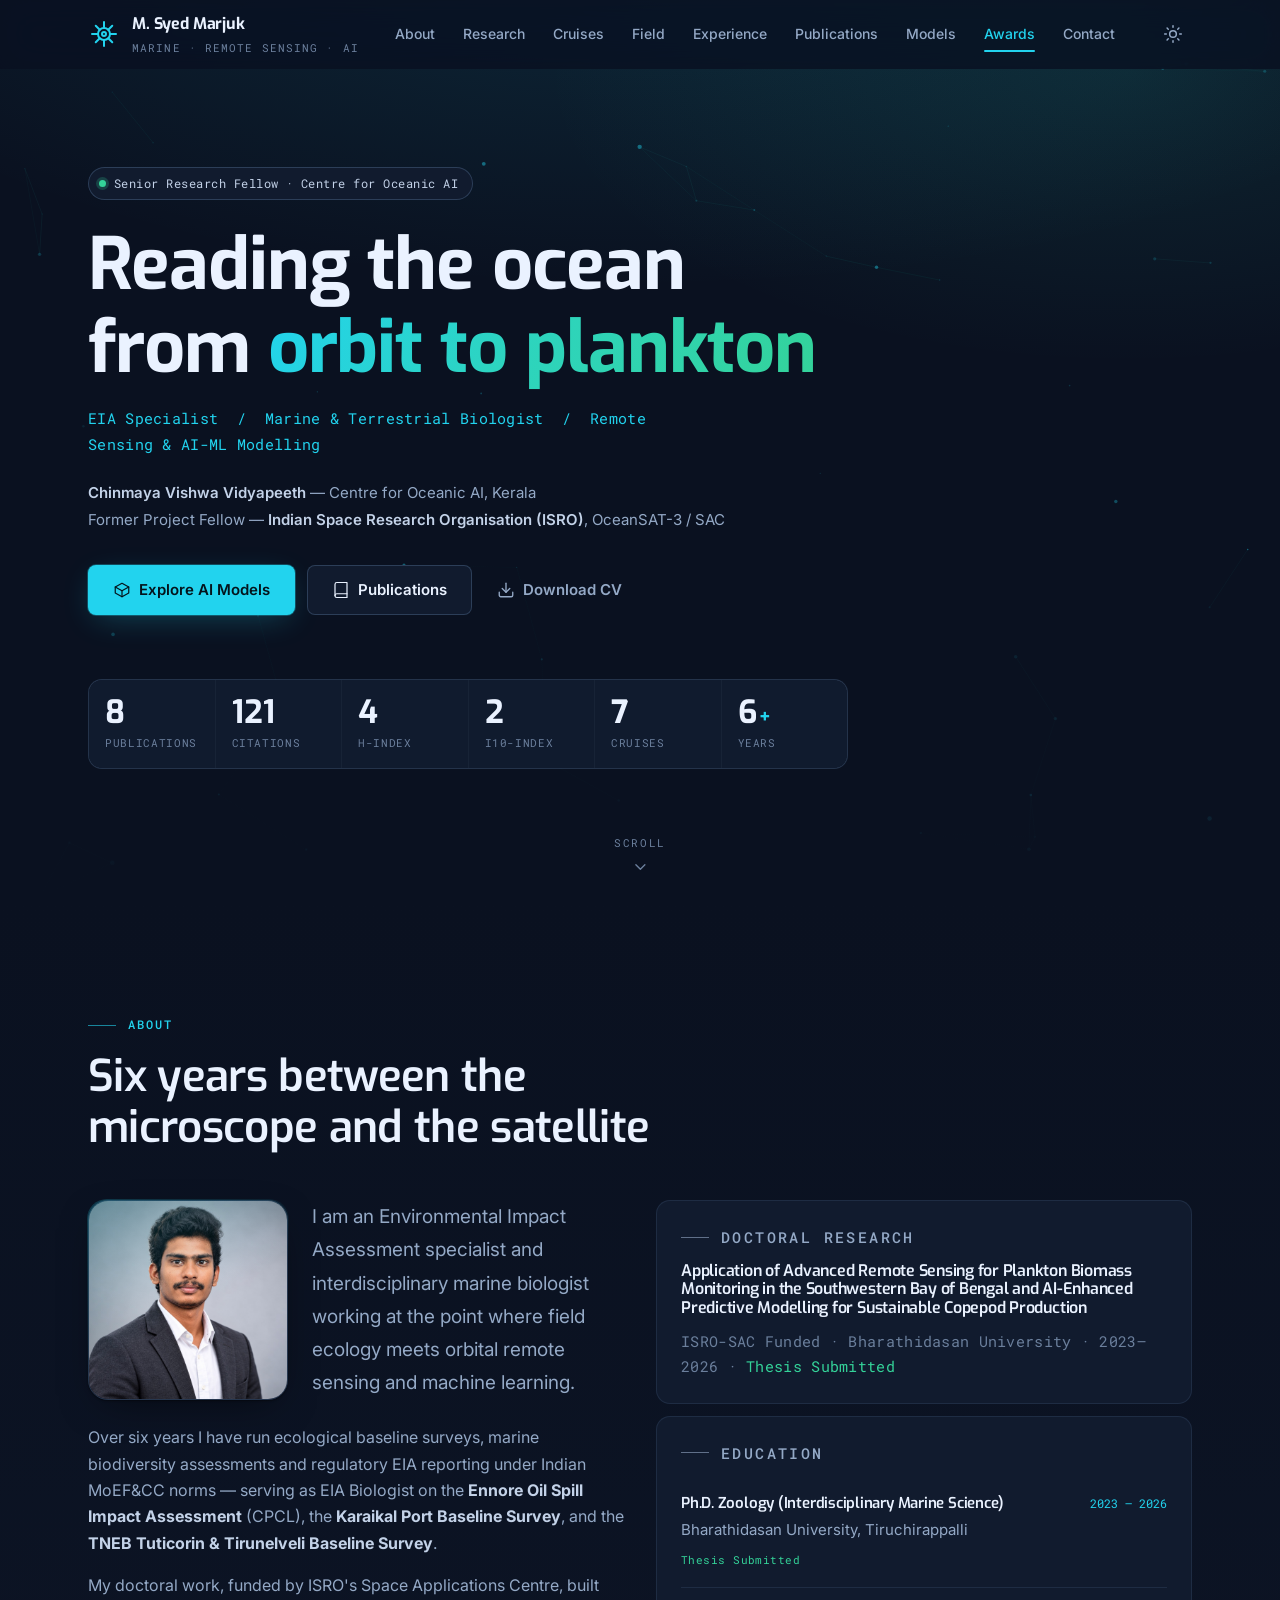
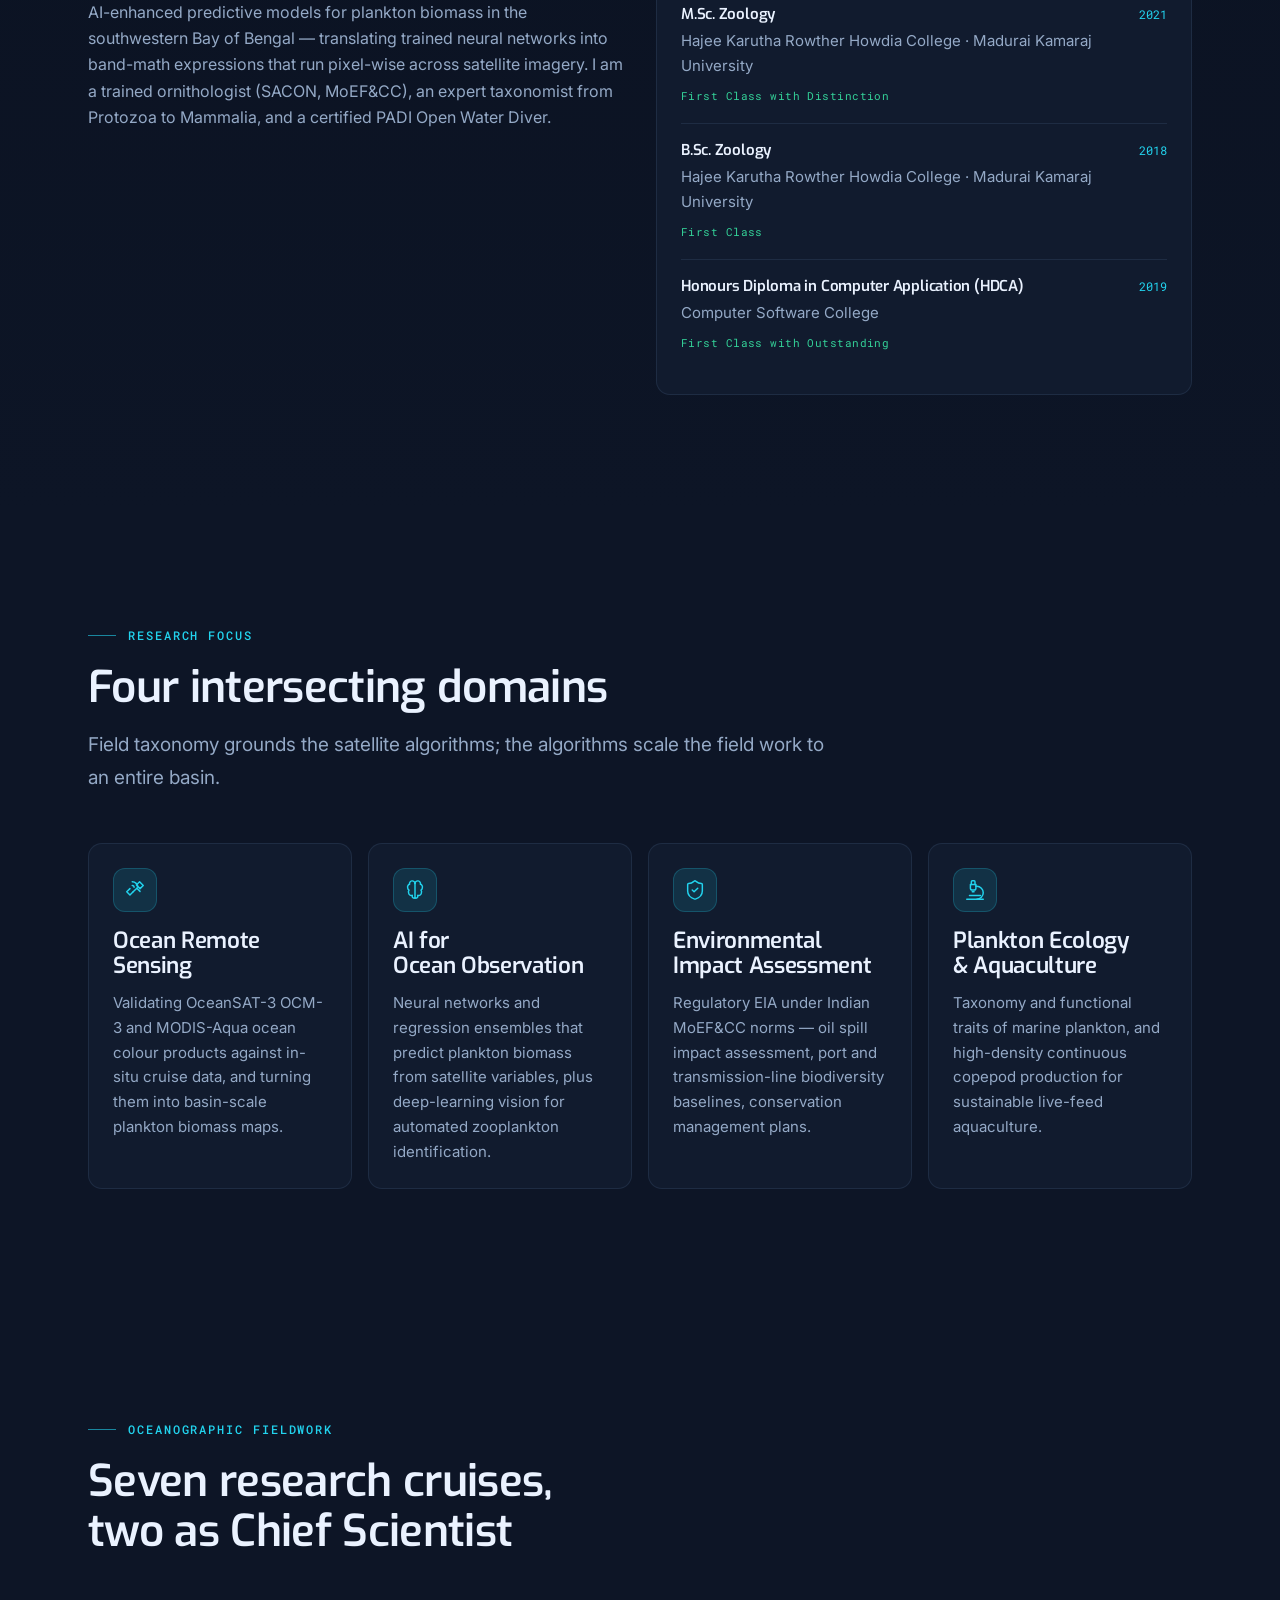
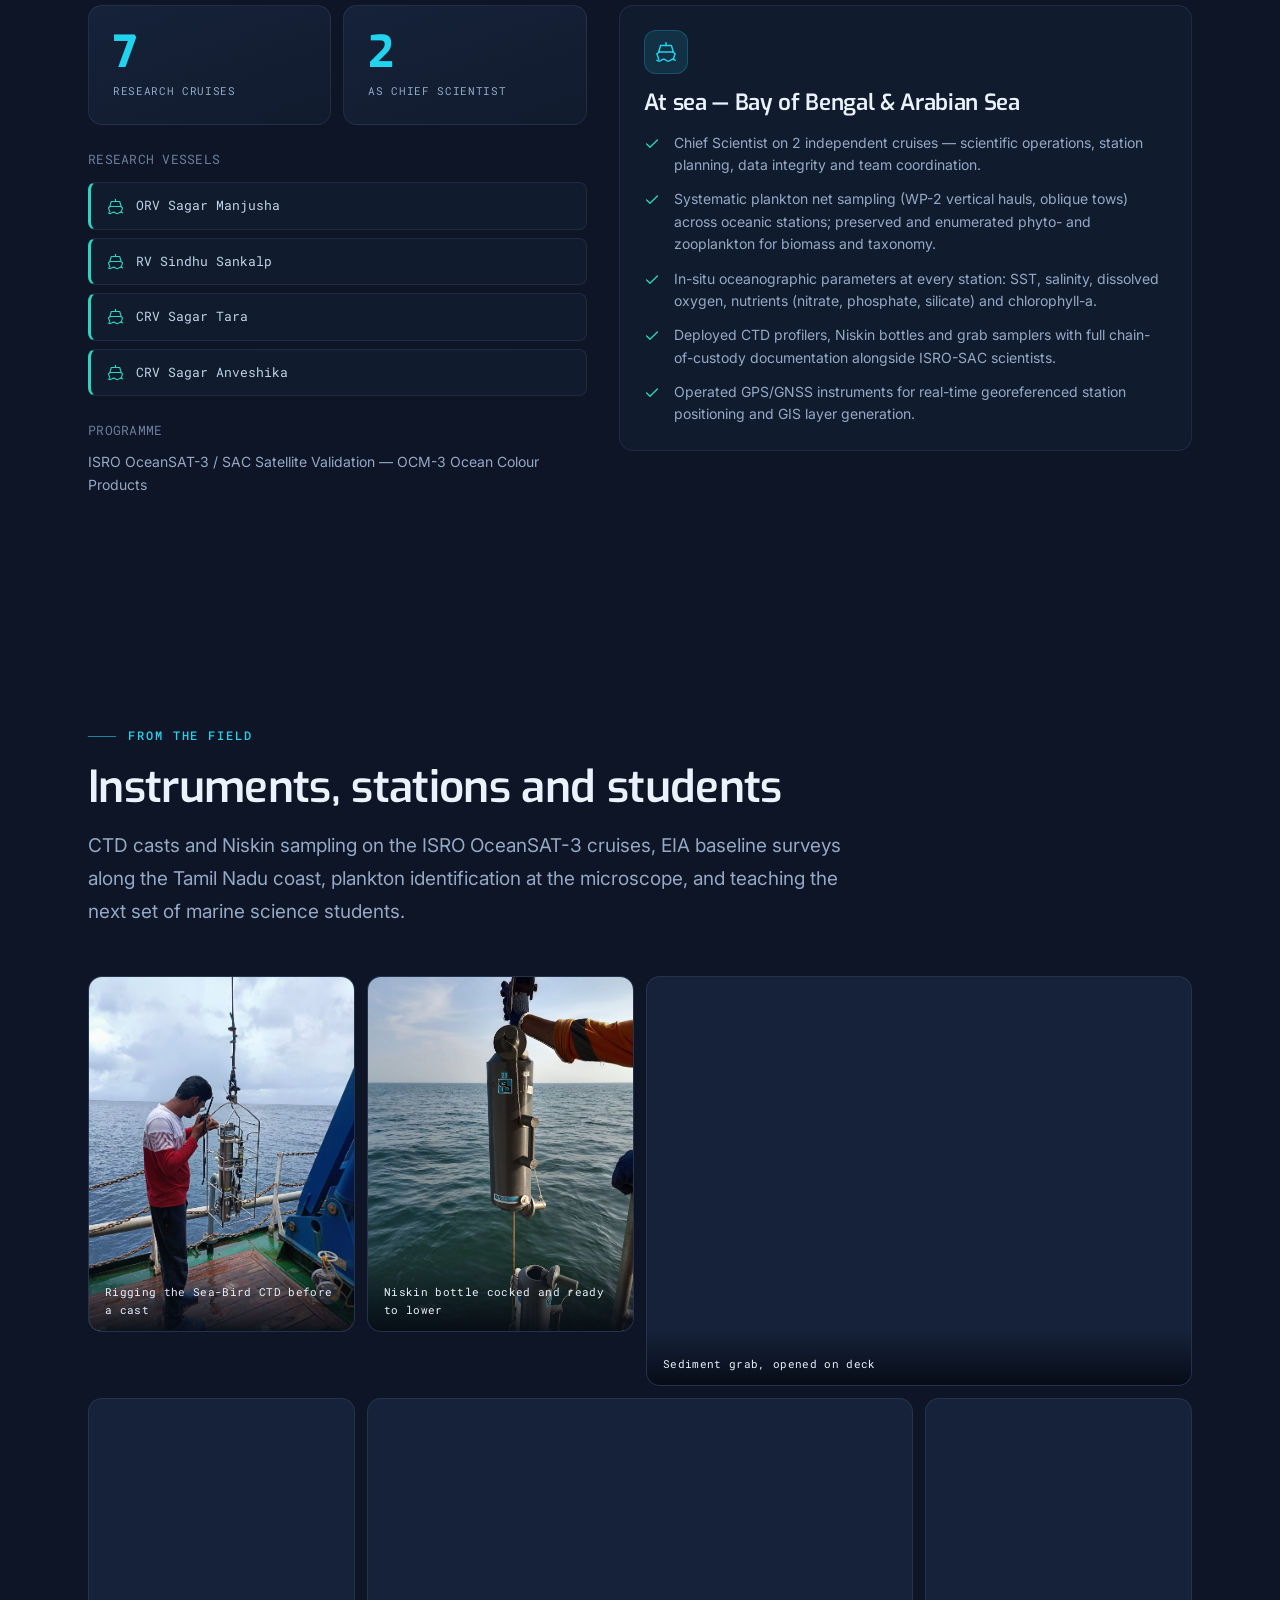
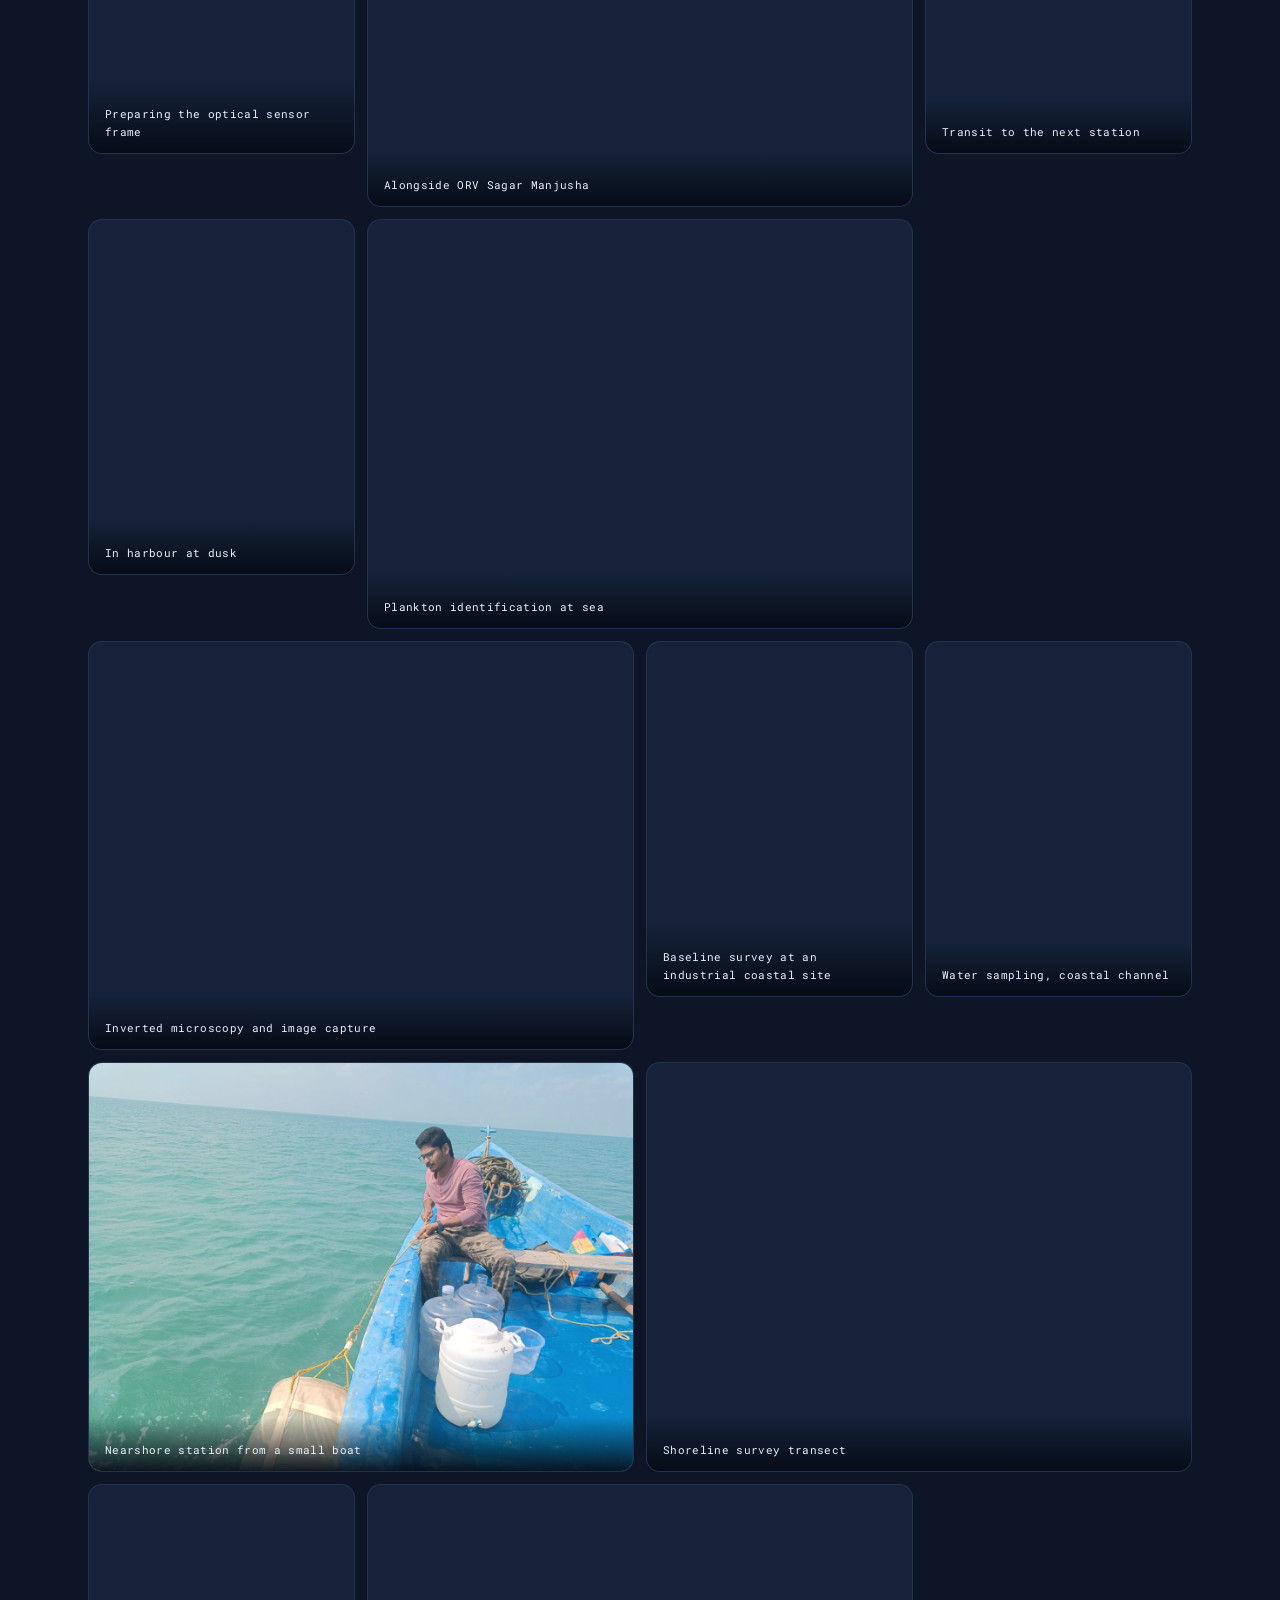
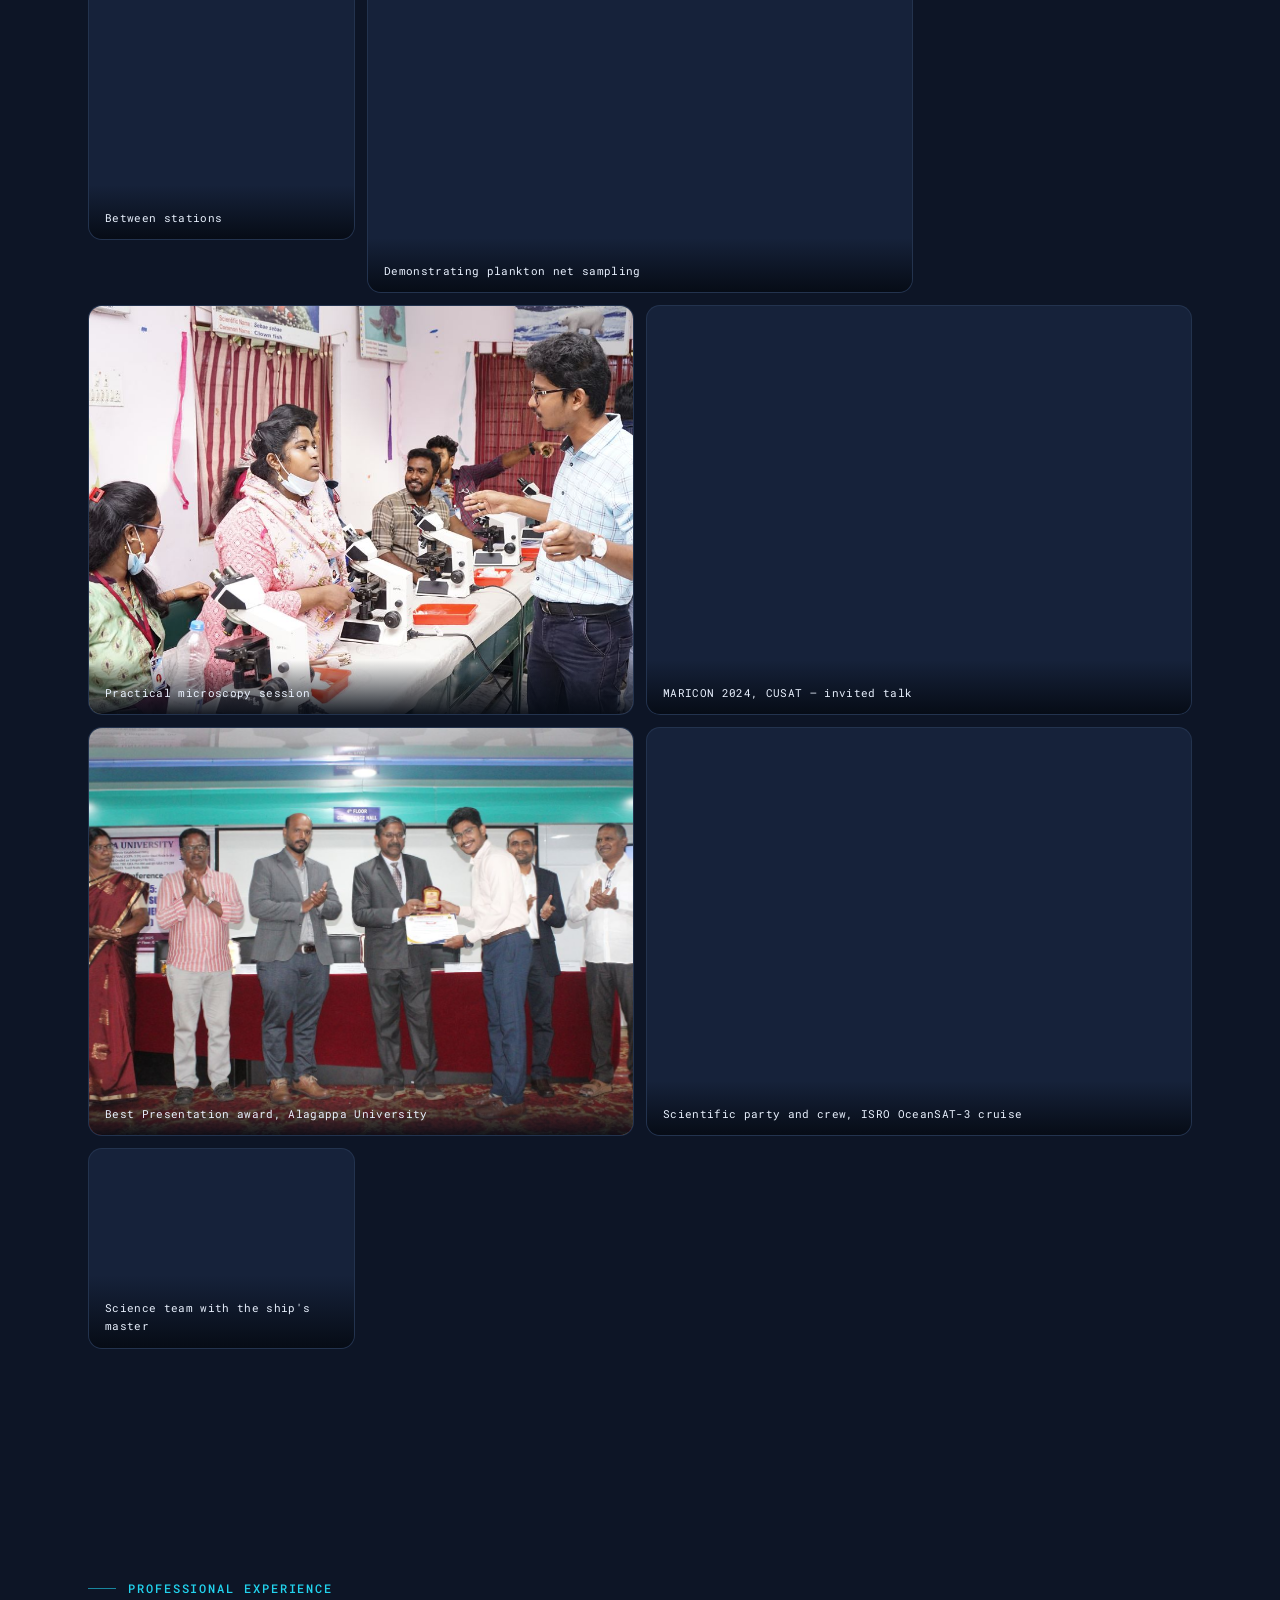
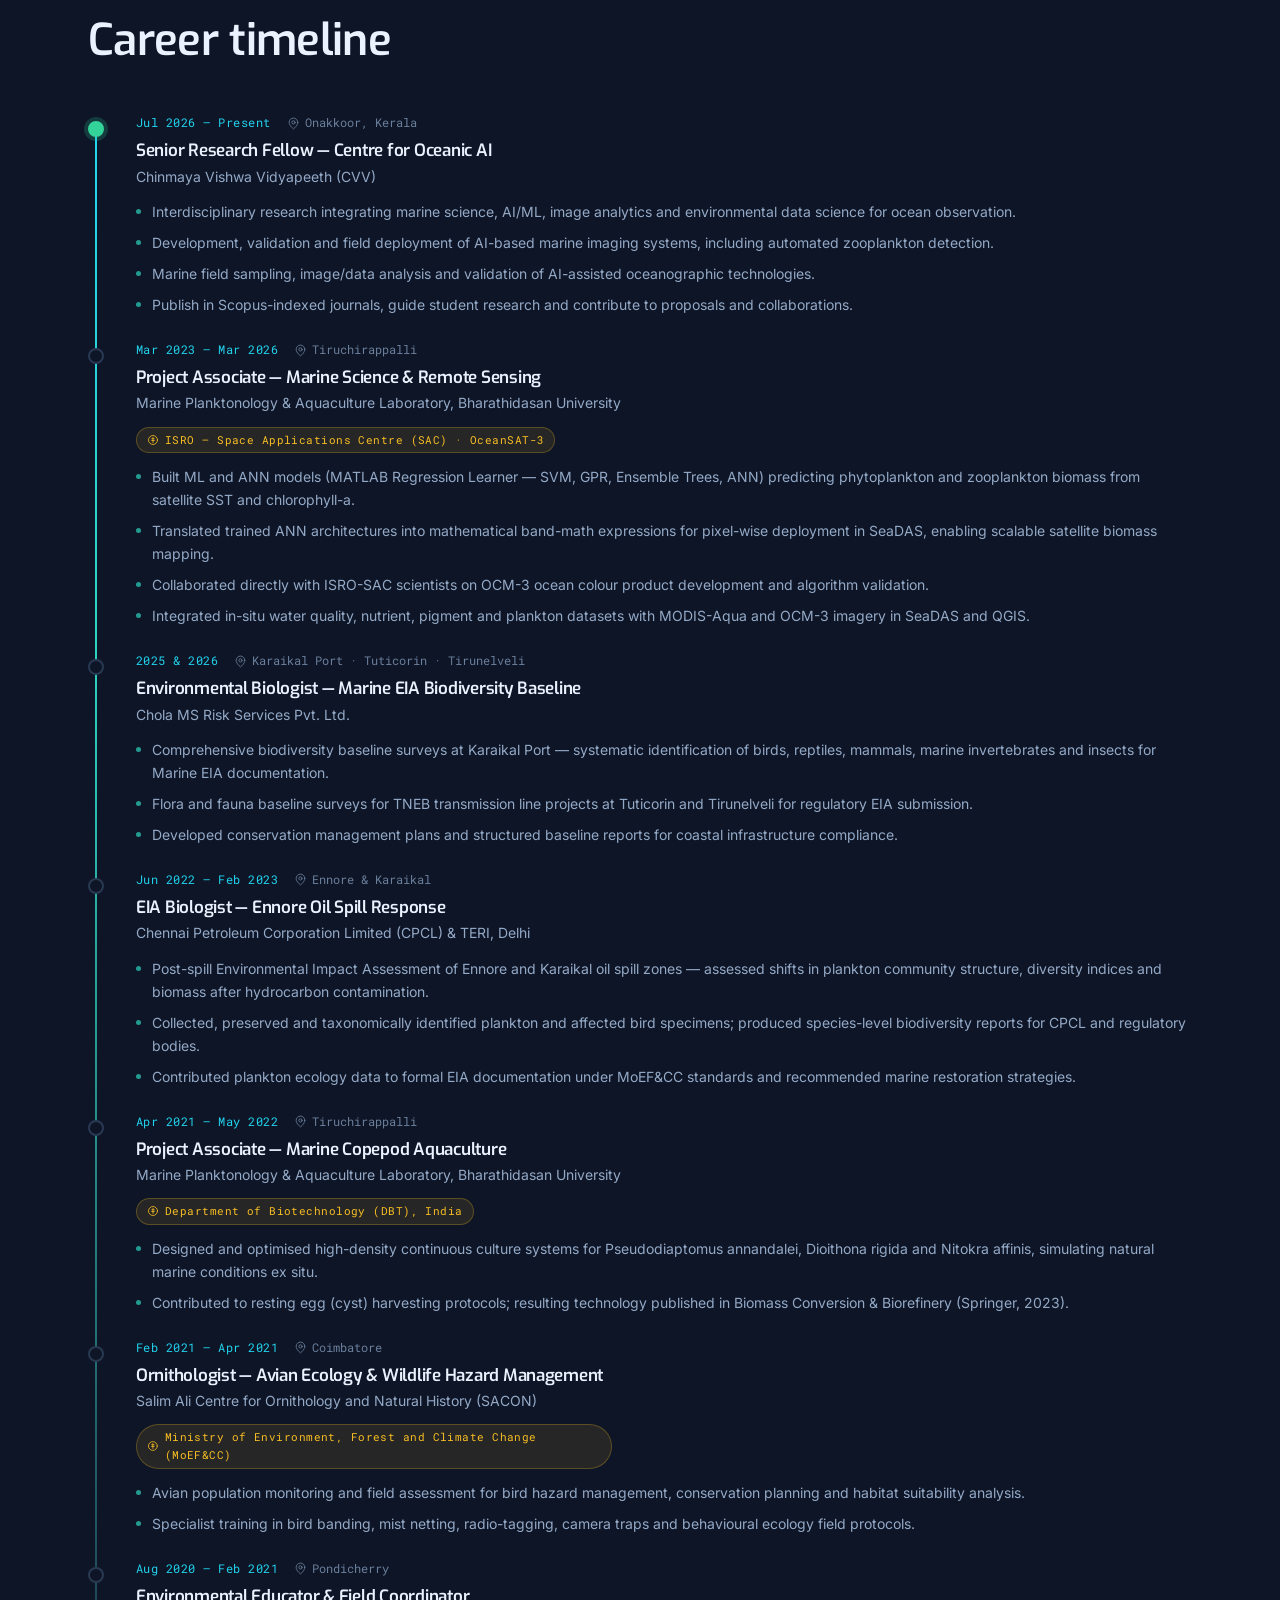
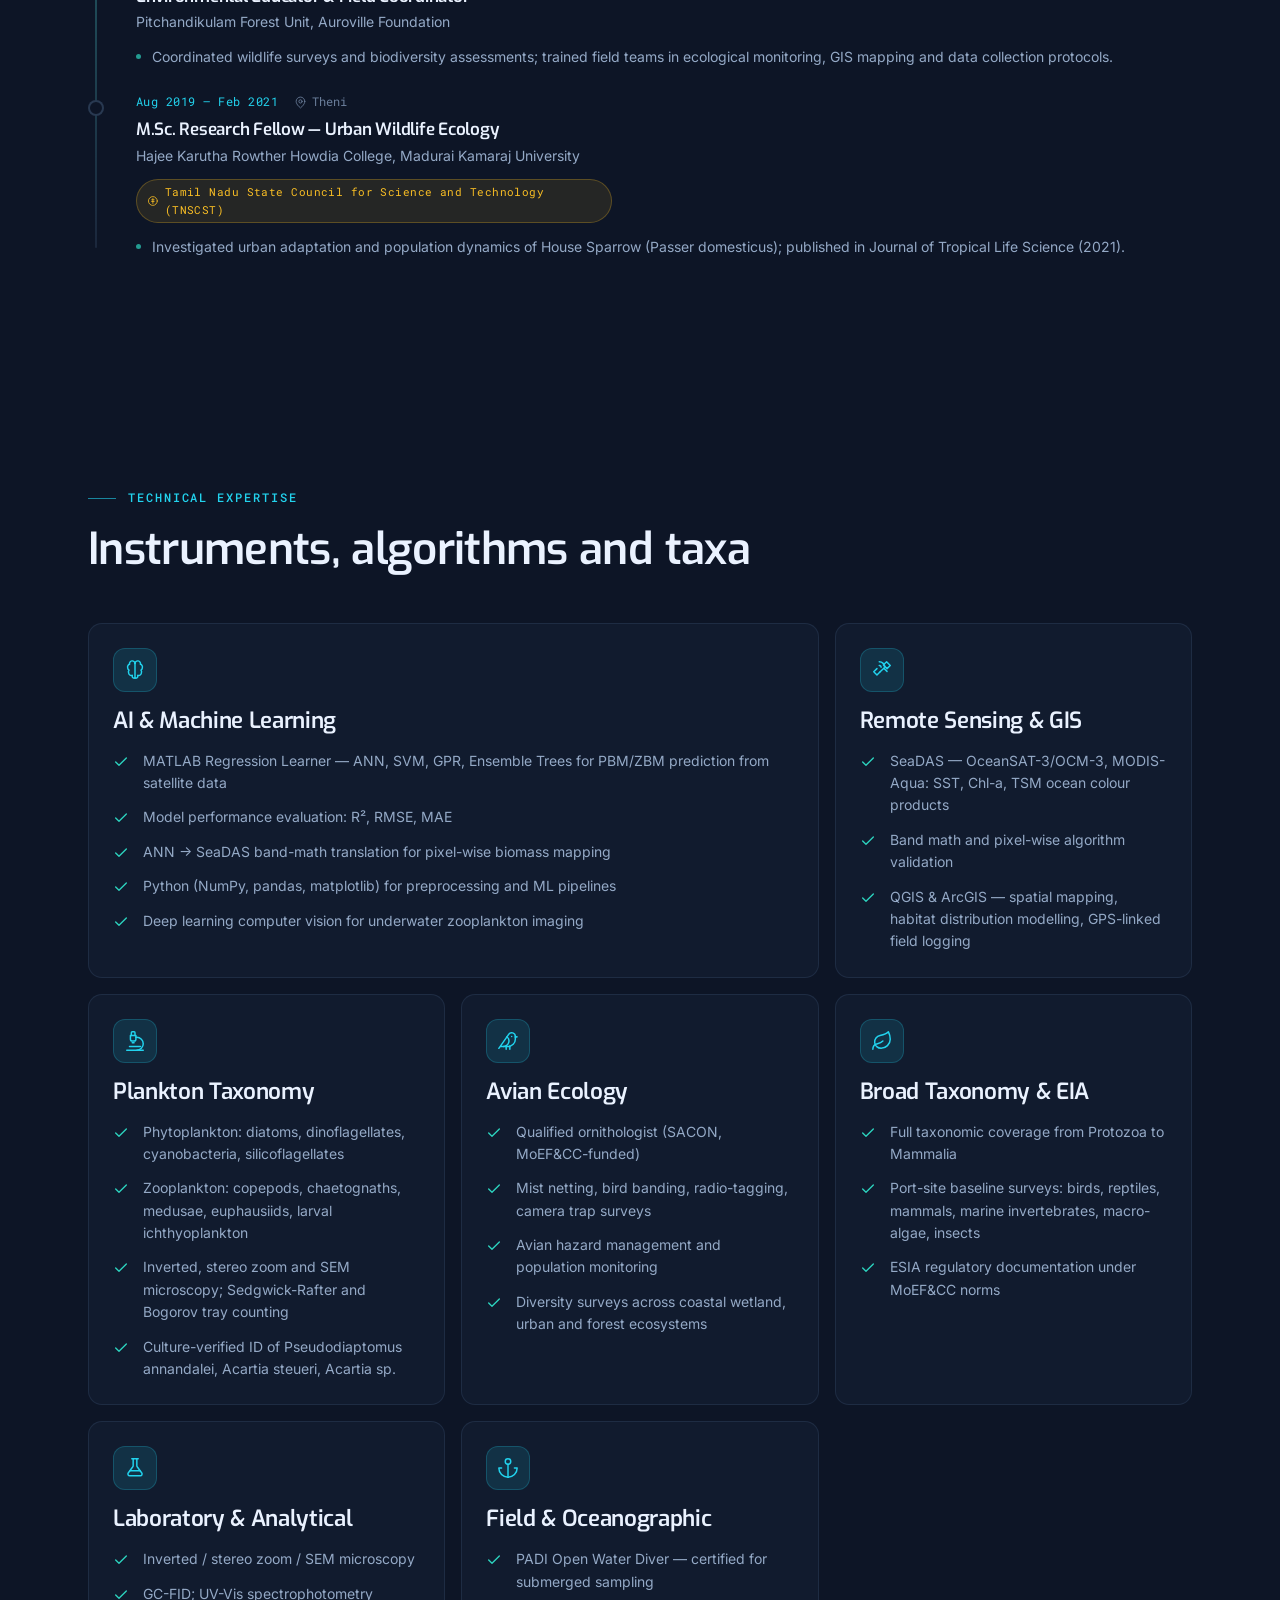
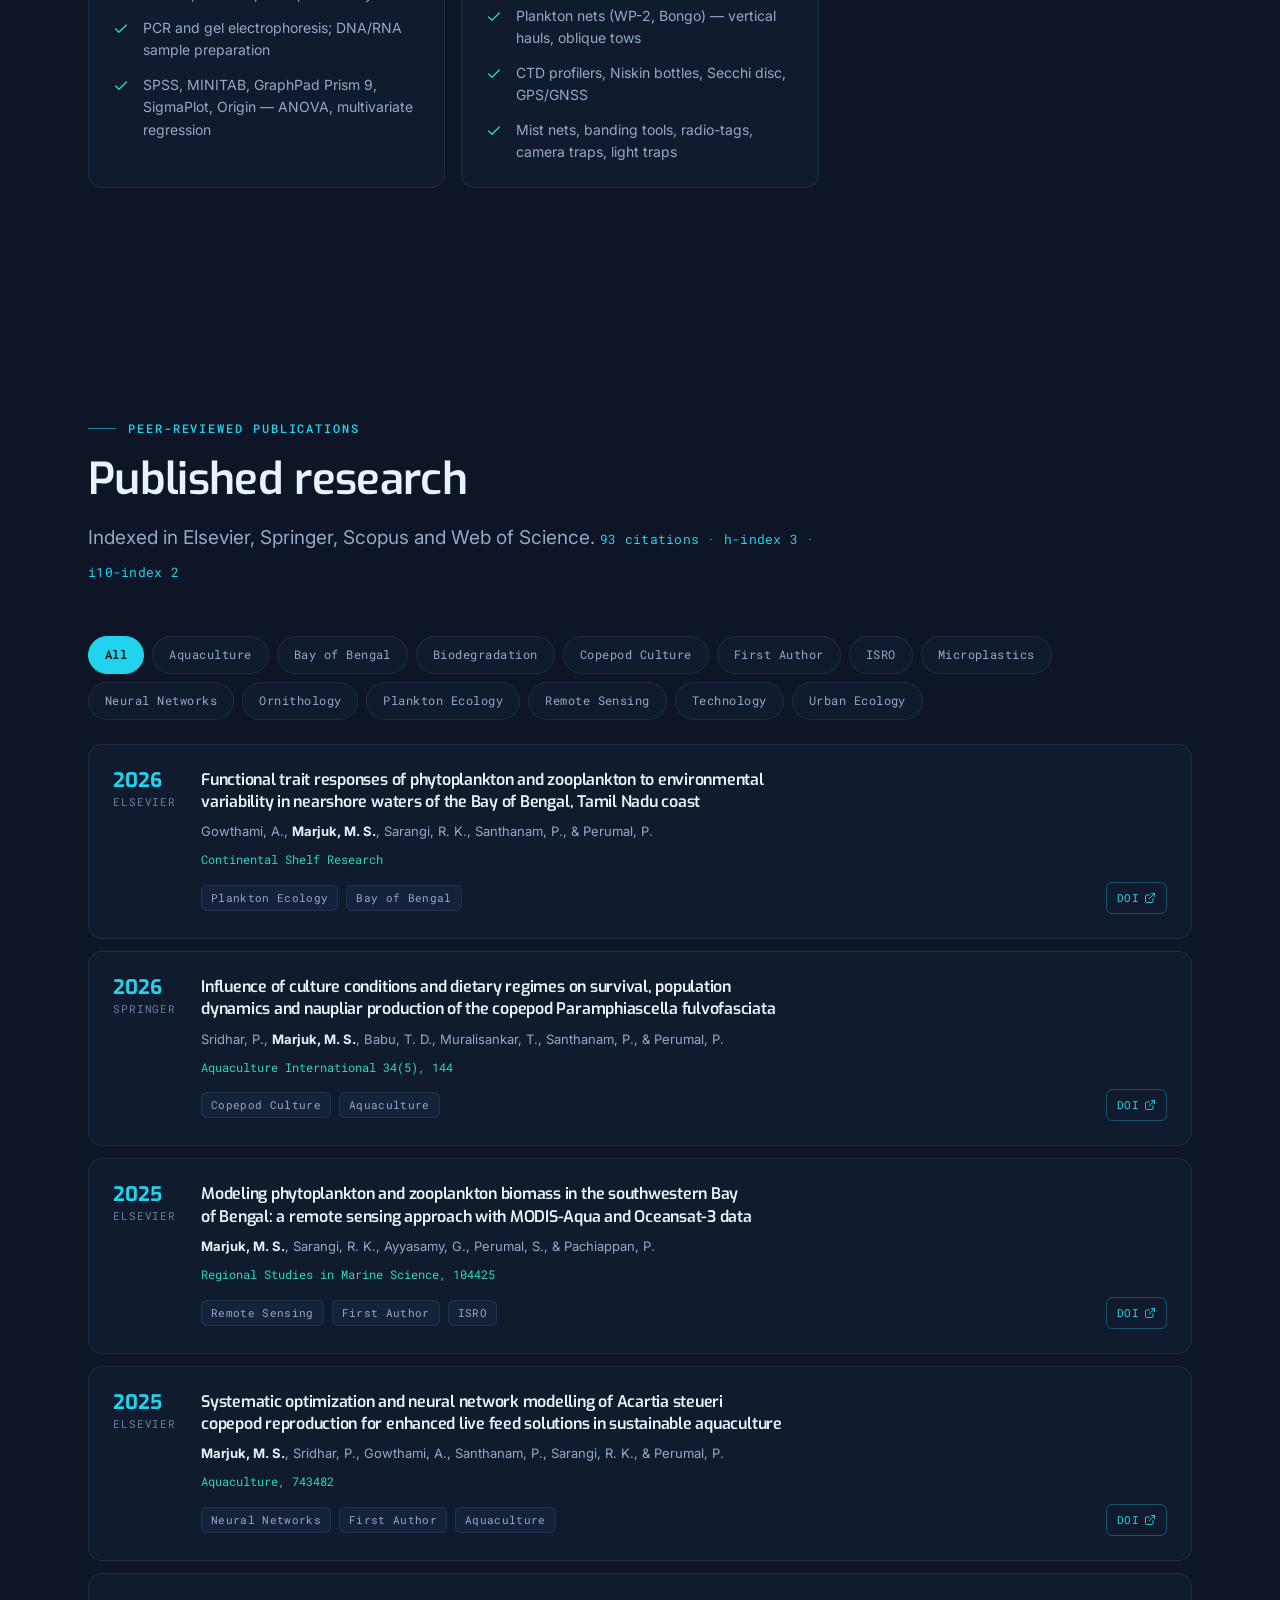
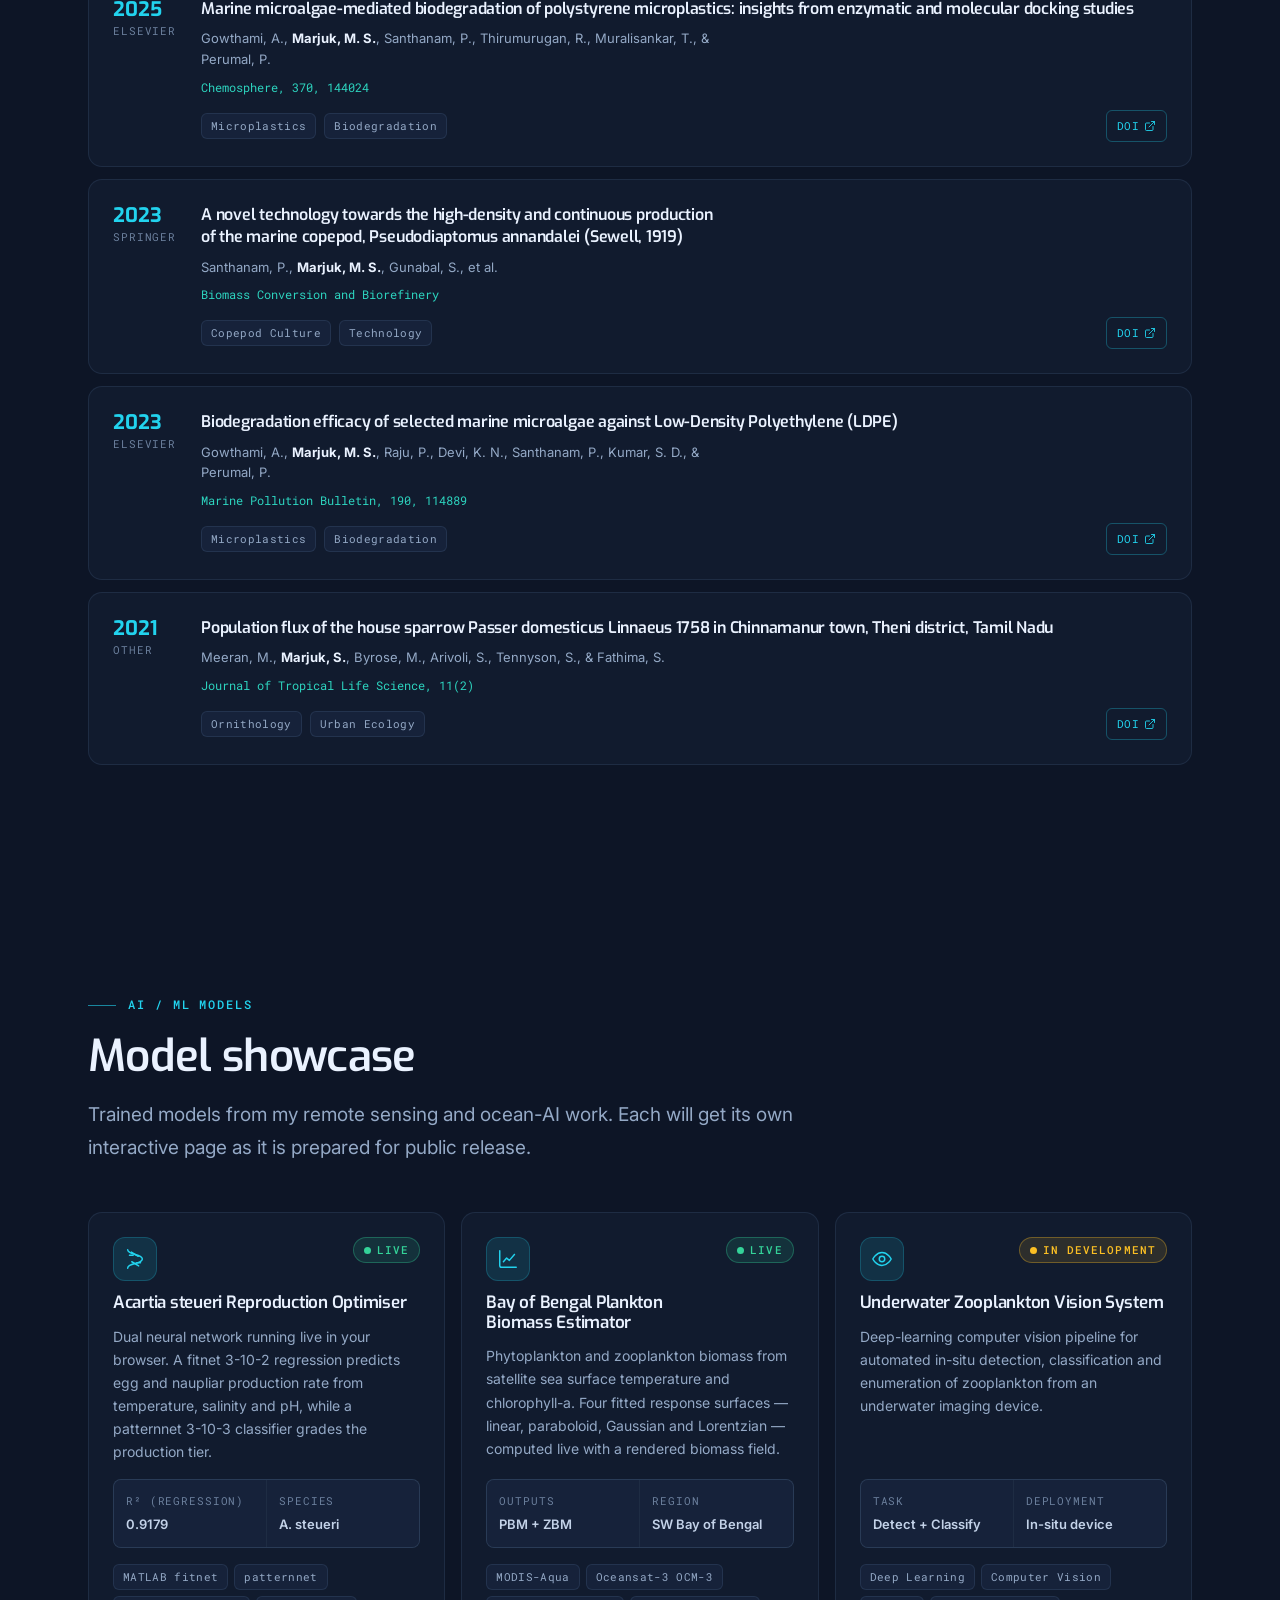
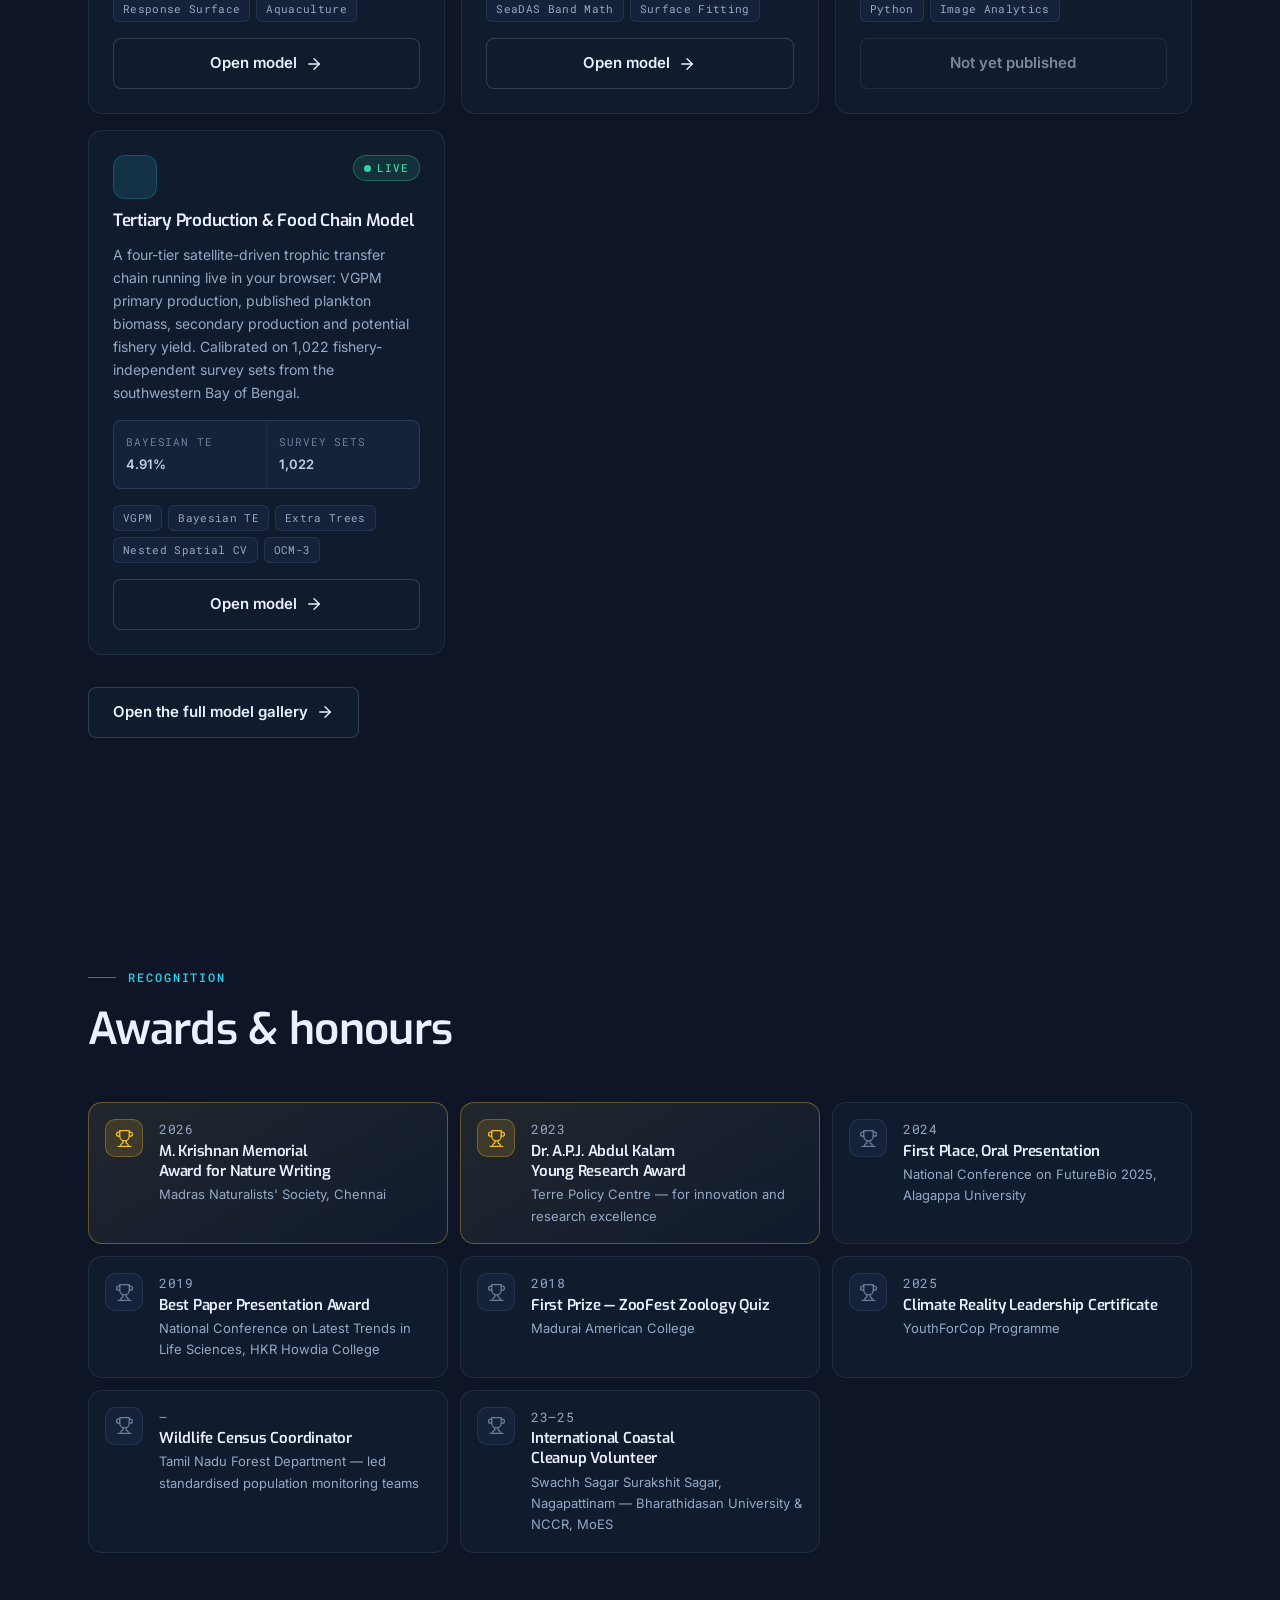
<file: index.html>
<!DOCTYPE html>
<html lang="en" data-theme="dark">
<head>
<meta charset="UTF-8">
<meta name="viewport" content="width=device-width, initial-scale=1">
<title>M. Syed Marjuk — Marine Biologist, Remote Sensing &amp; AI/ML Researcher</title>

<meta name="description" content="M. Syed Marjuk — EIA Specialist, Marine &amp; Terrestrial Biologist, and Remote Sensing / AI-ML researcher. ISRO OceanSAT-3 project fellow with 8 peer-reviewed publications, 93 citations and 7 oceanographic research cruises in the Bay of Bengal and Arabian Sea.">
<meta name="author" content="M. Syed Marjuk">
<meta name="keywords" content="marine biologist, EIA specialist, remote sensing, ocean colour, OceanSAT-3, ISRO, plankton biomass, machine learning, zooplankton, copepod aquaculture, Bay of Bengal">
<link rel="canonical" href="https://syedmarjuk.netlify.app/">

<!-- Open Graph / social preview -->
<meta property="og:type" content="website">
<meta property="og:url" content="https://syedmarjuk.netlify.app/">
<meta property="og:title" content="M. Syed Marjuk — Marine Biologist &amp; Ocean AI Researcher">
<meta property="og:description" content="EIA Specialist · Marine Biologist · Remote Sensing &amp; AI-ML Modelling. 8 publications, 93 citations, 7 research cruises.">
<meta property="og:image" content="https://syedmarjuk.netlify.app/assets/img/og-image.jpg">
<meta name="twitter:card" content="summary_large_image">

<!-- Theme + icon -->
<meta name="theme-color" content="#0A1120" media="(prefers-color-scheme: dark)">
<meta name="theme-color" content="#F6F9FC" media="(prefers-color-scheme: light)">
<link rel="icon" href="data:image/svg+xml,%3Csvg xmlns='http://www.w3.org/2000/svg' viewBox='0 0 32 32'%3E%3Ctext y='25' x='2' font-size='24'%3E%F0%9F%94%AC%3C/text%3E%3C/svg%3E">

<!-- Fonts -->
<link rel="preconnect" href="https://fonts.googleapis.com">
<link rel="preconnect" href="https://fonts.gstatic.com" crossorigin>
<link href="https://fonts.googleapis.com/css2?family=Exo:wght@400;500;600;700&family=Inter:wght@400;500;600;700&family=Roboto+Mono:wght@400;500&display=swap" rel="stylesheet">

<link rel="stylesheet" href="assets/css/style.css">

<!-- Structured data for Google Scholar / search -->
<script type="application/ld+json">
{
  "@context": "https://schema.org",
  "@type": "Person",
  "name": "M. Syed Marjuk",
  "givenName": "Syed Marjuk",
  "jobTitle": "Senior Research Fellow — Centre for Oceanic AI",
  "email": "1syedmarjuk@gmail.com",
  "url": "https://syedmarjuk.netlify.app/",
  "identifier": "https://orcid.org/0000-0002-0834-3177",
  "affiliation": { "@type": "Organization", "name": "Chinmaya Vishwa Vidyapeeth (CVV)" },
  "alumniOf": { "@type": "CollegeOrUniversity", "name": "Bharathidasan University, Tiruchirappalli" },
  "knowsAbout": ["Marine Biology","Environmental Impact Assessment","Ocean Remote Sensing","Machine Learning","Plankton Taxonomy","Ornithology","Aquaculture"],
  "sameAs": [
    "https://orcid.org/0000-0002-0834-3177",
    "https://scholar.google.com/citations?user=DEwoDzcAAAAJ&hl=en"
  ]
}
</script>
</head>

<body>
<a class="skip-link" href="#main">Skip to main content</a>

<!-- ============ SVG ICON SPRITE (hidden) ============ -->
<svg width="0" height="0" style="position:absolute" aria-hidden="true" focusable="false">
  <defs>
    <g id="i-base" fill="none" stroke="currentColor" stroke-width="1.6" stroke-linecap="round" stroke-linejoin="round"></g>
  </defs>

  <symbol id="ic-wave" viewBox="0 0 24 24" fill="none" stroke="currentColor" stroke-width="1.6" stroke-linecap="round" stroke-linejoin="round">
    <path d="M2 8c2.5 0 3-2 5-2s2.5 2 5 2 3-2 5-2 2.5 2 5 2"/>
    <path d="M2 14c2.5 0 3-2 5-2s2.5 2 5 2 3-2 5-2 2.5 2 5 2"/>
    <path d="M2 20c2.5 0 3-2 5-2s2.5 2 5 2 3-2 5-2 2.5 2 5 2"/>
  </symbol>

  <symbol id="ic-satellite" viewBox="0 0 24 24" fill="none" stroke="currentColor" stroke-width="1.6" stroke-linecap="round" stroke-linejoin="round">
    <path d="M6.5 10.5 3 14l3.5 3.5L10 14"/>
    <path d="m10 14 4-4"/>
    <path d="M13.5 6.5 17 3l4 4-3.5 3.5z"/>
    <path d="m14 10 3.5 3.5"/>
    <path d="M9 3a6 6 0 0 1 6 6"/>
    <path d="M9 7a2 2 0 0 1 2 2"/>
  </symbol>

  <symbol id="ic-brain" viewBox="0 0 24 24" fill="none" stroke="currentColor" stroke-width="1.6" stroke-linecap="round" stroke-linejoin="round">
    <path d="M12 5a3 3 0 1 0-5.9.8A3 3 0 0 0 4 9.5a3 3 0 0 0 1.5 2.6A3 3 0 0 0 5 15a3 3 0 0 0 4 2.8V19a2 2 0 0 0 3 1.7"/>
    <path d="M12 5a3 3 0 1 1 5.9.8A3 3 0 0 1 20 9.5a3 3 0 0 1-1.5 2.6A3 3 0 0 1 19 15a3 3 0 0 1-4 2.8V19a2 2 0 0 1-3 1.7"/>
    <path d="M12 5v15.7"/>
  </symbol>

  <symbol id="ic-microscope" viewBox="0 0 24 24" fill="none" stroke="currentColor" stroke-width="1.6" stroke-linecap="round" stroke-linejoin="round">
    <path d="M6 18h12"/><path d="M3 22h18"/>
    <path d="M14 22a7 7 0 1 0 0-14h-1"/>
    <path d="M9 14h2"/>
    <path d="M9 12a2 2 0 0 1-2-2V6h6v4a2 2 0 0 1-2 2z"/>
    <path d="M12 6V3a1 1 0 0 0-1-1H9a1 1 0 0 0-1 1v3"/>
  </symbol>

  <symbol id="ic-shield" viewBox="0 0 24 24" fill="none" stroke="currentColor" stroke-width="1.6" stroke-linecap="round" stroke-linejoin="round">
    <path d="M20 13c0 5-3.5 7.5-7.7 8.9a1 1 0 0 1-.6 0C7.5 20.5 4 18 4 13V6a1 1 0 0 1 1-1c2 0 4.5-1.2 6.2-2.7a1 1 0 0 1 1.5 0C14.5 3.8 17 5 19 5a1 1 0 0 1 1 1z"/>
    <path d="m9 12 2 2 4-4"/>
  </symbol>

  <symbol id="ic-bird" viewBox="0 0 24 24" fill="none" stroke="currentColor" stroke-width="1.6" stroke-linecap="round" stroke-linejoin="round">
    <path d="M16 7h.01"/>
    <path d="M3.4 18H12a8 8 0 0 0 8-8V7a4 4 0 0 0-7.28-2.3L2 20"/>
    <path d="m20 7 2 .5-2 .5"/>
    <path d="M10 18v3"/><path d="M14 17.75V21"/>
    <path d="M7 18a6 6 0 0 0 3.84-10.61"/>
  </symbol>

  <symbol id="ic-leaf" viewBox="0 0 24 24" fill="none" stroke="currentColor" stroke-width="1.6" stroke-linecap="round" stroke-linejoin="round">
    <path d="M11 20A7 7 0 0 1 9.8 6.1C15.5 5 17 4.48 19 2c1 2 2 4.18 2 8 0 5.5-4.78 10-10 10z"/>
    <path d="M2 21c0-3 1.85-5.36 5.08-6C9.5 14.52 12 13 13 12"/>
  </symbol>

  <symbol id="ic-flask" viewBox="0 0 24 24" fill="none" stroke="currentColor" stroke-width="1.6" stroke-linecap="round" stroke-linejoin="round">
    <path d="M10 2v7.5a2 2 0 0 1-.4 1.2L4.6 17.4A2 2 0 0 0 6.2 20.5h11.6a2 2 0 0 0 1.6-3.1l-5-6.7a2 2 0 0 1-.4-1.2V2"/>
    <path d="M8.5 2h7"/><path d="M6.5 15h11"/>
  </symbol>

  <symbol id="ic-anchor" viewBox="0 0 24 24" fill="none" stroke="currentColor" stroke-width="1.6" stroke-linecap="round" stroke-linejoin="round">
    <circle cx="12" cy="5" r="3"/><path d="M12 22V8"/>
    <path d="M5 12H2a10 10 0 0 0 20 0h-3"/>
  </symbol>

  <symbol id="ic-ship" viewBox="0 0 24 24" fill="none" stroke="currentColor" stroke-width="1.6" stroke-linecap="round" stroke-linejoin="round">
    <path d="M2 21c.6.5 1.2 1 2.5 1 2.5 0 2.5-2 5-2 2.6 0 2.4 2 5 2 2.5 0 2.5-2 5-2 1.3 0 1.9.5 2.5 1"/>
    <path d="M19.4 12 22 14l-2.2 6.1"/>
    <path d="M4.6 12 2 14l2.2 6.1"/>
    <path d="M4 12h16l-2-7H6z"/>
    <path d="M12 5V2"/>
  </symbol>

  <symbol id="ic-chart" viewBox="0 0 24 24" fill="none" stroke="currentColor" stroke-width="1.6" stroke-linecap="round" stroke-linejoin="round">
    <path d="M3 3v16a2 2 0 0 0 2 2h16"/>
    <path d="m7 15 3.5-4 3 2.5L19 7"/>
  </symbol>

  <symbol id="ic-eye" viewBox="0 0 24 24" fill="none" stroke="currentColor" stroke-width="1.6" stroke-linecap="round" stroke-linejoin="round">
    <path d="M2 12s3.6-7 10-7 10 7 10 7-3.6 7-10 7-10-7-10-7z"/>
    <circle cx="12" cy="12" r="3"/>
  </symbol>

  <symbol id="ic-dna" viewBox="0 0 24 24" fill="none" stroke="currentColor" stroke-width="1.6" stroke-linecap="round" stroke-linejoin="round">
    <path d="M4 2c0 6 16 4 16 10S4 16 4 22"/>
    <path d="M8 4.5 15.5 9"/><path d="M8.5 15 16 19.5"/>
    <path d="M6 8h4"/><path d="M14 16h4"/>
  </symbol>

  <symbol id="ic-book" viewBox="0 0 24 24" fill="none" stroke="currentColor" stroke-width="1.6" stroke-linecap="round" stroke-linejoin="round">
    <path d="M4 19.5A2.5 2.5 0 0 1 6.5 17H20"/>
    <path d="M6.5 2H20v20H6.5A2.5 2.5 0 0 1 4 19.5v-15A2.5 2.5 0 0 1 6.5 2z"/>
  </symbol>

  <symbol id="ic-trophy" viewBox="0 0 24 24" fill="none" stroke="currentColor" stroke-width="1.6" stroke-linecap="round" stroke-linejoin="round">
    <path d="M6 9H4.5a2.5 2.5 0 0 1 0-5H6"/>
    <path d="M18 9h1.5a2.5 2.5 0 0 0 0-5H18"/>
    <path d="M4 22h16"/>
    <path d="M10 14.7V17c0 .6-.4 1-.8 1.2C8 18.6 7 19.4 7 22"/>
    <path d="M14 14.7V17c0 .6.4 1 .8 1.2C16 18.6 17 19.4 17 22"/>
    <path d="M18 2H6v7a6 6 0 0 0 12 0z"/>
  </symbol>

  <symbol id="ic-check" viewBox="0 0 24 24" fill="none" stroke="currentColor" stroke-width="2" stroke-linecap="round" stroke-linejoin="round">
    <path d="M20 6 9 17l-5-5"/>
  </symbol>

  <symbol id="ic-mail" viewBox="0 0 24 24" fill="none" stroke="currentColor" stroke-width="1.6" stroke-linecap="round" stroke-linejoin="round">
    <rect width="20" height="16" x="2" y="4" rx="2"/>
    <path d="m2 7 8.9 6.2a2 2 0 0 0 2.2 0L22 7"/>
  </symbol>

  <symbol id="ic-linkedin" viewBox="0 0 24 24" fill="none" stroke="currentColor" stroke-width="1.6" stroke-linecap="round" stroke-linejoin="round">
    <path d="M16 8a6 6 0 0 1 6 6v7h-4v-7a2 2 0 0 0-4 0v7h-4v-7a6 6 0 0 1 6-6z"/>
    <rect width="4" height="12" x="2" y="9"/><circle cx="4" cy="4" r="2"/>
  </symbol>

  <symbol id="ic-id" viewBox="0 0 24 24" fill="none" stroke="currentColor" stroke-width="1.6" stroke-linecap="round" stroke-linejoin="round">
    <circle cx="12" cy="12" r="10"/>
    <path d="M8 8.5h.01"/><path d="M8 12v4.5"/>
    <path d="M12 16.5V12h1.5a2.25 2.25 0 0 1 0 4.5z"/>
  </symbol>

  <symbol id="ic-cap" viewBox="0 0 24 24" fill="none" stroke="currentColor" stroke-width="1.6" stroke-linecap="round" stroke-linejoin="round">
    <path d="M22 9 12 5 2 9l10 4z"/>
    <path d="M6 10.6V16c0 1.7 2.7 3 6 3s6-1.3 6-3v-5.4"/>
    <path d="M22 9v6"/>
  </symbol>

  <symbol id="ic-ext" viewBox="0 0 24 24" fill="none" stroke="currentColor" stroke-width="1.8" stroke-linecap="round" stroke-linejoin="round">
    <path d="M15 3h6v6"/><path d="M10 14 21 3"/>
    <path d="M18 13v6a2 2 0 0 1-2 2H5a2 2 0 0 1-2-2V8a2 2 0 0 1 2-2h6"/>
  </symbol>

  <symbol id="ic-download" viewBox="0 0 24 24" fill="none" stroke="currentColor" stroke-width="1.8" stroke-linecap="round" stroke-linejoin="round">
    <path d="M21 15v4a2 2 0 0 1-2 2H5a2 2 0 0 1-2-2v-4"/>
    <path d="m7 10 5 5 5-5"/><path d="M12 15V3"/>
  </symbol>

  <symbol id="ic-arrow" viewBox="0 0 24 24" fill="none" stroke="currentColor" stroke-width="1.8" stroke-linecap="round" stroke-linejoin="round">
    <path d="M5 12h14"/><path d="m12 5 7 7-7 7"/>
  </symbol>

  <symbol id="ic-down" viewBox="0 0 24 24" fill="none" stroke="currentColor" stroke-width="1.8" stroke-linecap="round" stroke-linejoin="round">
    <path d="m6 9 6 6 6-6"/>
  </symbol>

  <symbol id="ic-pin" viewBox="0 0 24 24" fill="none" stroke="currentColor" stroke-width="1.6" stroke-linecap="round" stroke-linejoin="round">
    <path d="M20 10c0 6-8 12-8 12s-8-6-8-12a8 8 0 0 1 16 0z"/>
    <circle cx="12" cy="10" r="3"/>
  </symbol>

  <symbol id="ic-fund" viewBox="0 0 24 24" fill="none" stroke="currentColor" stroke-width="1.6" stroke-linecap="round" stroke-linejoin="round">
    <circle cx="12" cy="12" r="9"/>
    <path d="M12 7v10"/><path d="M9.5 9.5h5"/><path d="M9.5 13h5"/>
  </symbol>

  <symbol id="ic-menu" viewBox="0 0 24 24" fill="none" stroke="currentColor" stroke-width="2" stroke-linecap="round">
    <path d="M4 7h16"/><path d="M4 12h16"/><path d="M4 17h16"/>
  </symbol>

  <symbol id="ic-close" viewBox="0 0 24 24" fill="none" stroke="currentColor" stroke-width="2" stroke-linecap="round">
    <path d="M18 6 6 18"/><path d="m6 6 12 12"/>
  </symbol>

  <symbol id="ic-sun" viewBox="0 0 24 24" fill="none" stroke="currentColor" stroke-width="1.8" stroke-linecap="round" stroke-linejoin="round">
    <circle cx="12" cy="12" r="4"/>
    <path d="M12 2v2"/><path d="M12 20v2"/><path d="m4.9 4.9 1.4 1.4"/>
    <path d="m17.7 17.7 1.4 1.4"/><path d="M2 12h2"/><path d="M20 12h2"/>
    <path d="m6.3 17.7-1.4 1.4"/><path d="m19.1 4.9-1.4 1.4"/>
  </symbol>

  <symbol id="ic-moon" viewBox="0 0 24 24" fill="none" stroke="currentColor" stroke-width="1.8" stroke-linecap="round" stroke-linejoin="round">
    <path d="M12 3a6 6 0 0 0 9 9 9 9 0 1 1-9-9z"/>
  </symbol>

  <symbol id="ic-cube" viewBox="0 0 24 24" fill="none" stroke="currentColor" stroke-width="1.6" stroke-linecap="round" stroke-linejoin="round">
    <path d="M21 8 12 3 3 8v8l9 5 9-5z"/>
    <path d="m3 8 9 5 9-5"/><path d="M12 21v-8"/>
  </symbol>

  <symbol id="ic-plankton" viewBox="0 0 24 24" fill="none" stroke="currentColor" stroke-width="1.5" stroke-linecap="round" stroke-linejoin="round">
    <circle cx="12" cy="12" r="4.5"/>
    <path d="M12 7.5V3"/><path d="M12 16.5V21"/>
    <path d="M7.5 12H3"/><path d="M16.5 12H21"/>
    <path d="m8.8 8.8-3-3"/><path d="m15.2 15.2 3 3"/>
    <path d="m15.2 8.8 3-3"/><path d="m8.8 15.2-3 3"/>
    <circle cx="12" cy="12" r="1.5"/>
  </symbol>
</svg>


<!-- ============ NAV ============ -->
<header class="nav" id="nav">
  <div class="nav-inner">
    <a href="#top" class="brand" aria-label="M. Syed Marjuk — home">
      <svg class="brand-mark" aria-hidden="true"><use href="#ic-plankton"></use></svg>
      <span>
        M. Syed Marjuk
        <small>Marine · Remote Sensing · AI</small>
      </span>
    </a>

    <nav class="nav-links" id="navLinks" aria-label="Main navigation">
      <a href="#about">About</a>
      <a href="#research">Research</a>
      <a href="#cruises">Cruises</a>
      <a href="#field">Field</a>
      <a href="#experience">Experience</a>
      <a href="#publications">Publications</a>
      <a href="#models">Models</a>
      <a href="#awards">Awards</a>
      <a href="#contact">Contact</a>
    </nav>

    <div class="nav-actions">
      <button class="icon-btn" id="themeBtn" type="button" aria-label="Switch to light theme">
        <svg aria-hidden="true"><use href="#ic-sun" id="themeIcon"></use></svg>
      </button>
      <button class="icon-btn nav-toggle" id="navToggle" type="button"
              aria-label="Open menu" aria-expanded="false" aria-controls="navLinks">
        <svg aria-hidden="true"><use href="#ic-menu" id="navToggleIcon"></use></svg>
      </button>
    </div>
  </div>
</header>


<main id="main">
<span id="top"></span>

<!-- ============ HERO ============ -->
<section class="hero">
  <canvas id="plankton" aria-hidden="true"></canvas>

  <div class="wrap hero-inner">
    <p class="hero-badge">
      <span class="dot pulse" aria-hidden="true"></span>
      Senior Research Fellow · Centre for Oceanic AI
    </p>

    <h1>
      Reading the ocean<br>
      from <span class="grad">orbit to plankton</span>
    </h1>

    <p class="hero-role">
      EIA Specialist &nbsp;/&nbsp; Marine &amp; Terrestrial Biologist &nbsp;/&nbsp; Remote Sensing &amp; AI-ML Modelling
    </p>

    <div class="hero-affil">
      <span><strong>Chinmaya Vishwa Vidyapeeth</strong> — Centre for Oceanic AI, Kerala</span>
      <span>Former Project Fellow — <strong>Indian Space Research Organisation (ISRO)</strong>, OceanSAT-3 / SAC</span>
    </div>

    <div class="hero-cta">
      <a class="btn btn-primary" href="#models">
        <svg aria-hidden="true"><use href="#ic-cube"></use></svg>
        Explore AI Models
      </a>
      <a class="btn btn-ghost" href="#publications">
        <svg aria-hidden="true"><use href="#ic-book"></use></svg>
        Publications
      </a>
      <a class="btn btn-quiet" id="cvLink" href="assets/M_Syed_Marjuk_CV.pdf" download>
        <svg aria-hidden="true"><use href="#ic-download"></use></svg>
        Download CV
      </a>
    </div>

    <dl class="metrics" id="metrics" aria-label="Research metrics"></dl>
  </div>

  <a class="scroll-hint" href="#about" aria-label="Scroll to about section">
    <span class="mono" style="font-size:.6875rem;letter-spacing:.14em">SCROLL</span>
    <svg aria-hidden="true"><use href="#ic-down"></use></svg>
  </a>
</section>


<!-- ============ ABOUT ============ -->
<section class="section depth-1" id="about">
  <div class="wrap">
    <div class="section-head reveal">
      <p class="eyebrow">About</p>
      <h2>Six years between the microscope and the satellite</h2>
    </div>

    <div class="two-col">
      <div class="reveal">
        <div class="about-head">
          <div class="profile-wrap">
            <img src="assets/img/profile.jpg" width="720" height="720" loading="lazy"
                 alt="Portrait of M. Syed Marjuk">
          </div>
          <p class="lead" style="flex:1 1 260px;min-width:0">
            I am an Environmental Impact Assessment specialist and interdisciplinary marine
            biologist working at the point where field ecology meets orbital remote sensing
            and machine learning.
          </p>
        </div>
        <p style="margin-bottom:var(--s-4);color:var(--fg-muted)">
          Over six years I have run ecological baseline surveys, marine biodiversity
          assessments and regulatory EIA reporting under Indian MoEF&amp;CC norms — serving
          as EIA Biologist on the <strong style="color:var(--fg-soft)">Ennore Oil Spill Impact
          Assessment</strong> (CPCL), the <strong style="color:var(--fg-soft)">Karaikal Port
          Baseline Survey</strong>, and the <strong style="color:var(--fg-soft)">TNEB Tuticorin
          &amp; Tirunelveli Baseline Survey</strong>.
        </p>
        <p style="color:var(--fg-muted)">
          My doctoral work, funded by ISRO's Space Applications Centre, built AI-enhanced
          predictive models for plankton biomass in the southwestern Bay of Bengal —
          translating trained neural networks into band-math expressions that run pixel-wise
          across satellite imagery. I am a trained ornithologist (SACON, MoEF&amp;CC), an
          expert taxonomist from Protozoa to Mammalia, and a certified PADI Open Water Diver.
        </p>
      </div>

      <div class="reveal">
        <div class="card" style="margin-bottom:var(--s-3)">
          <p class="eyebrow" style="margin-bottom:var(--s-3)">Doctoral Research</p>
          <h3 style="font-size:1rem;margin-bottom:var(--s-3)">
            Application of Advanced Remote Sensing for Plankton Biomass Monitoring in the
            Southwestern Bay of Bengal and AI-Enhanced Predictive Modelling for Sustainable
            Copepod Production
          </h3>
          <p class="mono" style="color:var(--fg-faint)">
            ISRO-SAC Funded · Bharathidasan University · 2023–2026 ·
            <span style="color:var(--green)">Thesis Submitted</span>
          </p>
        </div>

        <div id="education"></div>
      </div>
    </div>
  </div>
</section>


<!-- ============ RESEARCH FOCUS ============ -->
<section class="section depth-2" id="research">
  <div class="wrap">
    <div class="section-head reveal">
      <p class="eyebrow">Research Focus</p>
      <h2>Four intersecting domains</h2>
      <p class="lead">
        Field taxonomy grounds the satellite algorithms; the algorithms scale the field work
        to an entire basin.
      </p>
    </div>

    <div class="grid-focus stagger" id="focus"></div>
  </div>
</section>


<!-- ============ CRUISES ============ -->
<section class="section depth-2" id="cruises">
  <div class="wrap">
    <div class="section-head reveal">
      <p class="eyebrow">Oceanographic Fieldwork</p>
      <h2>Seven research cruises, two as Chief Scientist</h2>
    </div>

    <div class="cruise-grid">
      <div class="reveal">
        <div class="big-stat">
          <div>
            <b>7</b>
            <span>Research Cruises</span>
          </div>
          <div>
            <b>2</b>
            <span>As Chief Scientist</span>
          </div>
        </div>

        <p class="mono" style="color:var(--fg-faint);margin-bottom:var(--s-3)">RESEARCH VESSELS</p>
        <div class="vessel-list" id="vessels"></div>

        <p class="mono" style="color:var(--fg-faint);margin-top:var(--s-5);margin-bottom:var(--s-2)">PROGRAMME</p>
        <p style="font-size:.875rem;color:var(--fg-muted)" id="cruiseProgramme"></p>
      </div>

      <div class="card reveal">
        <div class="card-icon"><svg aria-hidden="true"><use href="#ic-ship"></use></svg></div>
        <h3 style="margin-bottom:var(--s-4)">At sea — Bay of Bengal &amp; Arabian Sea</h3>
        <ul class="tick-list" id="cruiseActivities"></ul>
      </div>
    </div>
  </div>
</section>


<!-- ============ FIELD GALLERY ============ -->
<section class="section depth-2" id="field">
  <div class="wrap">
    <div class="section-head reveal">
      <p class="eyebrow">From the field</p>
      <h2>Instruments, stations and students</h2>
      <p class="lead">
        CTD casts and Niskin sampling on the ISRO OceanSAT-3 cruises, EIA baseline surveys
        along the Tamil Nadu coast, plankton identification at the microscope, and teaching
        the next set of marine science students.
      </p>
    </div>

    <div class="gallery stagger" id="gallery"></div>
  </div>
</section>


<!-- ============ EXPERIENCE ============ -->
<section class="section depth-2" id="experience">
  <div class="wrap">
    <div class="section-head reveal">
      <p class="eyebrow">Professional Experience</p>
      <h2>Career timeline</h2>
    </div>
    <div class="timeline" id="timeline"></div>
  </div>
</section>


<!-- ============ EXPERTISE ============ -->
<section class="section depth-2" id="expertise">
  <div class="wrap">
    <div class="section-head reveal">
      <p class="eyebrow">Technical Expertise</p>
      <h2>Instruments, algorithms and taxa</h2>
    </div>
    <div class="bento stagger" id="expertise-grid"></div>
  </div>
</section>


<!-- ============ PUBLICATIONS ============ -->
<section class="section depth-2" id="publications">
  <div class="wrap">
    <div class="section-head reveal">
      <p class="eyebrow">Peer-Reviewed Publications</p>
      <h2>Published research</h2>
      <p class="lead">
        Indexed in Elsevier, Springer, Scopus and Web of Science.
        <span class="mono" style="color:var(--cyan)">93 citations · h-index 3 · i10-index 2</span>
      </p>
    </div>

    <div class="filters reveal" id="pubFilters" role="group" aria-label="Filter publications"></div>
    <div class="pub-list" id="pubList" aria-live="polite"></div>
  </div>
</section>


<!-- ============ MODELS TEASER ============ -->
<section class="section depth-2" id="models">
  <div class="wrap">
    <div class="section-head reveal">
      <p class="eyebrow">AI / ML Models</p>
      <h2>Model showcase</h2>
      <p class="lead">
        Trained models from my remote sensing and ocean-AI work. Each will get its own
        interactive page as it is prepared for public release.
      </p>
    </div>

    <div class="grid-models stagger" id="modelsGrid"></div>

    <div class="reveal" style="margin-top:var(--s-6)">
      <a class="btn btn-ghost" href="models/index.html">
        Open the full model gallery
        <svg aria-hidden="true"><use href="#ic-arrow"></use></svg>
      </a>
    </div>
  </div>
</section>


<!-- ============ AWARDS + CONFERENCES ============ -->
<section class="section depth-2" id="awards">
  <div class="wrap">
    <div class="section-head reveal">
      <p class="eyebrow">Recognition</p>
      <h2>Awards &amp; honours</h2>
    </div>

    <div class="award-grid stagger" id="awardGrid" style="margin-bottom:var(--s-8)"></div>

    <div class="section-head reveal">
      <p class="eyebrow">Selected Conferences</p>
      <h2 style="font-size:clamp(1.4rem,2.6vw,1.9rem)">Talks &amp; presentations</h2>
    </div>
    <div class="reveal" id="confList"></div>
  </div>
</section>


<!-- ============ CONTACT ============ -->
<section class="section depth-3" id="contact">
  <div class="wrap">
    <div class="contact-card reveal">
      <p class="eyebrow" style="justify-content:center">Get in touch</p>
      <h2>Open to collaboration</h2>
      <p class="lead">
        Marine biodiversity assessment, ocean remote sensing, AI for ocean observation,
        EIA consultancy, or research partnerships — I would be glad to hear from you.
      </p>
      <div class="contact-links" id="contactLinks"></div>
    </div>
  </div>
</section>

</main>


<!-- ============ FOOTER ============ -->
<footer class="footer">
  <div class="wrap footer-inner">
    <p>&copy; <span id="year"></span> M. Syed Marjuk · Built with care</p>
    <nav class="footer-links" aria-label="Footer navigation">
      <a href="#about">About</a>
      <a href="#publications">Publications</a>
      <a href="models/index.html">Models</a>
      <a href="#contact">Contact</a>
      <a href="https://orcid.org/0000-0002-0834-3177" target="_blank" rel="noopener noreferrer">ORCID</a>
    </nav>
  </div>
</footer>

<script src="assets/js/data.js"></script>
<script src="assets/js/main.js"></script>
</body>
</html>
</file>
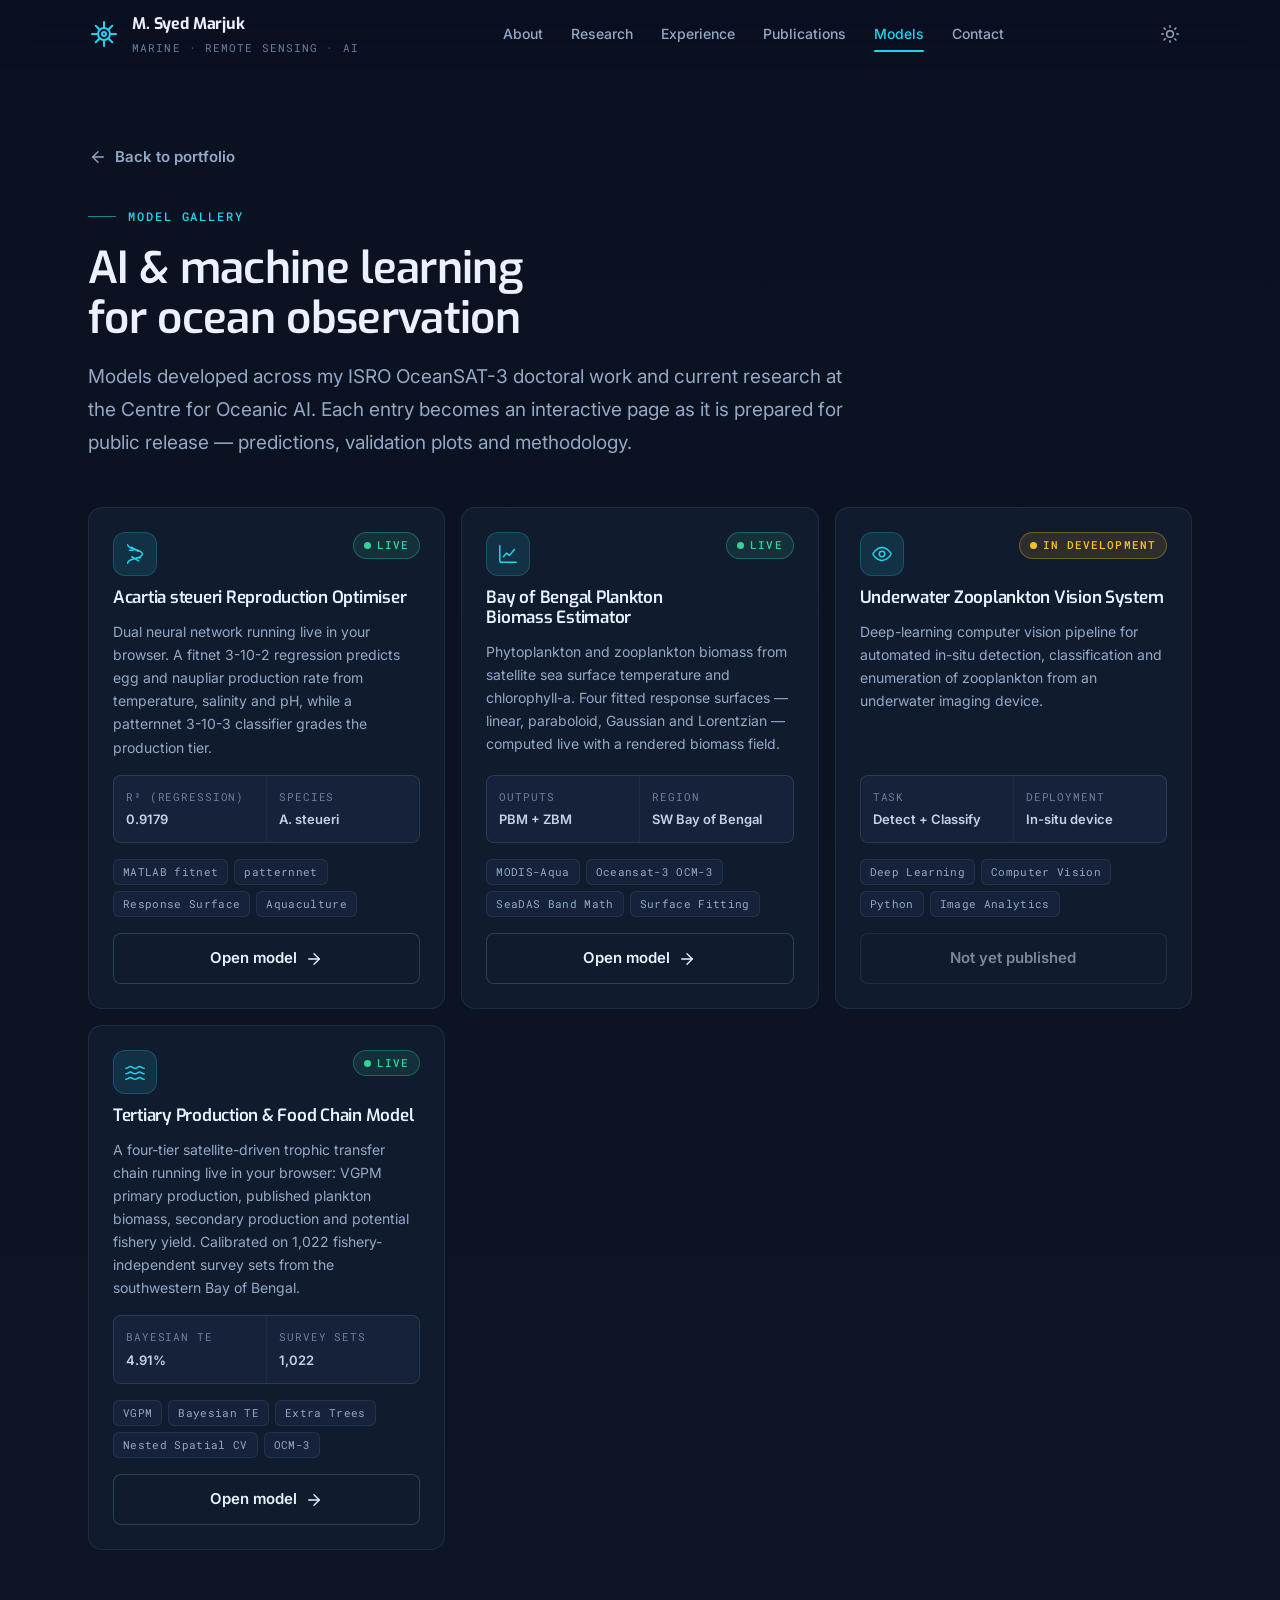
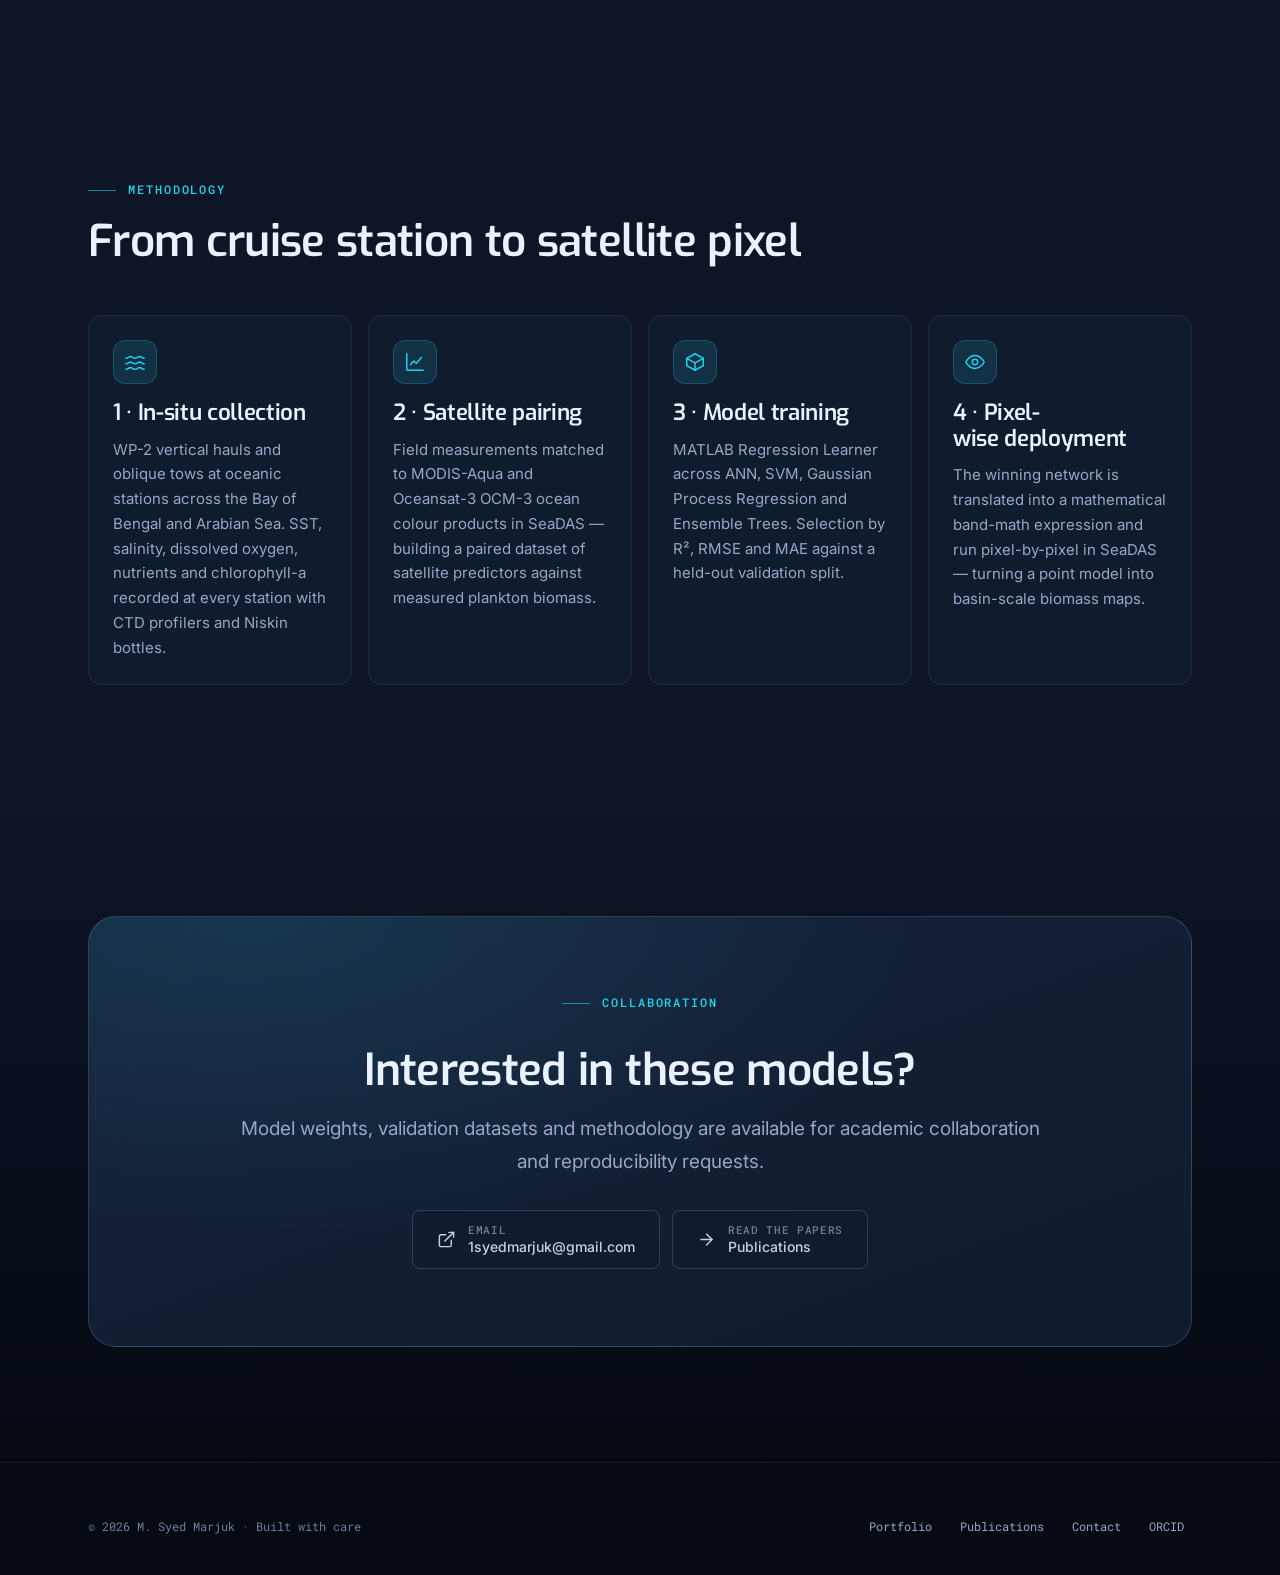
<file: models/index.html>
<!DOCTYPE html>
<html lang="en" data-theme="dark">
<head>
<meta charset="UTF-8">
<meta name="viewport" content="width=device-width, initial-scale=1">
<title>AI / ML Models — M. Syed Marjuk</title>
<meta name="description" content="Machine learning and deep learning models for ocean observation by M. Syed Marjuk — plankton biomass prediction from satellite data, underwater zooplankton computer vision, and copepod reproduction optimisation.">
<link rel="canonical" href="https://syedmarjuk.netlify.app/models/">

<meta property="og:type" content="website">
<meta property="og:url" content="https://syedmarjuk.netlify.app/models/">
<meta property="og:title" content="AI / ML Models — M. Syed Marjuk">
<meta property="og:description" content="Ocean AI model showcase: plankton biomass prediction, zooplankton computer vision, copepod optimisation.">

<meta name="theme-color" content="#0A1120" media="(prefers-color-scheme: dark)">
<meta name="theme-color" content="#F6F9FC" media="(prefers-color-scheme: light)">
<link rel="icon" href="data:image/svg+xml,%3Csvg xmlns='http://www.w3.org/2000/svg' viewBox='0 0 32 32'%3E%3Ctext y='25' x='2' font-size='24'%3E%F0%9F%94%AC%3C/text%3E%3C/svg%3E">

<link rel="preconnect" href="https://fonts.googleapis.com">
<link rel="preconnect" href="https://fonts.gstatic.com" crossorigin>
<link href="https://fonts.googleapis.com/css2?family=Exo:wght@400;500;600;700&family=Inter:wght@400;500;600;700&family=Roboto+Mono:wght@400;500&display=swap" rel="stylesheet">

<link rel="stylesheet" href="../assets/css/style.css">
</head>

<body>
<a class="skip-link" href="#main">Skip to main content</a>

<!-- Icon sprite (subset needed on this page) -->
<svg width="0" height="0" style="position:absolute" aria-hidden="true" focusable="false">
  <symbol id="ic-plankton" viewBox="0 0 24 24" fill="none" stroke="currentColor" stroke-width="1.5" stroke-linecap="round" stroke-linejoin="round">
    <circle cx="12" cy="12" r="4.5"/><path d="M12 7.5V3"/><path d="M12 16.5V21"/>
    <path d="M7.5 12H3"/><path d="M16.5 12H21"/><path d="m8.8 8.8-3-3"/>
    <path d="m15.2 15.2 3 3"/><path d="m15.2 8.8 3-3"/><path d="m8.8 15.2-3 3"/>
    <circle cx="12" cy="12" r="1.5"/>
  </symbol>
  <symbol id="ic-chart" viewBox="0 0 24 24" fill="none" stroke="currentColor" stroke-width="1.6" stroke-linecap="round" stroke-linejoin="round">
    <path d="M3 3v16a2 2 0 0 0 2 2h16"/><path d="m7 15 3.5-4 3 2.5L19 7"/>
  </symbol>
  <symbol id="ic-wave" viewBox="0 0 24 24" fill="none" stroke="currentColor" stroke-width="1.6" stroke-linecap="round" stroke-linejoin="round">
    <path d="M2 8c2.5 0 3-2 5-2s2.5 2 5 2 3-2 5-2 2.5 2 5 2"/>
    <path d="M2 14c2.5 0 3-2 5-2s2.5 2 5 2 3-2 5-2 2.5 2 5 2"/>
    <path d="M2 20c2.5 0 3-2 5-2s2.5 2 5 2 3-2 5-2 2.5 2 5 2"/>
  </symbol>
  <symbol id="ic-waves" viewBox="0 0 24 24" fill="none" stroke="currentColor" stroke-width="1.6" stroke-linecap="round" stroke-linejoin="round">
    <path d="M2 8c2.5 0 3-2 5-2s2.5 2 5 2 3-2 5-2 2.5 2 5 2"/>
    <path d="M2 14c2.5 0 3-2 5-2s2.5 2 5 2 3-2 5-2 2.5 2 5 2"/>
    <path d="M2 20c2.5 0 3-2 5-2s2.5 2 5 2 3-2 5-2 2.5 2 5 2"/>
  </symbol>
  <symbol id="ic-eye" viewBox="0 0 24 24" fill="none" stroke="currentColor" stroke-width="1.6" stroke-linecap="round" stroke-linejoin="round">
    <path d="M2 12s3.6-7 10-7 10 7 10 7-3.6 7-10 7-10-7-10-7z"/><circle cx="12" cy="12" r="3"/>
  </symbol>
  <symbol id="ic-dna" viewBox="0 0 24 24" fill="none" stroke="currentColor" stroke-width="1.6" stroke-linecap="round" stroke-linejoin="round">
    <path d="M4 2c0 6 16 4 16 10S4 16 4 22"/><path d="M8 4.5 15.5 9"/>
    <path d="M8.5 15 16 19.5"/><path d="M6 8h4"/><path d="M14 16h4"/>
  </symbol>
  <symbol id="ic-cube" viewBox="0 0 24 24" fill="none" stroke="currentColor" stroke-width="1.6" stroke-linecap="round" stroke-linejoin="round">
    <path d="M21 8 12 3 3 8v8l9 5 9-5z"/><path d="m3 8 9 5 9-5"/><path d="M12 21v-8"/>
  </symbol>
  <symbol id="ic-arrow" viewBox="0 0 24 24" fill="none" stroke="currentColor" stroke-width="1.8" stroke-linecap="round" stroke-linejoin="round">
    <path d="M5 12h14"/><path d="m12 5 7 7-7 7"/>
  </symbol>
  <symbol id="ic-back" viewBox="0 0 24 24" fill="none" stroke="currentColor" stroke-width="1.8" stroke-linecap="round" stroke-linejoin="round">
    <path d="M19 12H5"/><path d="m12 19-7-7 7-7"/>
  </symbol>
  <symbol id="ic-sun" viewBox="0 0 24 24" fill="none" stroke="currentColor" stroke-width="1.8" stroke-linecap="round" stroke-linejoin="round">
    <circle cx="12" cy="12" r="4"/><path d="M12 2v2"/><path d="M12 20v2"/>
    <path d="m4.9 4.9 1.4 1.4"/><path d="m17.7 17.7 1.4 1.4"/><path d="M2 12h2"/>
    <path d="M20 12h2"/><path d="m6.3 17.7-1.4 1.4"/><path d="m19.1 4.9-1.4 1.4"/>
  </symbol>
  <symbol id="ic-moon" viewBox="0 0 24 24" fill="none" stroke="currentColor" stroke-width="1.8" stroke-linecap="round" stroke-linejoin="round">
    <path d="M12 3a6 6 0 0 0 9 9 9 9 0 1 1-9-9z"/>
  </symbol>
  <symbol id="ic-menu" viewBox="0 0 24 24" fill="none" stroke="currentColor" stroke-width="2" stroke-linecap="round">
    <path d="M4 7h16"/><path d="M4 12h16"/><path d="M4 17h16"/>
  </symbol>
  <symbol id="ic-close" viewBox="0 0 24 24" fill="none" stroke="currentColor" stroke-width="2" stroke-linecap="round">
    <path d="M18 6 6 18"/><path d="m6 6 12 12"/>
  </symbol>
  <symbol id="ic-check" viewBox="0 0 24 24" fill="none" stroke="currentColor" stroke-width="2" stroke-linecap="round" stroke-linejoin="round">
    <path d="M20 6 9 17l-5-5"/>
  </symbol>
  <symbol id="ic-ext" viewBox="0 0 24 24" fill="none" stroke="currentColor" stroke-width="1.8" stroke-linecap="round" stroke-linejoin="round">
    <path d="M15 3h6v6"/><path d="M10 14 21 3"/>
    <path d="M18 13v6a2 2 0 0 1-2 2H5a2 2 0 0 1-2-2V8a2 2 0 0 1 2-2h6"/>
  </symbol>
</svg>


<header class="nav is-scrolled" id="nav">
  <div class="nav-inner">
    <a href="../index.html" class="brand" aria-label="M. Syed Marjuk — home">
      <svg class="brand-mark" aria-hidden="true"><use href="#ic-plankton"></use></svg>
      <span>
        M. Syed Marjuk
        <small>Marine · Remote Sensing · AI</small>
      </span>
    </a>

    <nav class="nav-links" id="navLinks" aria-label="Main navigation">
      <a href="../index.html#about">About</a>
      <a href="../index.html#research">Research</a>
      <a href="../index.html#experience">Experience</a>
      <a href="../index.html#publications">Publications</a>
      <a href="index.html" class="is-active" aria-current="page">Models</a>
      <a href="../index.html#contact">Contact</a>
    </nav>

    <div class="nav-actions">
      <button class="icon-btn" id="themeBtn" type="button" aria-label="Switch to light theme">
        <svg aria-hidden="true"><use href="#ic-sun" id="themeIcon"></use></svg>
      </button>
      <button class="icon-btn nav-toggle" id="navToggle" type="button"
              aria-label="Open menu" aria-expanded="false" aria-controls="navLinks">
        <svg aria-hidden="true"><use href="#ic-menu" id="navToggleIcon"></use></svg>
      </button>
    </div>
  </div>
</header>


<main id="main">

<section class="section depth-1" style="padding-top:calc(68px + var(--s-8))">
  <div class="wrap">
    <a class="btn btn-quiet" href="../index.html" style="margin-bottom:var(--s-5);padding-left:0">
      <svg aria-hidden="true"><use href="#ic-back"></use></svg>
      Back to portfolio
    </a>

    <div class="section-head">
      <p class="eyebrow">Model Gallery</p>
      <h2>AI &amp; machine learning for ocean observation</h2>
      <p class="lead">
        Models developed across my ISRO OceanSAT-3 doctoral work and current research at the
        Centre for Oceanic AI. Each entry becomes an interactive page as it is prepared for
        public release — predictions, validation plots and methodology.
      </p>
    </div>

    <div class="grid-models stagger" id="modelsAll"></div>
  </div>
</section>


<!-- How the models are built -->
<section class="section depth-2">
  <div class="wrap">
    <div class="section-head reveal">
      <p class="eyebrow">Methodology</p>
      <h2>From cruise station to satellite pixel</h2>
    </div>

    <div class="grid-focus stagger">
      <article class="card">
        <div class="card-icon"><svg aria-hidden="true"><use href="#ic-waves"></use></svg></div>
        <h3>1 · In-situ collection</h3>
        <p>
          WP-2 vertical hauls and oblique tows at oceanic stations across the Bay of Bengal
          and Arabian Sea. SST, salinity, dissolved oxygen, nutrients and chlorophyll-a
          recorded at every station with CTD profilers and Niskin bottles.
        </p>
      </article>

      <article class="card">
        <div class="card-icon"><svg aria-hidden="true"><use href="#ic-chart"></use></svg></div>
        <h3>2 · Satellite pairing</h3>
        <p>
          Field measurements matched to MODIS-Aqua and Oceansat-3 OCM-3 ocean colour
          products in SeaDAS — building a paired dataset of satellite predictors against
          measured plankton biomass.
        </p>
      </article>

      <article class="card">
        <div class="card-icon"><svg aria-hidden="true"><use href="#ic-cube"></use></svg></div>
        <h3>3 · Model training</h3>
        <p>
          MATLAB Regression Learner across ANN, SVM, Gaussian Process Regression and
          Ensemble Trees. Selection by R², RMSE and MAE against a held-out validation split.
        </p>
      </article>

      <article class="card">
        <div class="card-icon"><svg aria-hidden="true"><use href="#ic-eye"></use></svg></div>
        <h3>4 · Pixel-wise deployment</h3>
        <p>
          The winning network is translated into a mathematical band-math expression and
          run pixel-by-pixel in SeaDAS — turning a point model into basin-scale biomass maps.
        </p>
      </article>
    </div>
  </div>
</section>


<!-- Note about adding models -->
<section class="section depth-3">
  <div class="wrap">
    <div class="contact-card reveal">
      <p class="eyebrow" style="justify-content:center">Collaboration</p>
      <h2>Interested in these models?</h2>
      <p class="lead">
        Model weights, validation datasets and methodology are available for academic
        collaboration and reproducibility requests.
      </p>
      <div class="contact-links">
        <a class="link-tile" href="mailto:1syedmarjuk@gmail.com">
          <svg aria-hidden="true"><use href="#ic-ext"></use></svg>
          <span class="tile-txt">
            <small>Email</small>
            1syedmarjuk@gmail.com
          </span>
        </a>
        <a class="link-tile" href="../index.html#publications">
          <svg aria-hidden="true"><use href="#ic-arrow"></use></svg>
          <span class="tile-txt">
            <small>Read the papers</small>
            Publications
          </span>
        </a>
      </div>
    </div>
  </div>
</section>

</main>


<footer class="footer">
  <div class="wrap footer-inner">
    <p>&copy; <span id="year"></span> M. Syed Marjuk · Built with care</p>
    <nav class="footer-links" aria-label="Footer navigation">
      <a href="../index.html">Portfolio</a>
      <a href="../index.html#publications">Publications</a>
      <a href="../index.html#contact">Contact</a>
      <a href="https://orcid.org/0000-0002-0834-3177" target="_blank" rel="noopener noreferrer">ORCID</a>
    </nav>
  </div>
</footer>

<script src="../assets/js/data.js"></script>
<script src="../assets/js/main.js"></script>
</body>
</html>
</file>
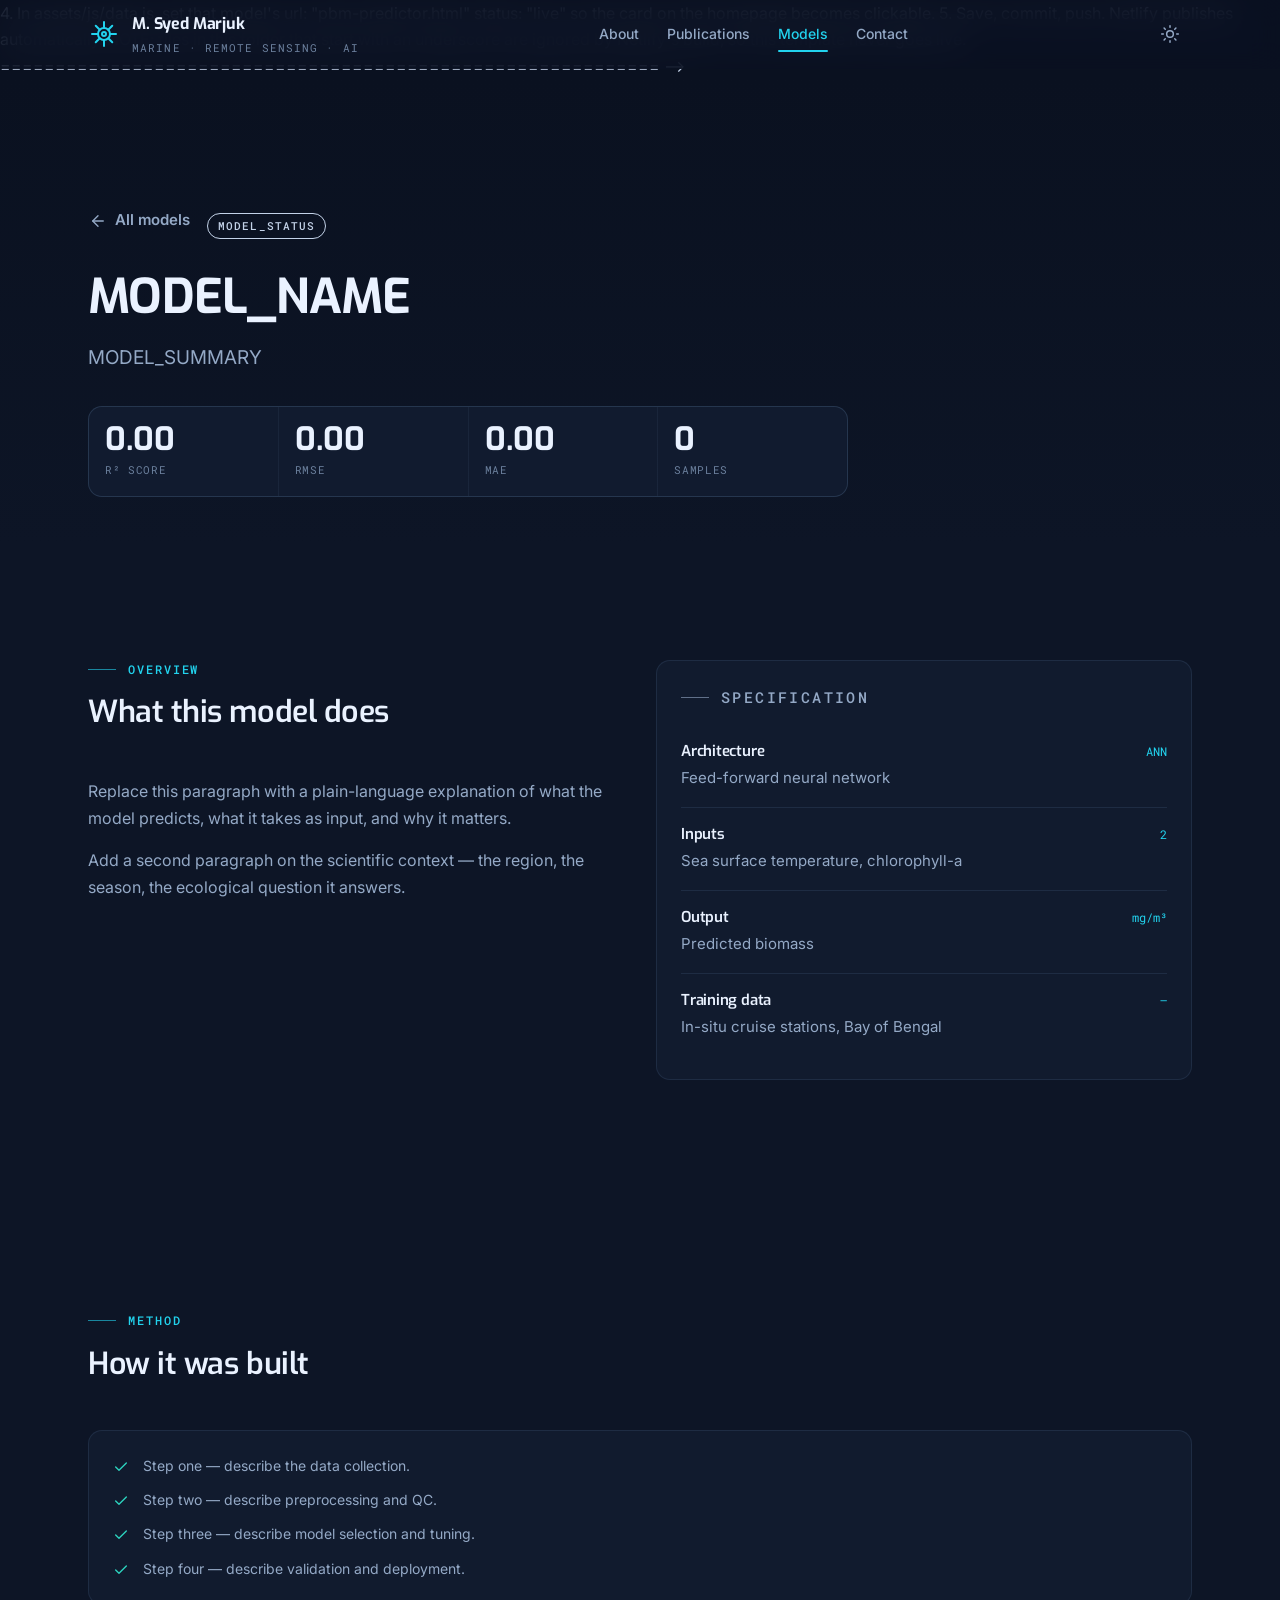
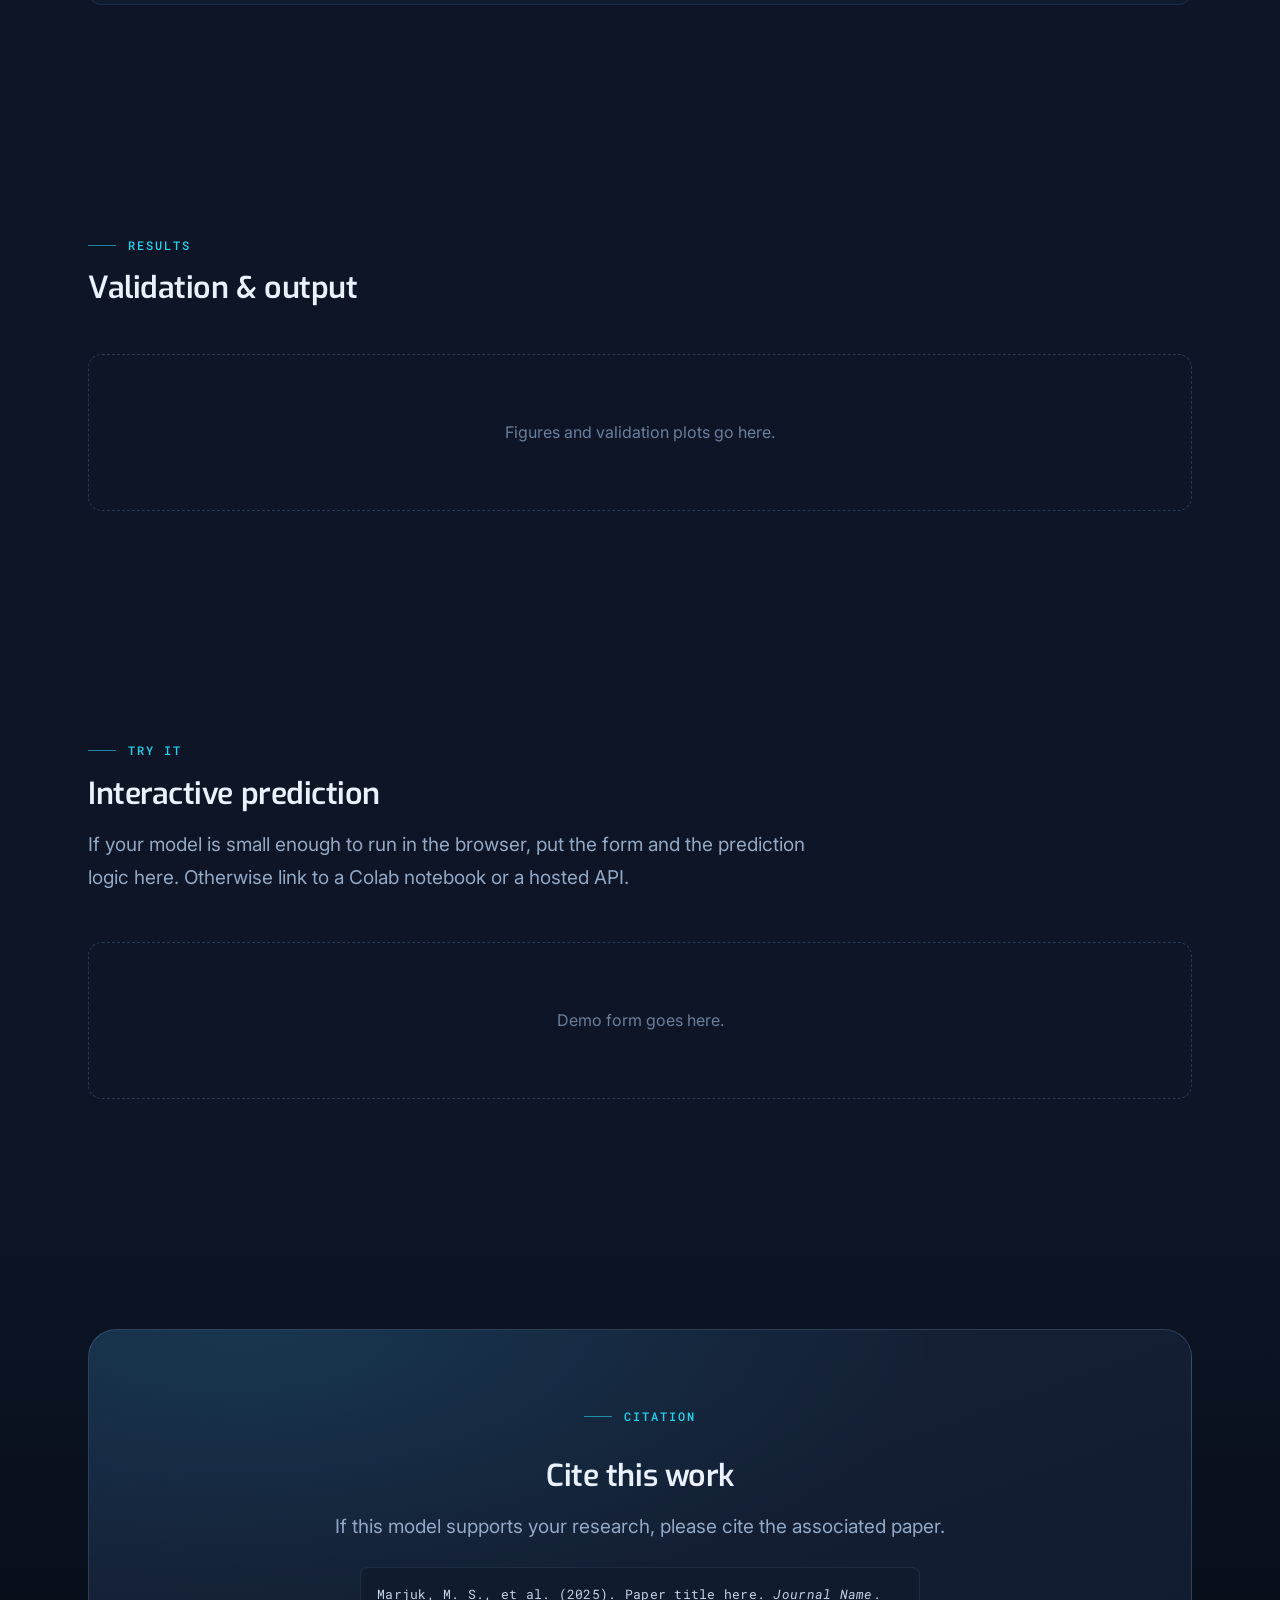
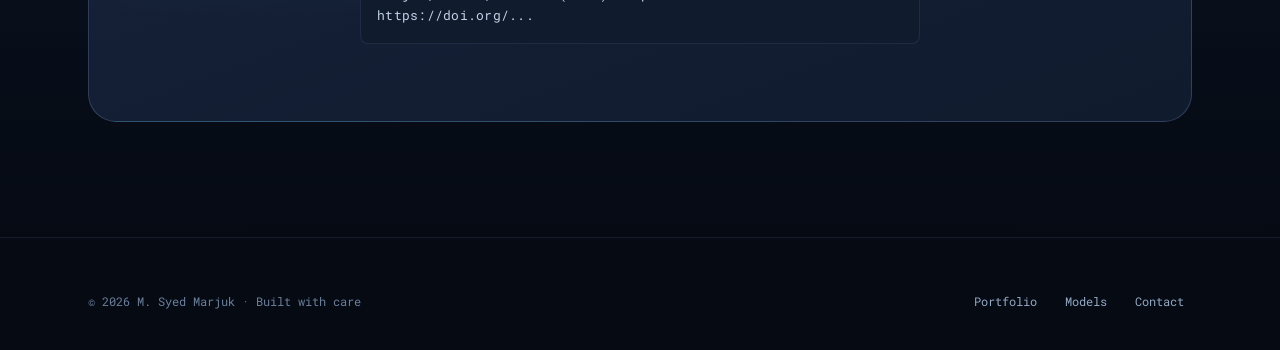
<file: models/_TEMPLATE.html>
<!DOCTYPE html>
<!--
  ============================================================
  MODEL PAGE TEMPLATE
  ============================================================
  HOW TO USE THIS FILE

  1. Copy this file and rename it to match your model's "slug"
     in data.js.  Example:  pbm-predictor.html

  2. Find-and-replace these placeholders:
       MODEL_NAME        -> e.g. Phytoplankton Biomass Predictor
       MODEL_SUMMARY     -> one-sentence description
       MODEL_STATUS      -> live | development | planned

  3. Fill in the sections marked  <!-- EDIT -->

  4. In assets/js/data.js, set that model's
       url: "pbm-predictor.html"
       status: "live"
     so the card on the homepage becomes clickable.

  5. Save, commit, push. Netlify publishes automatically.

  NOTE: files in this folder that start with an underscore are
  ignored by Netlify's build, so this template never goes live.
  ============================================================
-->
<html lang="en" data-theme="dark">
<head>
<meta charset="UTF-8">
<meta name="viewport" content="width=device-width, initial-scale=1">
<title>MODEL_NAME — M. Syed Marjuk</title>
<meta name="description" content="MODEL_SUMMARY">

<meta name="theme-color" content="#0A1120" media="(prefers-color-scheme: dark)">
<meta name="theme-color" content="#F6F9FC" media="(prefers-color-scheme: light)">
<link rel="icon" href="data:image/svg+xml,%3Csvg xmlns='http://www.w3.org/2000/svg' viewBox='0 0 32 32'%3E%3Ctext y='25' x='2' font-size='24'%3E%F0%9F%94%AC%3C/text%3E%3C/svg%3E">

<link rel="preconnect" href="https://fonts.googleapis.com">
<link rel="preconnect" href="https://fonts.gstatic.com" crossorigin>
<link href="https://fonts.googleapis.com/css2?family=Exo:wght@400;500;600;700&family=Inter:wght@400;500;600;700&family=Roboto+Mono:wght@400;500&display=swap" rel="stylesheet">

<link rel="stylesheet" href="../assets/css/style.css">
</head>

<body>
<a class="skip-link" href="#main">Skip to main content</a>

<svg width="0" height="0" style="position:absolute" aria-hidden="true" focusable="false">
  <symbol id="ic-plankton" viewBox="0 0 24 24" fill="none" stroke="currentColor" stroke-width="1.5" stroke-linecap="round" stroke-linejoin="round">
    <circle cx="12" cy="12" r="4.5"/><path d="M12 7.5V3"/><path d="M12 16.5V21"/>
    <path d="M7.5 12H3"/><path d="M16.5 12H21"/><path d="m8.8 8.8-3-3"/>
    <path d="m15.2 15.2 3 3"/><path d="m15.2 8.8 3-3"/><path d="m8.8 15.2-3 3"/>
    <circle cx="12" cy="12" r="1.5"/>
  </symbol>
  <symbol id="ic-back" viewBox="0 0 24 24" fill="none" stroke="currentColor" stroke-width="1.8" stroke-linecap="round" stroke-linejoin="round">
    <path d="M19 12H5"/><path d="m12 19-7-7 7-7"/>
  </symbol>
  <symbol id="ic-check" viewBox="0 0 24 24" fill="none" stroke="currentColor" stroke-width="2" stroke-linecap="round" stroke-linejoin="round">
    <path d="M20 6 9 17l-5-5"/>
  </symbol>
  <symbol id="ic-sun" viewBox="0 0 24 24" fill="none" stroke="currentColor" stroke-width="1.8" stroke-linecap="round" stroke-linejoin="round">
    <circle cx="12" cy="12" r="4"/><path d="M12 2v2"/><path d="M12 20v2"/>
    <path d="m4.9 4.9 1.4 1.4"/><path d="m17.7 17.7 1.4 1.4"/><path d="M2 12h2"/>
    <path d="M20 12h2"/><path d="m6.3 17.7-1.4 1.4"/><path d="m19.1 4.9-1.4 1.4"/>
  </symbol>
  <symbol id="ic-moon" viewBox="0 0 24 24" fill="none" stroke="currentColor" stroke-width="1.8" stroke-linecap="round" stroke-linejoin="round">
    <path d="M12 3a6 6 0 0 0 9 9 9 9 0 1 1-9-9z"/>
  </symbol>
  <symbol id="ic-menu" viewBox="0 0 24 24" fill="none" stroke="currentColor" stroke-width="2" stroke-linecap="round">
    <path d="M4 7h16"/><path d="M4 12h16"/><path d="M4 17h16"/>
  </symbol>
  <symbol id="ic-close" viewBox="0 0 24 24" fill="none" stroke="currentColor" stroke-width="2" stroke-linecap="round">
    <path d="M18 6 6 18"/><path d="m6 6 12 12"/>
  </symbol>
</svg>


<header class="nav is-scrolled" id="nav">
  <div class="nav-inner">
    <a href="../index.html" class="brand" aria-label="M. Syed Marjuk — home">
      <svg class="brand-mark" aria-hidden="true"><use href="#ic-plankton"></use></svg>
      <span>
        M. Syed Marjuk
        <small>Marine · Remote Sensing · AI</small>
      </span>
    </a>

    <nav class="nav-links" id="navLinks" aria-label="Main navigation">
      <a href="../index.html#about">About</a>
      <a href="../index.html#publications">Publications</a>
      <a href="index.html" class="is-active">Models</a>
      <a href="../index.html#contact">Contact</a>
    </nav>

    <div class="nav-actions">
      <button class="icon-btn" id="themeBtn" type="button" aria-label="Switch to light theme">
        <svg aria-hidden="true"><use href="#ic-sun" id="themeIcon"></use></svg>
      </button>
      <button class="icon-btn nav-toggle" id="navToggle" type="button"
              aria-label="Open menu" aria-expanded="false" aria-controls="navLinks">
        <svg aria-hidden="true"><use href="#ic-menu" id="navToggleIcon"></use></svg>
      </button>
    </div>
  </div>
</header>


<main id="main">

<!-- ============ HEADER ============ -->
<section class="section depth-1" style="padding-top:calc(68px + var(--s-7));padding-bottom:var(--s-7)">
  <div class="wrap">
    <a class="btn btn-quiet" href="index.html" style="margin-bottom:var(--s-5);padding-left:0">
      <svg aria-hidden="true"><use href="#ic-back"></use></svg>
      All models
    </a>

    <span class="status status-MODEL_STATUS" style="margin-bottom:var(--s-4)">MODEL_STATUS</span>

    <h1 style="font-size:clamp(1.9rem,4.6vw,3rem);margin-bottom:var(--s-4)">MODEL_NAME</h1>
    <p class="lead">MODEL_SUMMARY</p>

    <!-- EDIT: headline performance numbers -->
    <dl class="metrics" style="margin-top:var(--s-6)">
      <div class="metric">
        <dd class="metric-num">0.00</dd>
        <dt class="metric-label">R² Score</dt>
      </div>
      <div class="metric">
        <dd class="metric-num">0.00</dd>
        <dt class="metric-label">RMSE</dt>
      </div>
      <div class="metric">
        <dd class="metric-num">0.00</dd>
        <dt class="metric-label">MAE</dt>
      </div>
      <div class="metric">
        <dd class="metric-num">0</dd>
        <dt class="metric-label">Samples</dt>
      </div>
    </dl>
  </div>
</section>


<!-- ============ OVERVIEW ============ -->
<section class="section depth-2">
  <div class="wrap">
    <div class="two-col">
      <div>
        <div class="section-head">
          <p class="eyebrow">Overview</p>
          <h2 style="font-size:clamp(1.4rem,2.6vw,1.9rem)">What this model does</h2>
        </div>
        <!-- EDIT: 2–3 paragraphs describing the model -->
        <p style="margin-bottom:var(--s-4);color:var(--fg-muted)">
          Replace this paragraph with a plain-language explanation of what the model
          predicts, what it takes as input, and why it matters.
        </p>
        <p style="color:var(--fg-muted)">
          Add a second paragraph on the scientific context — the region, the season,
          the ecological question it answers.
        </p>
      </div>

      <div class="card">
        <p class="eyebrow" style="margin-bottom:var(--s-4)">Specification</p>
        <!-- EDIT: technical spec rows -->
        <div class="edu-item">
          <div class="edu-top"><h4>Architecture</h4><span class="edu-year">ANN</span></div>
          <p class="edu-school">Feed-forward neural network</p>
        </div>
        <div class="edu-item">
          <div class="edu-top"><h4>Inputs</h4><span class="edu-year">2</span></div>
          <p class="edu-school">Sea surface temperature, chlorophyll-a</p>
        </div>
        <div class="edu-item">
          <div class="edu-top"><h4>Output</h4><span class="edu-year">mg/m³</span></div>
          <p class="edu-school">Predicted biomass</p>
        </div>
        <div class="edu-item">
          <div class="edu-top"><h4>Training data</h4><span class="edu-year">—</span></div>
          <p class="edu-school">In-situ cruise stations, Bay of Bengal</p>
        </div>
      </div>
    </div>
  </div>
</section>


<!-- ============ METHOD ============ -->
<section class="section depth-2">
  <div class="wrap">
    <div class="section-head">
      <p class="eyebrow">Method</p>
      <h2 style="font-size:clamp(1.4rem,2.6vw,1.9rem)">How it was built</h2>
    </div>

    <div class="card">
      <ul class="tick-list">
        <!-- EDIT: method steps -->
        <li><svg aria-hidden="true"><use href="#ic-check"></use></svg><span>Step one — describe the data collection.</span></li>
        <li><svg aria-hidden="true"><use href="#ic-check"></use></svg><span>Step two — describe preprocessing and QC.</span></li>
        <li><svg aria-hidden="true"><use href="#ic-check"></use></svg><span>Step three — describe model selection and tuning.</span></li>
        <li><svg aria-hidden="true"><use href="#ic-check"></use></svg><span>Step four — describe validation and deployment.</span></li>
      </ul>
    </div>
  </div>
</section>


<!-- ============ RESULTS / FIGURES ============ -->
<section class="section depth-2">
  <div class="wrap">
    <div class="section-head">
      <p class="eyebrow">Results</p>
      <h2 style="font-size:clamp(1.4rem,2.6vw,1.9rem)">Validation &amp; output</h2>
    </div>

    <!--
      EDIT: Drop your figures here.
      Put image files in  assets/img/  then reference them:

      <figure class="card">
        <img src="../assets/img/pbm-scatter.png"
             alt="Scatter plot of predicted versus measured phytoplankton biomass, R squared 0.87"
             width="1200" height="800" loading="lazy">
        <figcaption class="mono" style="color:var(--fg-faint);margin-top:var(--s-3)">
          Fig 1 — Predicted vs measured biomass across validation stations.
        </figcaption>
      </figure>

      ALWAYS include: alt text, width, height, loading="lazy"
    -->
    <div class="empty">
      <p style="margin:0 auto">Figures and validation plots go here.</p>
    </div>
  </div>
</section>


<!-- ============ INTERACTIVE DEMO (optional) ============ -->
<section class="section depth-2">
  <div class="wrap">
    <div class="section-head">
      <p class="eyebrow">Try it</p>
      <h2 style="font-size:clamp(1.4rem,2.6vw,1.9rem)">Interactive prediction</h2>
      <p class="lead">
        If your model is small enough to run in the browser, put the form and the
        prediction logic here. Otherwise link to a Colab notebook or a hosted API.
      </p>
    </div>

    <!--
      EDIT: For a browser-side demo you have two easy options.

      OPTION A — a plain formula (band-math expressions work well here).
        Write the equation directly in JavaScript at the bottom of this file.

      OPTION B — a real trained model.
        Export to TensorFlow.js or ONNX Runtime Web, then load it.
        Remember Netlify serves static files, so put the model file in
        assets/models/ and fetch it with a relative path.
    -->
    <div class="empty">
      <p style="margin:0 auto">Demo form goes here.</p>
    </div>
  </div>
</section>


<!-- ============ CITATION ============ -->
<section class="section depth-3">
  <div class="wrap">
    <div class="contact-card">
      <p class="eyebrow" style="justify-content:center">Citation</p>
      <h2 style="font-size:clamp(1.4rem,2.6vw,1.9rem)">Cite this work</h2>
      <p class="lead" style="margin-bottom:var(--s-5)">
        If this model supports your research, please cite the associated paper.
      </p>
      <!-- EDIT: citation text -->
      <p class="mono" style="text-align:left;max-width:70ch;margin:0 auto;padding:var(--s-4);
                background:var(--surface);border:1px solid var(--border);
                border-radius:var(--radius-sm);color:var(--fg-soft);overflow-wrap:anywhere">
        Marjuk, M. S., et al. (2025). Paper title here.
        <em>Journal Name</em>. https://doi.org/...
      </p>
    </div>
  </div>
</section>

</main>


<footer class="footer">
  <div class="wrap footer-inner">
    <p>&copy; <span id="year"></span> M. Syed Marjuk · Built with care</p>
    <nav class="footer-links" aria-label="Footer navigation">
      <a href="../index.html">Portfolio</a>
      <a href="index.html">Models</a>
      <a href="../index.html#contact">Contact</a>
    </nav>
  </div>
</footer>

<script src="../assets/js/data.js"></script>
<script src="../assets/js/main.js"></script>
</body>
</html>
</file>
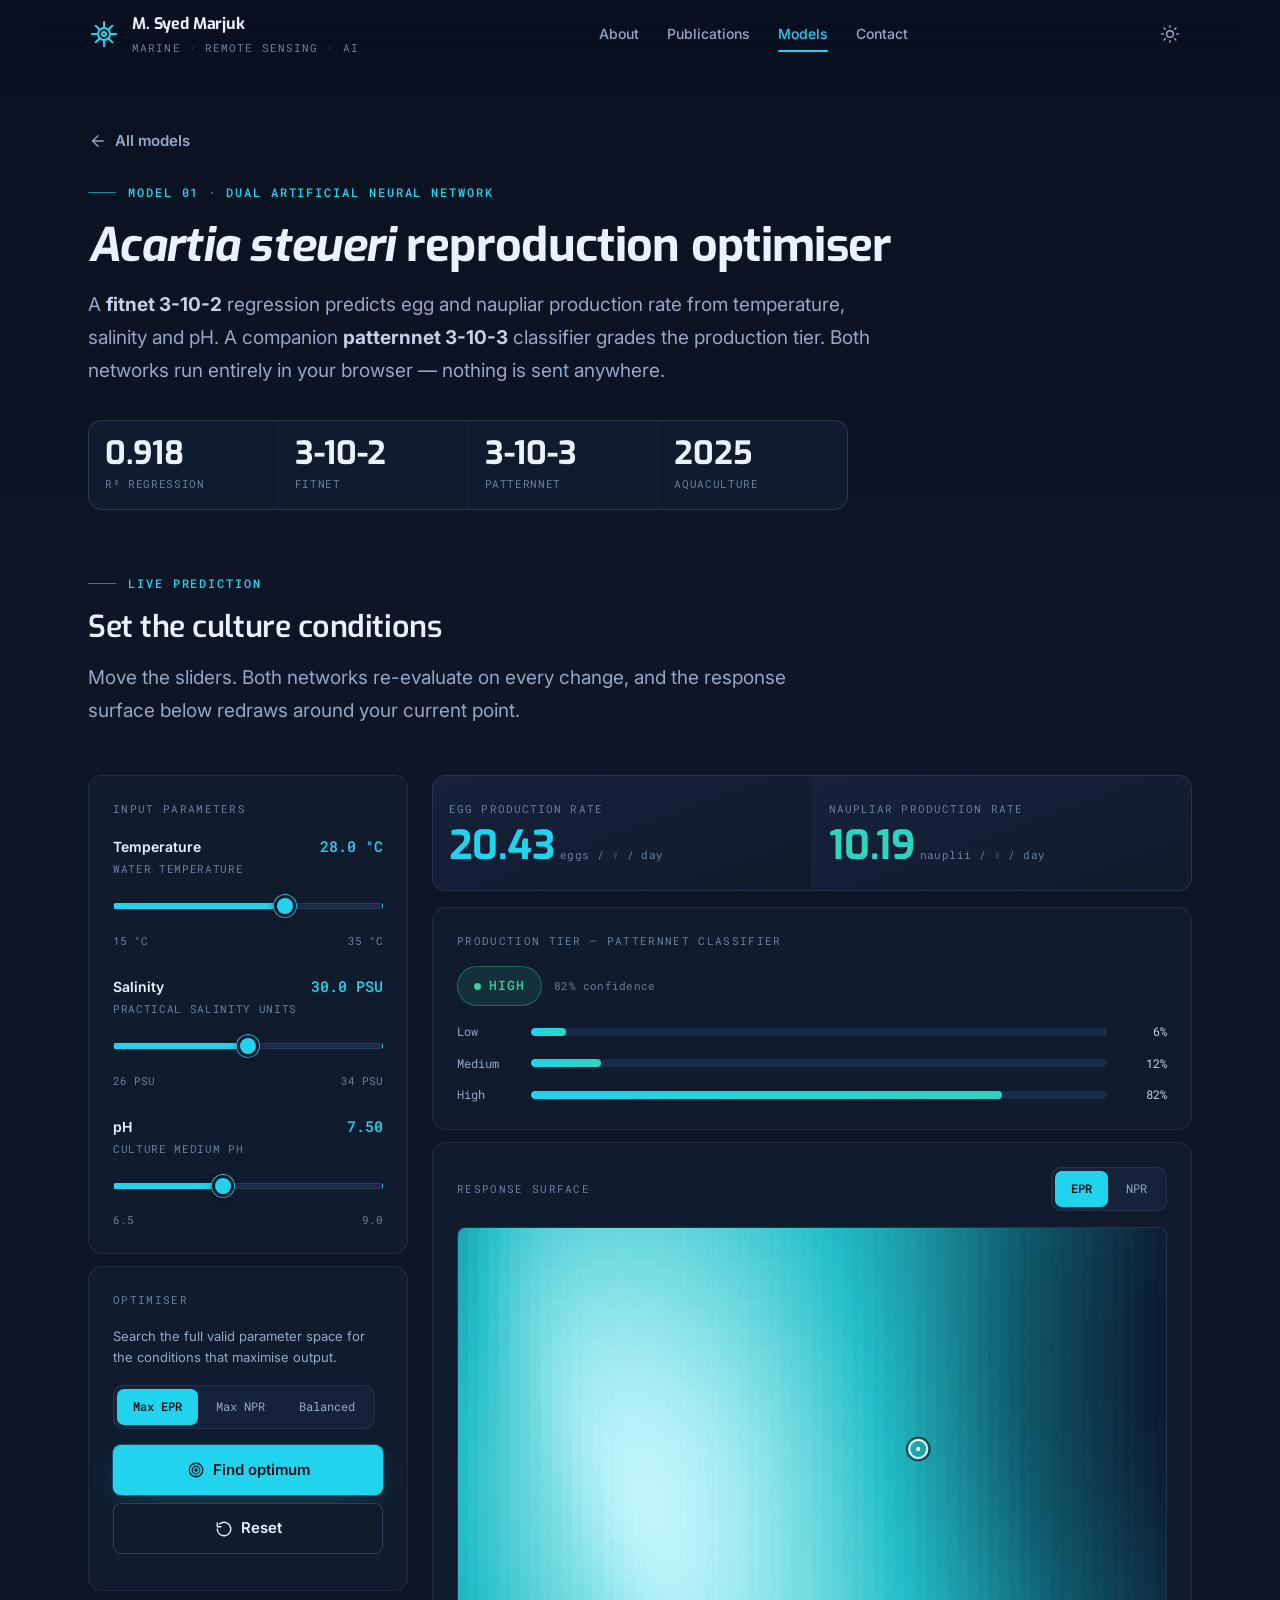
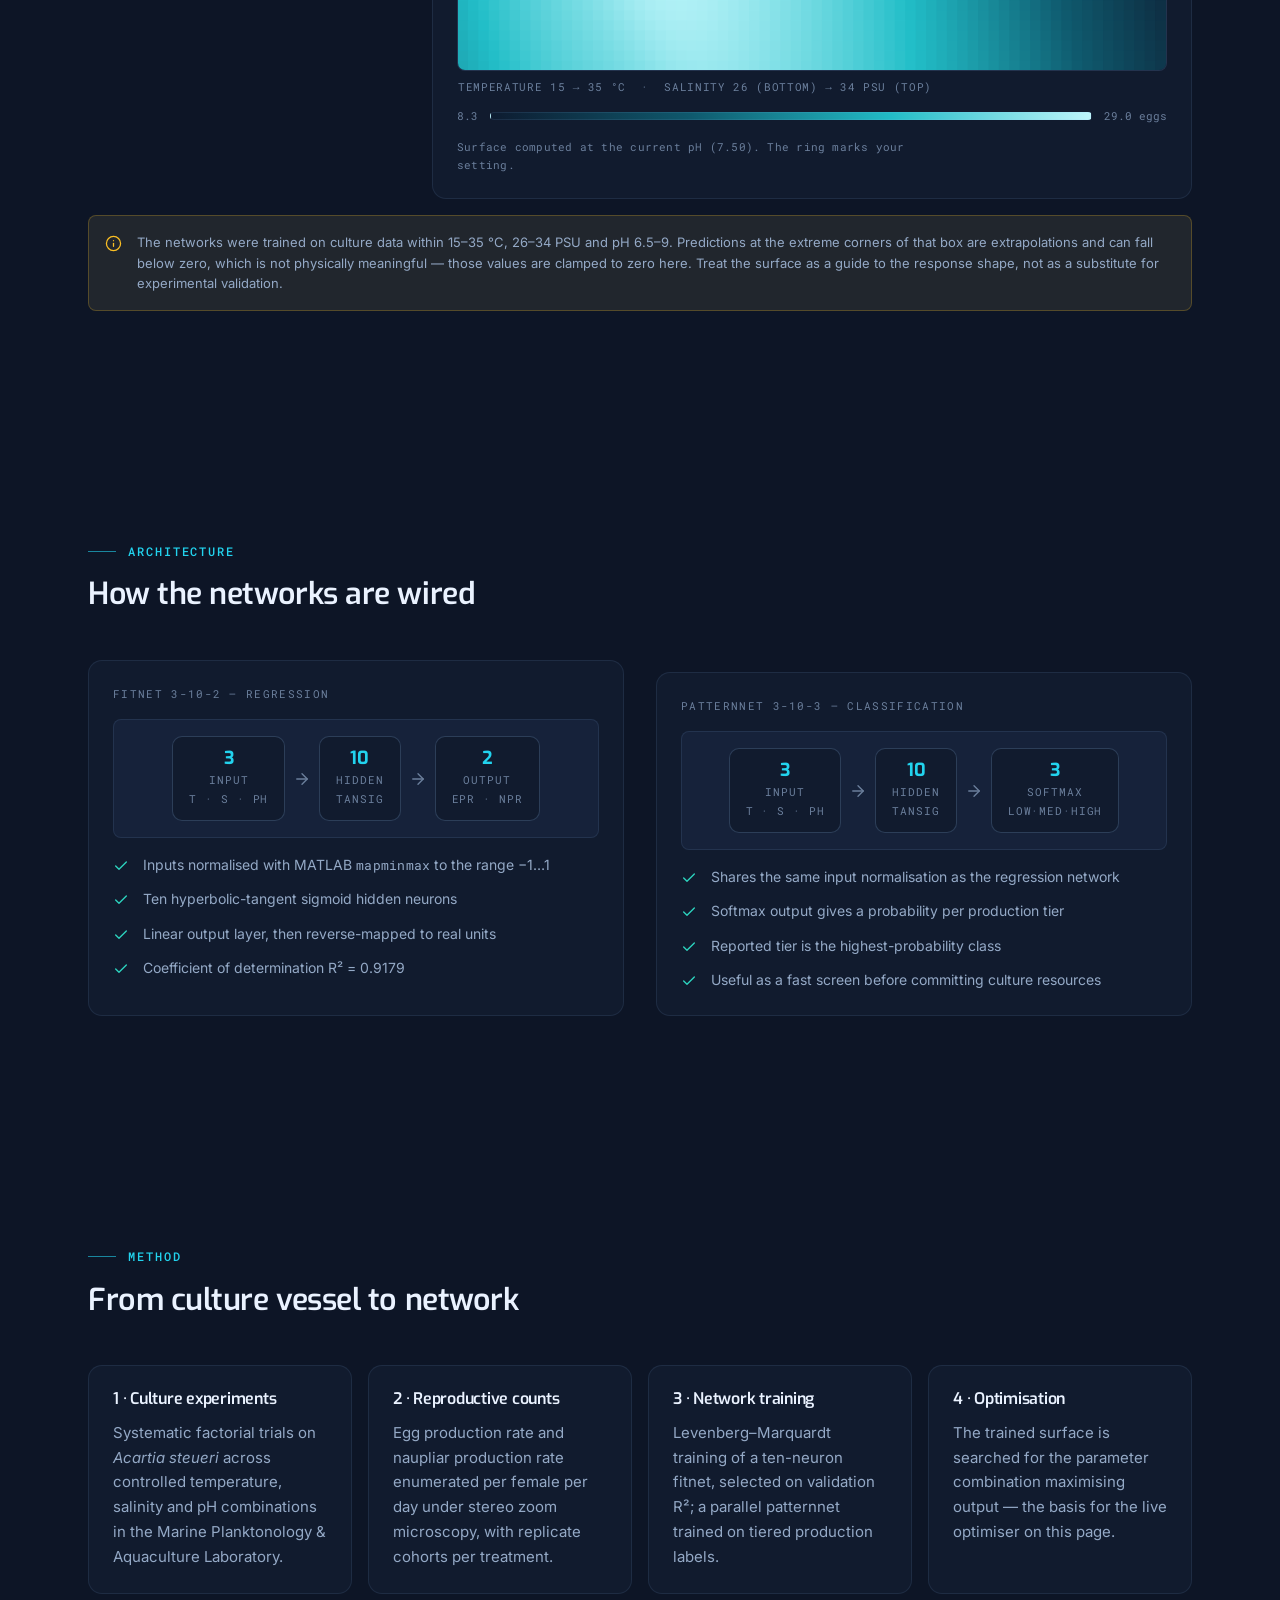
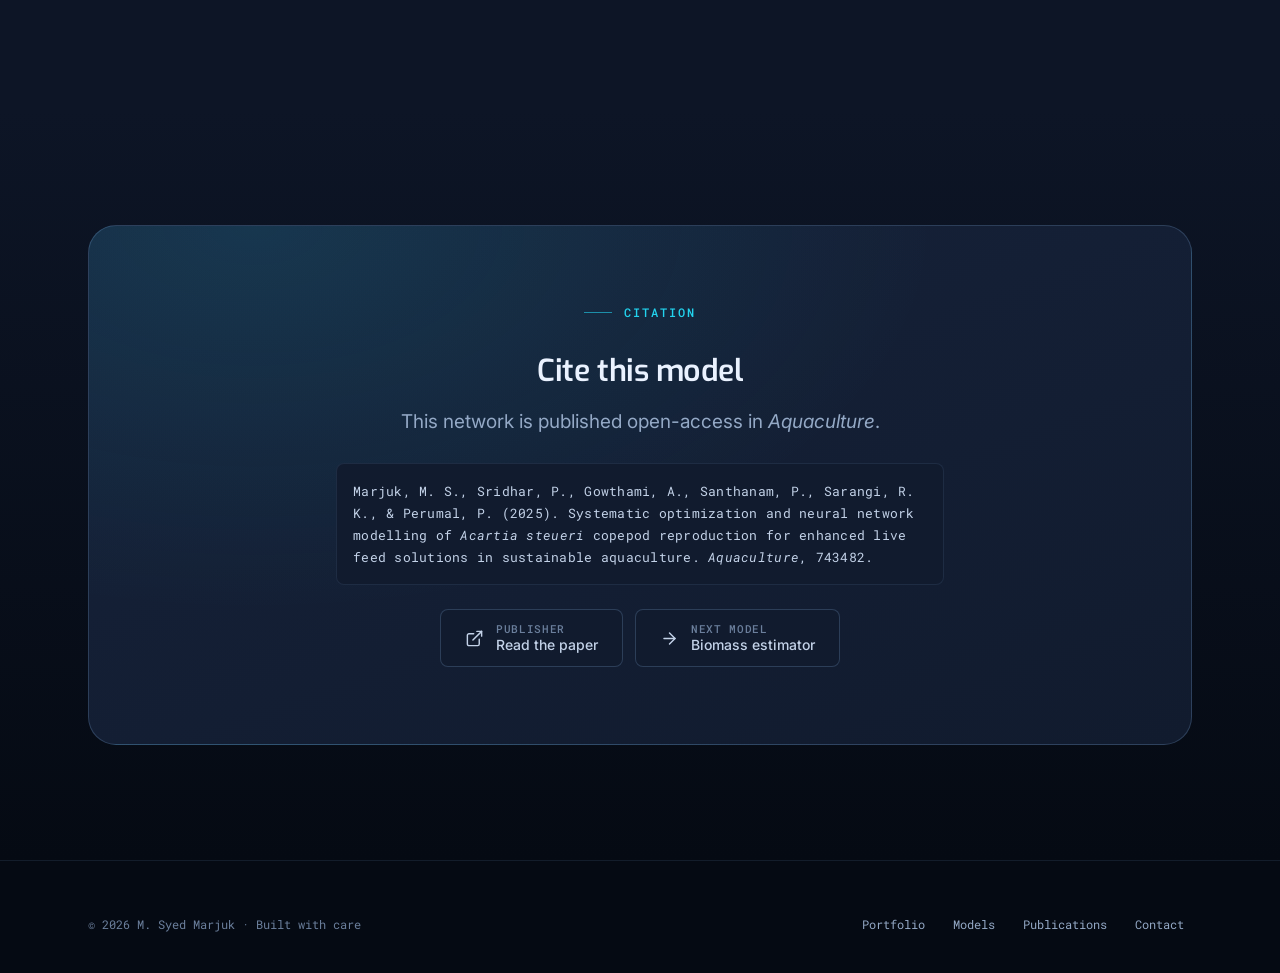
<file: models/acartia-optimiser.html>
<!DOCTYPE html>
<html lang="en" data-theme="dark">
<head>
<meta charset="UTF-8">
<meta name="viewport" content="width=device-width, initial-scale=1">
<title>Acartia steueri Reproduction Optimiser — M. Syed Marjuk</title>
<meta name="description" content="Live dual neural network predicting egg and naupliar production rate of the marine copepod Acartia steueri from temperature, salinity and pH. fitnet 3-10-2 regression (R² 0.9179) plus patternnet 3-10-3 production-tier classifier. Runs entirely in your browser.">
<link rel="canonical" href="https://syedmarjuk.netlify.app/models/acartia-optimiser.html">

<meta property="og:type" content="article">
<meta property="og:title" content="Acartia steueri Reproduction Optimiser — live neural network">
<meta property="og:description" content="Predict copepod egg and nauplii production from temperature, salinity and pH. R² 0.9179. Runs in your browser.">
<meta property="og:image" content="https://syedmarjuk.netlify.app/assets/img/og-image.jpg">
<meta name="twitter:card" content="summary_large_image">

<meta name="theme-color" content="#0A1120" media="(prefers-color-scheme: dark)">
<meta name="theme-color" content="#F6F9FC" media="(prefers-color-scheme: light)">
<link rel="icon" href="data:image/svg+xml,%3Csvg xmlns='http://www.w3.org/2000/svg' viewBox='0 0 32 32'%3E%3Ctext y='25' x='2' font-size='24'%3E%F0%9F%94%AC%3C/text%3E%3C/svg%3E">

<link rel="preconnect" href="https://fonts.googleapis.com">
<link rel="preconnect" href="https://fonts.gstatic.com" crossorigin>
<link href="https://fonts.googleapis.com/css2?family=Exo:wght@400;500;600;700&family=Inter:wght@400;500;600;700&family=Roboto+Mono:wght@400;500&display=swap" rel="stylesheet">

<link rel="stylesheet" href="../assets/css/style.css">
</head>

<body>
<a class="skip-link" href="#main">Skip to main content</a>

<svg width="0" height="0" style="position:absolute" aria-hidden="true" focusable="false">
  <symbol id="ic-plankton" viewBox="0 0 24 24" fill="none" stroke="currentColor" stroke-width="1.5" stroke-linecap="round" stroke-linejoin="round">
    <circle cx="12" cy="12" r="4.5"/><path d="M12 7.5V3"/><path d="M12 16.5V21"/>
    <path d="M7.5 12H3"/><path d="M16.5 12H21"/><path d="m8.8 8.8-3-3"/>
    <path d="m15.2 15.2 3 3"/><path d="m15.2 8.8 3-3"/><path d="m8.8 15.2-3 3"/>
    <circle cx="12" cy="12" r="1.5"/>
  </symbol>
  <symbol id="ic-back" viewBox="0 0 24 24" fill="none" stroke="currentColor" stroke-width="1.8" stroke-linecap="round" stroke-linejoin="round"><path d="M19 12H5"/><path d="m12 19-7-7 7-7"/></symbol>
  <symbol id="ic-arrow" viewBox="0 0 24 24" fill="none" stroke="currentColor" stroke-width="1.8" stroke-linecap="round" stroke-linejoin="round"><path d="M5 12h14"/><path d="m12 5 7 7-7 7"/></symbol>
  <symbol id="ic-check" viewBox="0 0 24 24" fill="none" stroke="currentColor" stroke-width="2" stroke-linecap="round" stroke-linejoin="round"><path d="M20 6 9 17l-5-5"/></symbol>
  <symbol id="ic-info" viewBox="0 0 24 24" fill="none" stroke="currentColor" stroke-width="1.8" stroke-linecap="round" stroke-linejoin="round"><circle cx="12" cy="12" r="10"/><path d="M12 16v-4"/><path d="M12 8h.01"/></symbol>
  <symbol id="ic-target" viewBox="0 0 24 24" fill="none" stroke="currentColor" stroke-width="1.7" stroke-linecap="round" stroke-linejoin="round"><circle cx="12" cy="12" r="9"/><circle cx="12" cy="12" r="5"/><circle cx="12" cy="12" r="1.4"/></symbol>
  <symbol id="ic-reset" viewBox="0 0 24 24" fill="none" stroke="currentColor" stroke-width="1.8" stroke-linecap="round" stroke-linejoin="round"><path d="M3 12a9 9 0 1 0 3-6.7"/><path d="M3 4v5h5"/></symbol>
  <symbol id="ic-ext" viewBox="0 0 24 24" fill="none" stroke="currentColor" stroke-width="1.8" stroke-linecap="round" stroke-linejoin="round"><path d="M15 3h6v6"/><path d="M10 14 21 3"/><path d="M18 13v6a2 2 0 0 1-2 2H5a2 2 0 0 1-2-2V8a2 2 0 0 1 2-2h6"/></symbol>
  <symbol id="ic-sun" viewBox="0 0 24 24" fill="none" stroke="currentColor" stroke-width="1.8" stroke-linecap="round" stroke-linejoin="round"><circle cx="12" cy="12" r="4"/><path d="M12 2v2"/><path d="M12 20v2"/><path d="m4.9 4.9 1.4 1.4"/><path d="m17.7 17.7 1.4 1.4"/><path d="M2 12h2"/><path d="M20 12h2"/><path d="m6.3 17.7-1.4 1.4"/><path d="m19.1 4.9-1.4 1.4"/></symbol>
  <symbol id="ic-moon" viewBox="0 0 24 24" fill="none" stroke="currentColor" stroke-width="1.8" stroke-linecap="round" stroke-linejoin="round"><path d="M12 3a6 6 0 0 0 9 9 9 9 0 1 1-9-9z"/></symbol>
  <symbol id="ic-menu" viewBox="0 0 24 24" fill="none" stroke="currentColor" stroke-width="2" stroke-linecap="round"><path d="M4 7h16"/><path d="M4 12h16"/><path d="M4 17h16"/></symbol>
  <symbol id="ic-close" viewBox="0 0 24 24" fill="none" stroke="currentColor" stroke-width="2" stroke-linecap="round"><path d="M18 6 6 18"/><path d="m6 6 12 12"/></symbol>
</svg>


<header class="nav is-scrolled" id="nav">
  <div class="nav-inner">
    <a href="../index.html" class="brand" aria-label="M. Syed Marjuk — home">
      <svg class="brand-mark" aria-hidden="true"><use href="#ic-plankton"></use></svg>
      <span>M. Syed Marjuk<small>Marine · Remote Sensing · AI</small></span>
    </a>
    <nav class="nav-links" id="navLinks" aria-label="Main navigation">
      <a href="../index.html#about">About</a>
      <a href="../index.html#publications">Publications</a>
      <a href="index.html" class="is-active">Models</a>
      <a href="../index.html#contact">Contact</a>
    </nav>
    <div class="nav-actions">
      <button class="icon-btn" id="themeBtn" type="button" aria-label="Switch to light theme">
        <svg aria-hidden="true"><use href="#ic-sun" id="themeIcon"></use></svg>
      </button>
      <button class="icon-btn nav-toggle" id="navToggle" type="button"
              aria-label="Open menu" aria-expanded="false" aria-controls="navLinks">
        <svg aria-hidden="true"><use href="#ic-menu" id="navToggleIcon"></use></svg>
      </button>
    </div>
  </div>
</header>


<main id="main">

<!-- ============ HEADER ============ -->
<section class="section depth-1" style="padding-top:calc(68px + var(--s-7));padding-bottom:var(--s-6)">
  <div class="wrap">
    <a class="btn btn-quiet" href="index.html" style="margin-bottom:var(--s-4);padding-left:0">
      <svg aria-hidden="true"><use href="#ic-back"></use></svg> All models
    </a>

    <p class="eyebrow">Model 01 · Dual artificial neural network</p>
    <h1 style="font-size:clamp(1.75rem,4.4vw,2.9rem);margin-bottom:var(--s-4)">
      <em class="sci">Acartia steueri</em> reproduction optimiser
    </h1>
    <p class="lead">
      A <strong style="color:var(--fg-soft)">fitnet 3-10-2</strong> regression predicts egg
      and naupliar production rate from temperature, salinity and pH. A companion
      <strong style="color:var(--fg-soft)">patternnet 3-10-3</strong> classifier grades the
      production tier. Both networks run entirely in your browser — nothing is sent anywhere.
    </p>

    <dl class="metrics" style="margin-top:var(--s-6)">
      <div class="metric">
        <dd class="metric-num">0.918</dd>
        <dt class="metric-label">R² Regression</dt>
      </div>
      <div class="metric">
        <dd class="metric-num">3-10-2</dd>
        <dt class="metric-label">fitnet</dt>
      </div>
      <div class="metric">
        <dd class="metric-num">3-10-3</dd>
        <dt class="metric-label">patternnet</dt>
      </div>
      <div class="metric">
        <dd class="metric-num">2025</dd>
        <dt class="metric-label">Aquaculture</dt>
      </div>
    </dl>
  </div>
</section>


<!-- ============ LIVE CONSOLE ============ -->
<section class="section depth-2" style="padding-top:var(--s-6)">
  <div class="wrap">
    <div class="section-head">
      <p class="eyebrow">Live prediction</p>
      <h2 style="font-size:clamp(1.4rem,2.6vw,1.9rem)">Set the culture conditions</h2>
      <p class="lead">
        Move the sliders. Both networks re-evaluate on every change, and the response
        surface below redraws around your current point.
      </p>
    </div>

    <div class="console">

      <!-- ---- controls ---- -->
      <div>
        <div class="panel">
          <p class="panel-title">Input parameters</p>

          <div class="ctrl">
            <div class="ctrl-head">
              <label class="ctrl-label" for="inTemp">Temperature<small>Water temperature</small></label>
              <output class="ctrl-val" id="outTemp" for="inTemp">28.0 °C</output>
            </div>
            <input type="range" id="inTemp" min="15" max="35" step="0.1" value="28"
                   aria-describedby="scaleTemp">
            <div class="ctrl-scale" id="scaleTemp"><span>15 °C</span><span>35 °C</span></div>
          </div>

          <div class="ctrl">
            <div class="ctrl-head">
              <label class="ctrl-label" for="inSal">Salinity<small>Practical salinity units</small></label>
              <output class="ctrl-val" id="outSal" for="inSal">30.0 PSU</output>
            </div>
            <input type="range" id="inSal" min="26" max="34" step="0.1" value="30"
                   aria-describedby="scaleSal">
            <div class="ctrl-scale" id="scaleSal"><span>26 PSU</span><span>34 PSU</span></div>
          </div>

          <div class="ctrl">
            <div class="ctrl-head">
              <label class="ctrl-label" for="inPh">pH<small>Culture medium pH</small></label>
              <output class="ctrl-val" id="outPh" for="inPh">7.50</output>
            </div>
            <input type="range" id="inPh" min="6.5" max="9" step="0.01" value="7.5"
                   aria-describedby="scalePh">
            <div class="ctrl-scale" id="scalePh"><span>6.5</span><span>9.0</span></div>
          </div>
        </div>

        <div class="panel">
          <p class="panel-title">Optimiser</p>
          <p style="font-size:.8125rem;color:var(--fg-muted);margin-bottom:var(--s-4)">
            Search the full valid parameter space for the conditions that maximise output.
          </p>
          <div class="seg" role="group" aria-label="Optimisation target" style="margin-bottom:var(--s-4)">
            <button type="button" data-target="epr"  aria-pressed="true">Max EPR</button>
            <button type="button" data-target="npr"  aria-pressed="false">Max NPR</button>
            <button type="button" data-target="both" aria-pressed="false">Balanced</button>
          </div>
          <button class="btn btn-primary" id="btnOptimise" type="button" style="width:100%">
            <svg aria-hidden="true"><use href="#ic-target"></use></svg>
            Find optimum
          </button>
          <button class="btn btn-ghost" id="btnReset" type="button" style="width:100%;margin-top:var(--s-2)">
            <svg aria-hidden="true"><use href="#ic-reset"></use></svg>
            Reset
          </button>
          <p class="mono" id="optStatus" role="status" aria-live="polite"
             style="margin-top:var(--s-3);color:var(--fg-faint);font-size:.6875rem"></p>
        </div>
      </div>

      <!-- ---- outputs ---- -->
      <div>
        <dl class="readouts">
          <div class="readout">
            <dt>Egg production rate</dt>
            <dd><span id="valEpr">0.00</span><span class="unit">eggs / ♀ / day</span></dd>
          </div>
          <div class="readout alt">
            <dt>Naupliar production rate</dt>
            <dd><span id="valNpr">0.00</span><span class="unit">nauplii / ♀ / day</span></dd>
          </div>
        </dl>

        <div class="panel">
          <p class="panel-title">Production tier — patternnet classifier</p>
          <div class="tier">
            <span class="tier-badge tier-High" id="tierBadge">
              <span class="dot" style="background:currentColor;box-shadow:none"></span>
              <span id="tierText">High</span>
            </span>
            <span class="mono" style="color:var(--fg-faint);font-size:.6875rem" id="tierConf"></span>
          </div>
          <div class="prob-list" id="probList"></div>
        </div>

        <div class="panel">
          <div style="display:flex;flex-wrap:wrap;align-items:center;justify-content:space-between;gap:var(--s-3);margin-bottom:var(--s-4)">
            <p class="panel-title" style="margin:0">Response surface</p>
            <div class="seg" role="group" aria-label="Surface output">
              <button type="button" data-surf="epr" aria-pressed="true">EPR</button>
              <button type="button" data-surf="npr" aria-pressed="false">NPR</button>
            </div>
          </div>

          <div class="field-wrap">
            <canvas class="field-canvas" id="fieldCanvas"
                    role="img" aria-label="Heat map of predicted production across temperature and salinity, with a marker at the current setting"></canvas>
          </div>
          <p class="axis-x">Temperature 15 → 35 °C &nbsp;·&nbsp; Salinity 26 (bottom) → 34 PSU (top)</p>

          <div class="legend-ramp">
            <span id="rampMin">low</span>
            <span class="ramp-bar" id="rampBar"></span>
            <span id="rampMax">high</span>
          </div>

          <p class="mono" style="margin-top:var(--s-3);color:var(--fg-faint);font-size:.6875rem">
            Surface computed at the current pH (<span id="surfPh">7.50</span>). The ring marks your setting.
          </p>
        </div>
      </div>
    </div>

    <div class="note">
      <svg aria-hidden="true"><use href="#ic-info"></use></svg>
      <p>
        The networks were trained on culture data within 15–35 °C, 26–34 PSU and pH 6.5–9.
        Predictions at the extreme corners of that box are extrapolations and can fall below
        zero, which is not physically meaningful — those values are clamped to zero here.
        Treat the surface as a guide to the response shape, not as a substitute for
        experimental validation.
      </p>
    </div>
  </div>
</section>


<!-- ============ ARCHITECTURE ============ -->
<section class="section depth-2">
  <div class="wrap">
    <div class="section-head">
      <p class="eyebrow">Architecture</p>
      <h2 style="font-size:clamp(1.4rem,2.6vw,1.9rem)">How the networks are wired</h2>
    </div>

    <div class="two-col">
      <div class="panel">
        <p class="panel-title">fitnet 3-10-2 — regression</p>
        <div class="arch" style="margin-bottom:var(--s-4)">
          <div class="arch-layer"><b>3</b><span>Input<br>T · S · pH</span></div>
          <span class="arch-arrow"><svg aria-hidden="true"><use href="#ic-arrow"></use></svg></span>
          <div class="arch-layer"><b>10</b><span>Hidden<br>tansig</span></div>
          <span class="arch-arrow"><svg aria-hidden="true"><use href="#ic-arrow"></use></svg></span>
          <div class="arch-layer"><b>2</b><span>Output<br>EPR · NPR</span></div>
        </div>
        <ul class="tick-list">
          <li><svg aria-hidden="true"><use href="#ic-check"></use></svg><span>Inputs normalised with MATLAB <code class="mono">mapminmax</code> to the range −1…1</span></li>
          <li><svg aria-hidden="true"><use href="#ic-check"></use></svg><span>Ten hyperbolic-tangent sigmoid hidden neurons</span></li>
          <li><svg aria-hidden="true"><use href="#ic-check"></use></svg><span>Linear output layer, then reverse-mapped to real units</span></li>
          <li><svg aria-hidden="true"><use href="#ic-check"></use></svg><span>Coefficient of determination R² = 0.9179</span></li>
        </ul>
      </div>

      <div class="panel">
        <p class="panel-title">patternnet 3-10-3 — classification</p>
        <div class="arch" style="margin-bottom:var(--s-4)">
          <div class="arch-layer"><b>3</b><span>Input<br>T · S · pH</span></div>
          <span class="arch-arrow"><svg aria-hidden="true"><use href="#ic-arrow"></use></svg></span>
          <div class="arch-layer"><b>10</b><span>Hidden<br>tansig</span></div>
          <span class="arch-arrow"><svg aria-hidden="true"><use href="#ic-arrow"></use></svg></span>
          <div class="arch-layer"><b>3</b><span>Softmax<br>Low·Med·High</span></div>
        </div>
        <ul class="tick-list">
          <li><svg aria-hidden="true"><use href="#ic-check"></use></svg><span>Shares the same input normalisation as the regression network</span></li>
          <li><svg aria-hidden="true"><use href="#ic-check"></use></svg><span>Softmax output gives a probability per production tier</span></li>
          <li><svg aria-hidden="true"><use href="#ic-check"></use></svg><span>Reported tier is the highest-probability class</span></li>
          <li><svg aria-hidden="true"><use href="#ic-check"></use></svg><span>Useful as a fast screen before committing culture resources</span></li>
        </ul>
      </div>
    </div>
  </div>
</section>


<!-- ============ METHOD ============ -->
<section class="section depth-2">
  <div class="wrap">
    <div class="section-head">
      <p class="eyebrow">Method</p>
      <h2 style="font-size:clamp(1.4rem,2.6vw,1.9rem)">From culture vessel to network</h2>
    </div>

    <div class="grid-focus stagger">
      <article class="card">
        <h3 style="font-size:1rem">1 · Culture experiments</h3>
        <p>Systematic factorial trials on <em class="sci">Acartia steueri</em> across
           controlled temperature, salinity and pH combinations in the Marine Planktonology
           &amp; Aquaculture Laboratory.</p>
      </article>
      <article class="card">
        <h3 style="font-size:1rem">2 · Reproductive counts</h3>
        <p>Egg production rate and naupliar production rate enumerated per female per day
           under stereo zoom microscopy, with replicate cohorts per treatment.</p>
      </article>
      <article class="card">
        <h3 style="font-size:1rem">3 · Network training</h3>
        <p>Levenberg–Marquardt training of a ten-neuron fitnet, selected on validation R²;
           a parallel patternnet trained on tiered production labels.</p>
      </article>
      <article class="card">
        <h3 style="font-size:1rem">4 · Optimisation</h3>
        <p>The trained surface is searched for the parameter combination maximising output —
           the basis for the live optimiser on this page.</p>
      </article>
    </div>
  </div>
</section>


<!-- ============ CITATION ============ -->
<section class="section depth-3">
  <div class="wrap">
    <div class="contact-card">
      <p class="eyebrow" style="justify-content:center">Citation</p>
      <h2 style="font-size:clamp(1.4rem,2.6vw,1.9rem)">Cite this model</h2>
      <p class="lead" style="margin-bottom:var(--s-5)">
        This network is published open-access in <em>Aquaculture</em>.
      </p>
      <p class="mono" style="text-align:left;max-width:76ch;margin:0 auto var(--s-5);padding:var(--s-4);
                background:var(--surface);border:1px solid var(--border);
                border-radius:var(--radius-sm);color:var(--fg-soft);overflow-wrap:anywhere;line-height:1.7">
        Marjuk, M. S., Sridhar, P., Gowthami, A., Santhanam, P., Sarangi, R. K., &amp;
        Perumal, P. (2025). Systematic optimization and neural network modelling of
        <em>Acartia steueri</em> copepod reproduction for enhanced live feed solutions in
        sustainable aquaculture. <em>Aquaculture</em>, 743482.
      </p>
      <div class="contact-links">
        <a class="link-tile" href="https://doi.org/10.1016/j.aquaculture.2025.743482"
           target="_blank" rel="noopener noreferrer">
          <svg aria-hidden="true"><use href="#ic-ext"></use></svg>
          <span class="tile-txt"><small>Publisher</small>Read the paper</span>
        </a>
        <a class="link-tile" href="bob-biomass.html">
          <svg aria-hidden="true"><use href="#ic-arrow"></use></svg>
          <span class="tile-txt"><small>Next model</small>Biomass estimator</span>
        </a>
      </div>
    </div>
  </div>
</section>

</main>


<footer class="footer">
  <div class="wrap footer-inner">
    <p>&copy; <span id="year"></span> M. Syed Marjuk · Built with care</p>
    <nav class="footer-links" aria-label="Footer navigation">
      <a href="../index.html">Portfolio</a>
      <a href="index.html">Models</a>
      <a href="../index.html#publications">Publications</a>
      <a href="../index.html#contact">Contact</a>
    </nav>
  </div>
</footer>

<script src="../assets/js/data.js"></script>
<script src="../assets/js/models.js"></script>
<script src="../assets/js/main.js"></script>
<script>
/* ---------- Acartia optimiser page controller ---------- */
(function () {
  'use strict';
  const $ = s => document.querySelector(s);
  const M = window.MarineModels;
  if (!M) return;

  const inTemp = $('#inTemp'), inSal = $('#inSal'), inPh = $('#inPh');
  const canvas = $('#fieldCanvas');
  let surfMetric = 'epr';
  let optTarget  = 'epr';

  const clamp0 = v => Math.max(0, v);

  /* fill the slider track behind the thumb */
  function paintTrack(el) {
    const pct = ((el.value - el.min) / (el.max - el.min)) * 100;
    el.style.setProperty('--fill', pct + '%');
  }

  function readInputs() {
    return {
      t: parseFloat(inTemp.value),
      s: parseFloat(inSal.value),
      p: parseFloat(inPh.value)
    };
  }

  function update() {
    const { t, s, p } = readInputs();

    $('#outTemp').textContent = t.toFixed(1) + ' °C';
    $('#outSal').textContent  = s.toFixed(1) + ' PSU';
    $('#outPh').textContent   = p.toFixed(2);
    $('#surfPh').textContent  = p.toFixed(2);
    [inTemp, inSal, inPh].forEach(paintTrack);

    const r = M.regress(t, s, p);
    $('#valEpr').textContent = clamp0(r.epr).toFixed(2);
    $('#valNpr').textContent = clamp0(r.npr).toFixed(2);

    const c = M.classify(t, s, p);
    const badge = $('#tierBadge');
    badge.className = 'tier-badge tier-' + c.label;
    $('#tierText').textContent = c.label;
    $('#tierConf').textContent = (c.probabilities[c.index] * 100).toFixed(0) + '% confidence';

    $('#probList').innerHTML = M.tierLabels.map((lab, i) => `
      <div class="prob">
        <span>${lab}</span>
        <span class="prob-bar"><span style="width:${(c.probabilities[i] * 100).toFixed(1)}%"></span></span>
        <span class="prob-val">${(c.probabilities[i] * 100).toFixed(0)}%</span>
      </div>`).join('');

    drawField();
  }

  /* ---------- response-surface heat map ---------- */
  function ramp(v) {
    // v in 0..1 -> deep navy -> teal -> cyan -> pale
    const stops = [[13, 27, 48], [15, 90, 110], [34, 190, 200], [190, 245, 250]];
    const x = Math.max(0, Math.min(1, v)) * (stops.length - 1);
    const i = Math.min(stops.length - 2, Math.floor(x));
    const f = x - i;
    const c = [0, 1, 2].map(k => Math.round(stops[i][k] + (stops[i + 1][k] - stops[i][k]) * f));
    return `rgb(${c[0]},${c[1]},${c[2]})`;
  }

  function drawField() {
    if (!canvas) return;
    const w = canvas.clientWidth;
    const h = canvas.clientHeight;
    if (!w || !h) return;

    const dpr = Math.min(2, window.devicePixelRatio || 1);
    canvas.width = Math.round(w * dpr);
    canvas.height = Math.round(h * dpr);
    const ctx = canvas.getContext('2d');
    ctx.setTransform(dpr, 0, 0, dpr, 0, 0);

    const { t, s, p } = readInputs();
    const [t0, t1] = M.ranges.temp;
    const [s0, s1] = M.ranges.sal;

    const COLS = 68, ROWS = 44;
    const vals = [];
    let lo = Infinity, hi = -Infinity;

    for (let j = 0; j < ROWS; j++) {
      vals[j] = [];
      const sv = s0 + (s1 - s0) * (j / (ROWS - 1));
      for (let i = 0; i < COLS; i++) {
        const tv = t0 + (t1 - t0) * (i / (COLS - 1));
        const r = M.regress(tv, sv, p);
        const v = clamp0(surfMetric === 'npr' ? r.npr : r.epr);
        vals[j][i] = v;
        if (v < lo) lo = v;
        if (v > hi) hi = v;
      }
    }

    const cw = w / COLS, ch = h / ROWS;
    const span = (hi - lo) || 1;
    for (let j = 0; j < ROWS; j++) {
      for (let i = 0; i < COLS; i++) {
        ctx.fillStyle = ramp((vals[j][i] - lo) / span);
        // salinity increases upward, so invert the row index
        ctx.fillRect(i * cw - 0.5, (ROWS - 1 - j) * ch - 0.5, cw + 1, ch + 1);
      }
    }

    // current-point marker
    const mx = ((t - t0) / (t1 - t0)) * w;
    const my = (1 - (s - s0) / (s1 - s0)) * h;
    ctx.lineWidth = 2;
    ctx.strokeStyle = 'rgba(255,255,255,.95)';
    ctx.beginPath(); ctx.arc(mx, my, 9, 0, Math.PI * 2); ctx.stroke();
    ctx.strokeStyle = 'rgba(0,0,0,.55)';
    ctx.beginPath(); ctx.arc(mx, my, 11.5, 0, Math.PI * 2); ctx.stroke();
    ctx.fillStyle = 'rgba(255,255,255,.95)';
    ctx.beginPath(); ctx.arc(mx, my, 2.2, 0, Math.PI * 2); ctx.fill();

    const unit = surfMetric === 'npr' ? 'nauplii' : 'eggs';
    $('#rampMin').textContent = lo.toFixed(1);
    $('#rampMax').textContent = hi.toFixed(1) + ' ' + unit;
    $('#rampBar').style.background =
      `linear-gradient(90deg, ${ramp(0)}, ${ramp(0.33)}, ${ramp(0.66)}, ${ramp(1)})`;

    canvas.setAttribute('aria-label',
      `Heat map of predicted ${surfMetric.toUpperCase()} across temperature 15 to 35 degrees ` +
      `and salinity 26 to 34 PSU at pH ${p.toFixed(2)}. Values range ${lo.toFixed(1)} to ` +
      `${hi.toFixed(1)}. Current setting ${t.toFixed(1)} degrees, ${s.toFixed(1)} PSU.`);
  }

  /* ---------- optimiser ---------- */
  function runOptimise() {
    const btn = $('#btnOptimise');
    btn.disabled = true;
    btn.style.opacity = '.6';
    $('#optStatus').textContent = 'Searching parameter space…';

    // let the browser paint the disabled state before the sweep
    requestAnimationFrame(() => setTimeout(() => {
      const best = M.optimise(optTarget);
      inTemp.value = best.temp.toFixed(1);
      inSal.value  = best.sal.toFixed(1);
      inPh.value   = best.ph.toFixed(2);
      update();
      $('#optStatus').textContent =
        `Optimum · ${best.temp.toFixed(1)} °C · ${best.sal.toFixed(1)} PSU · pH ${best.ph.toFixed(2)}`;
      btn.disabled = false;
      btn.style.opacity = '';
    }, 20));
  }

  /* ---------- wiring ---------- */
  [inTemp, inSal, inPh].forEach(el => el.addEventListener('input', update));

  document.querySelectorAll('[data-surf]').forEach(b => {
    b.addEventListener('click', () => {
      surfMetric = b.dataset.surf;
      document.querySelectorAll('[data-surf]').forEach(x =>
        x.setAttribute('aria-pressed', String(x === b)));
      drawField();
    });
  });

  document.querySelectorAll('[data-target]').forEach(b => {
    b.addEventListener('click', () => {
      optTarget = b.dataset.target;
      document.querySelectorAll('[data-target]').forEach(x =>
        x.setAttribute('aria-pressed', String(x === b)));
    });
  });

  $('#btnOptimise').addEventListener('click', runOptimise);
  $('#btnReset').addEventListener('click', () => {
    inTemp.value = 28; inSal.value = 30; inPh.value = 7.5;
    $('#optStatus').textContent = '';
    update();
  });

  let rt;
  window.addEventListener('resize', () => { clearTimeout(rt); rt = setTimeout(drawField, 160); });
  document.getElementById('themeBtn').addEventListener('click', () => setTimeout(drawField, 40));

  update();
})();
</script>
</body>
</html>
</file>
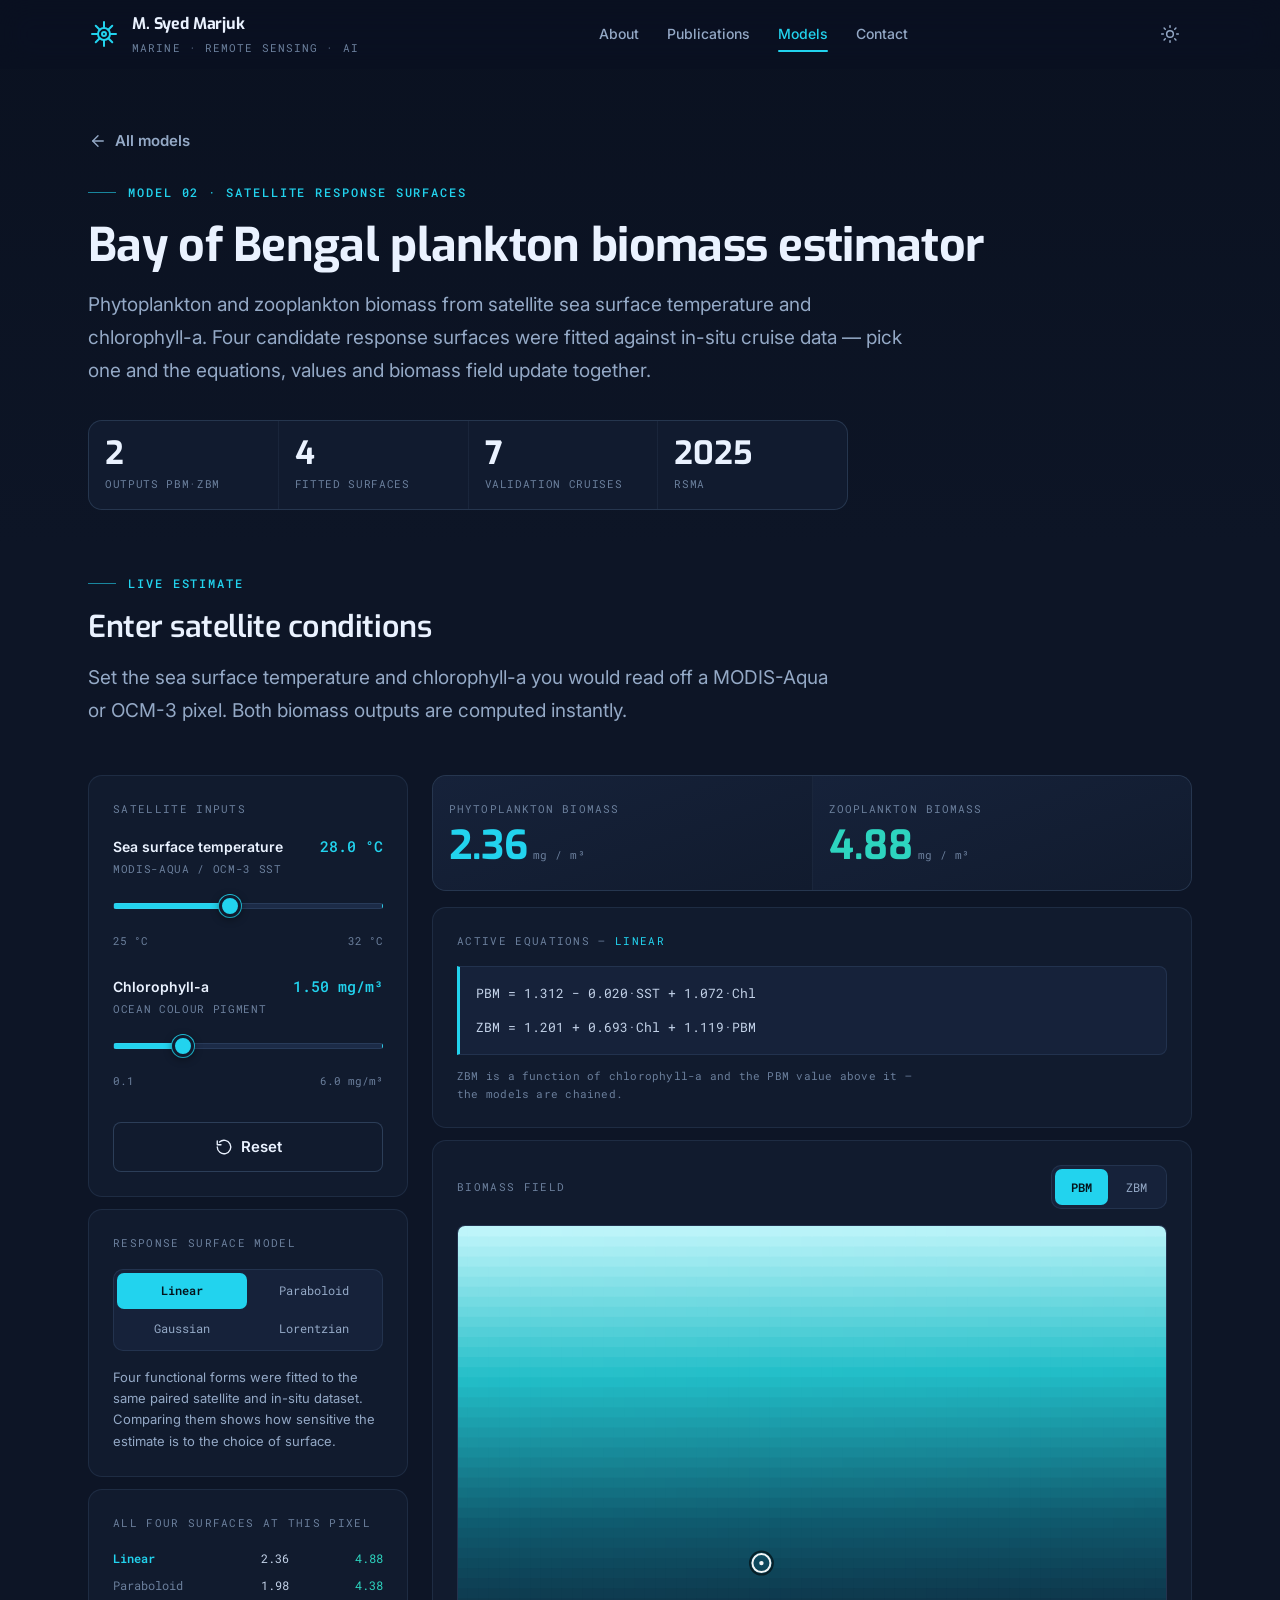
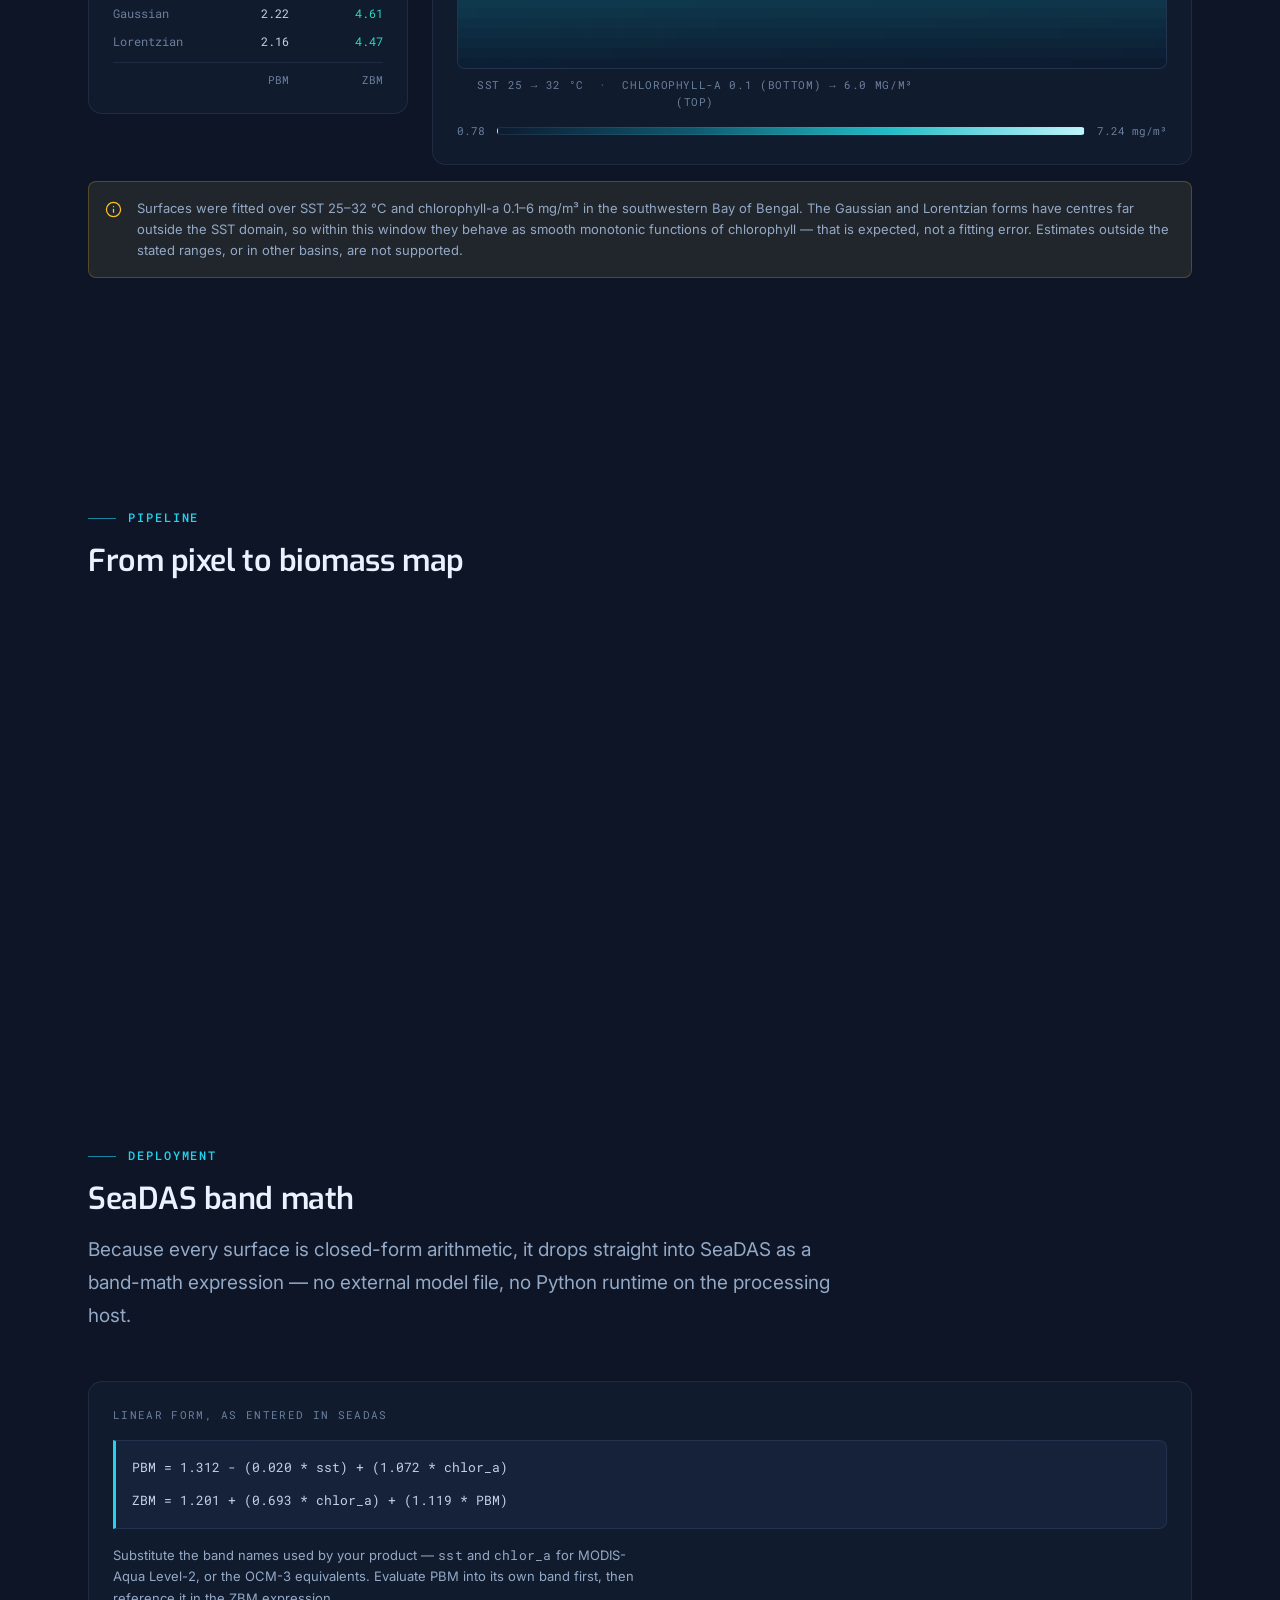
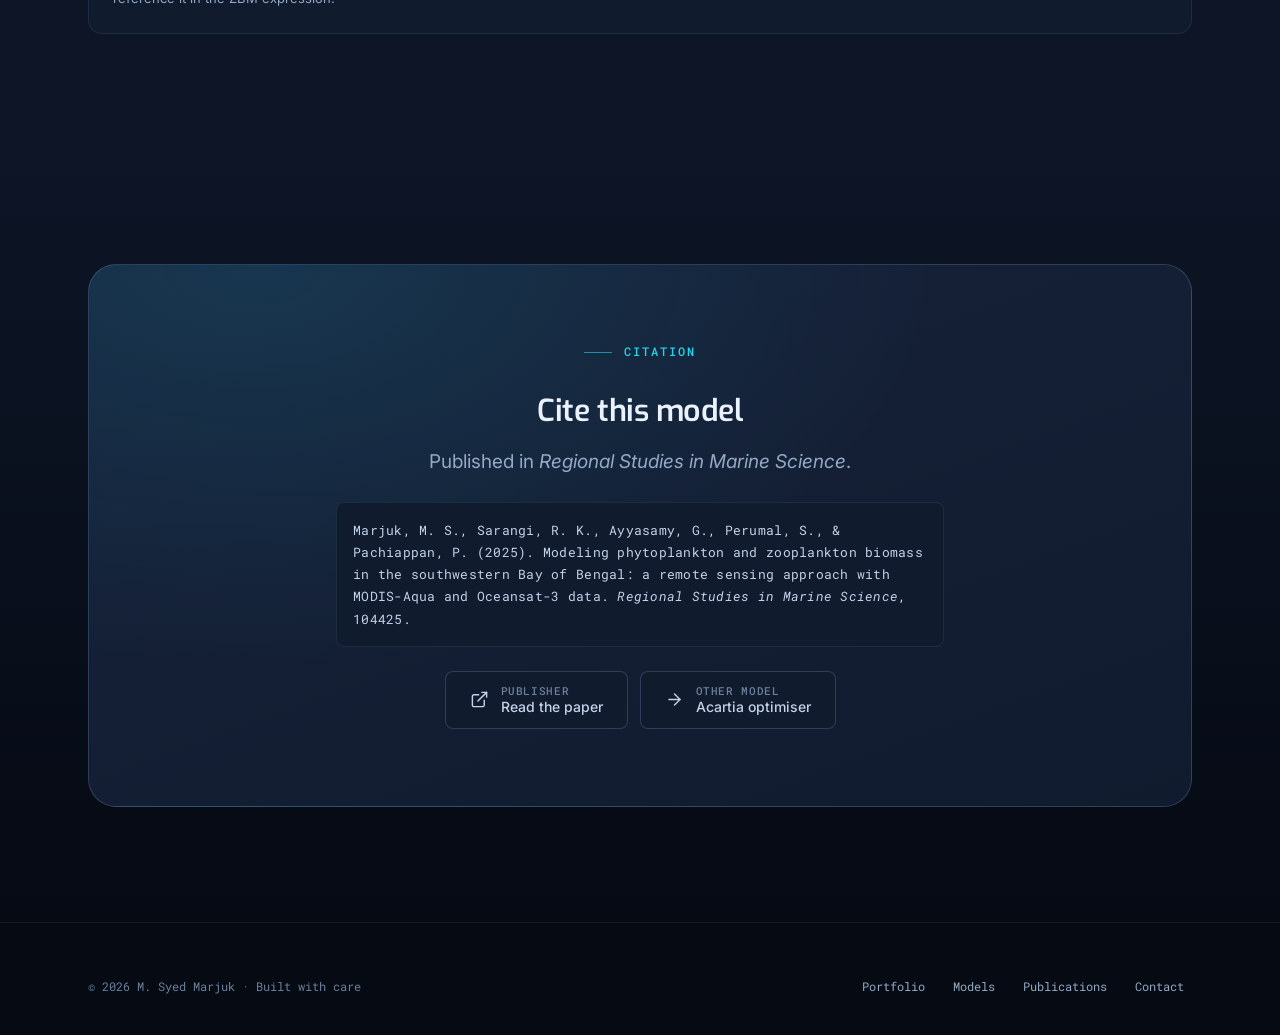
<file: models/bob-biomass.html>
<!DOCTYPE html>
<html lang="en" data-theme="dark">
<head>
<meta charset="UTF-8">
<meta name="viewport" content="width=device-width, initial-scale=1">
<title>Bay of Bengal Plankton Biomass Estimator — M. Syed Marjuk</title>
<meta name="description" content="Live estimator for phytoplankton and zooplankton biomass in the southwestern Bay of Bengal from MODIS-Aqua and Oceansat-3 OCM-3 sea surface temperature and chlorophyll-a. Four fitted response surfaces computed in your browser.">
<link rel="canonical" href="https://syedmarjuk.netlify.app/models/bob-biomass.html">

<meta property="og:type" content="article">
<meta property="og:title" content="Bay of Bengal Plankton Biomass Estimator — live model">
<meta property="og:description" content="PBM and ZBM from satellite SST and chlorophyll-a. Four fitted surfaces, computed live.">
<meta property="og:image" content="https://syedmarjuk.netlify.app/assets/img/og-image.jpg">
<meta name="twitter:card" content="summary_large_image">

<meta name="theme-color" content="#0A1120" media="(prefers-color-scheme: dark)">
<meta name="theme-color" content="#F6F9FC" media="(prefers-color-scheme: light)">
<link rel="icon" href="data:image/svg+xml,%3Csvg xmlns='http://www.w3.org/2000/svg' viewBox='0 0 32 32'%3E%3Ctext y='25' x='2' font-size='24'%3E%F0%9F%94%AC%3C/text%3E%3C/svg%3E">

<link rel="preconnect" href="https://fonts.googleapis.com">
<link rel="preconnect" href="https://fonts.gstatic.com" crossorigin>
<link href="https://fonts.googleapis.com/css2?family=Exo:wght@400;500;600;700&family=Inter:wght@400;500;600;700&family=Roboto+Mono:wght@400;500&display=swap" rel="stylesheet">

<link rel="stylesheet" href="../assets/css/style.css">
</head>

<body>
<a class="skip-link" href="#main">Skip to main content</a>

<svg width="0" height="0" style="position:absolute" aria-hidden="true" focusable="false">
  <symbol id="ic-plankton" viewBox="0 0 24 24" fill="none" stroke="currentColor" stroke-width="1.5" stroke-linecap="round" stroke-linejoin="round">
    <circle cx="12" cy="12" r="4.5"/><path d="M12 7.5V3"/><path d="M12 16.5V21"/>
    <path d="M7.5 12H3"/><path d="M16.5 12H21"/><path d="m8.8 8.8-3-3"/>
    <path d="m15.2 15.2 3 3"/><path d="m15.2 8.8 3-3"/><path d="m8.8 15.2-3 3"/>
    <circle cx="12" cy="12" r="1.5"/>
  </symbol>
  <symbol id="ic-back" viewBox="0 0 24 24" fill="none" stroke="currentColor" stroke-width="1.8" stroke-linecap="round" stroke-linejoin="round"><path d="M19 12H5"/><path d="m12 19-7-7 7-7"/></symbol>
  <symbol id="ic-arrow" viewBox="0 0 24 24" fill="none" stroke="currentColor" stroke-width="1.8" stroke-linecap="round" stroke-linejoin="round"><path d="M5 12h14"/><path d="m12 5 7 7-7 7"/></symbol>
  <symbol id="ic-check" viewBox="0 0 24 24" fill="none" stroke="currentColor" stroke-width="2" stroke-linecap="round" stroke-linejoin="round"><path d="M20 6 9 17l-5-5"/></symbol>
  <symbol id="ic-info" viewBox="0 0 24 24" fill="none" stroke="currentColor" stroke-width="1.8" stroke-linecap="round" stroke-linejoin="round"><circle cx="12" cy="12" r="10"/><path d="M12 16v-4"/><path d="M12 8h.01"/></symbol>
  <symbol id="ic-reset" viewBox="0 0 24 24" fill="none" stroke="currentColor" stroke-width="1.8" stroke-linecap="round" stroke-linejoin="round"><path d="M3 12a9 9 0 1 0 3-6.7"/><path d="M3 4v5h5"/></symbol>
  <symbol id="ic-ext" viewBox="0 0 24 24" fill="none" stroke="currentColor" stroke-width="1.8" stroke-linecap="round" stroke-linejoin="round"><path d="M15 3h6v6"/><path d="M10 14 21 3"/><path d="M18 13v6a2 2 0 0 1-2 2H5a2 2 0 0 1-2-2V8a2 2 0 0 1 2-2h6"/></symbol>
  <symbol id="ic-satellite" viewBox="0 0 24 24" fill="none" stroke="currentColor" stroke-width="1.6" stroke-linecap="round" stroke-linejoin="round"><path d="M6.5 10.5 3 14l3.5 3.5L10 14"/><path d="m10 14 4-4"/><path d="M13.5 6.5 17 3l4 4-3.5 3.5z"/><path d="m14 10 3.5 3.5"/><path d="M9 3a6 6 0 0 1 6 6"/><path d="M9 7a2 2 0 0 1 2 2"/></symbol>
  <symbol id="ic-sun" viewBox="0 0 24 24" fill="none" stroke="currentColor" stroke-width="1.8" stroke-linecap="round" stroke-linejoin="round"><circle cx="12" cy="12" r="4"/><path d="M12 2v2"/><path d="M12 20v2"/><path d="m4.9 4.9 1.4 1.4"/><path d="m17.7 17.7 1.4 1.4"/><path d="M2 12h2"/><path d="M20 12h2"/><path d="m6.3 17.7-1.4 1.4"/><path d="m19.1 4.9-1.4 1.4"/></symbol>
  <symbol id="ic-moon" viewBox="0 0 24 24" fill="none" stroke="currentColor" stroke-width="1.8" stroke-linecap="round" stroke-linejoin="round"><path d="M12 3a6 6 0 0 0 9 9 9 9 0 1 1-9-9z"/></symbol>
  <symbol id="ic-menu" viewBox="0 0 24 24" fill="none" stroke="currentColor" stroke-width="2" stroke-linecap="round"><path d="M4 7h16"/><path d="M4 12h16"/><path d="M4 17h16"/></symbol>
  <symbol id="ic-close" viewBox="0 0 24 24" fill="none" stroke="currentColor" stroke-width="2" stroke-linecap="round"><path d="M18 6 6 18"/><path d="m6 6 12 12"/></symbol>
</svg>


<header class="nav is-scrolled" id="nav">
  <div class="nav-inner">
    <a href="../index.html" class="brand" aria-label="M. Syed Marjuk — home">
      <svg class="brand-mark" aria-hidden="true"><use href="#ic-plankton"></use></svg>
      <span>M. Syed Marjuk<small>Marine · Remote Sensing · AI</small></span>
    </a>
    <nav class="nav-links" id="navLinks" aria-label="Main navigation">
      <a href="../index.html#about">About</a>
      <a href="../index.html#publications">Publications</a>
      <a href="index.html" class="is-active">Models</a>
      <a href="../index.html#contact">Contact</a>
    </nav>
    <div class="nav-actions">
      <button class="icon-btn" id="themeBtn" type="button" aria-label="Switch to light theme">
        <svg aria-hidden="true"><use href="#ic-sun" id="themeIcon"></use></svg>
      </button>
      <button class="icon-btn nav-toggle" id="navToggle" type="button"
              aria-label="Open menu" aria-expanded="false" aria-controls="navLinks">
        <svg aria-hidden="true"><use href="#ic-menu" id="navToggleIcon"></use></svg>
      </button>
    </div>
  </div>
</header>


<main id="main">

<!-- ============ HEADER ============ -->
<section class="section depth-1" style="padding-top:calc(68px + var(--s-7));padding-bottom:var(--s-6)">
  <div class="wrap">
    <a class="btn btn-quiet" href="index.html" style="margin-bottom:var(--s-4);padding-left:0">
      <svg aria-hidden="true"><use href="#ic-back"></use></svg> All models
    </a>

    <p class="eyebrow">Model 02 · Satellite response surfaces</p>
    <h1 style="font-size:clamp(1.75rem,4.4vw,2.9rem);margin-bottom:var(--s-4)">
      Bay of Bengal plankton biomass estimator
    </h1>
    <p class="lead">
      Phytoplankton and zooplankton biomass from satellite sea surface temperature and
      chlorophyll-a. Four candidate response surfaces were fitted against in-situ cruise
      data — pick one and the equations, values and biomass field update together.
    </p>

    <dl class="metrics" style="margin-top:var(--s-6)">
      <div class="metric"><dd class="metric-num">2</dd><dt class="metric-label">Outputs PBM·ZBM</dt></div>
      <div class="metric"><dd class="metric-num">4</dd><dt class="metric-label">Fitted Surfaces</dt></div>
      <div class="metric"><dd class="metric-num">7</dd><dt class="metric-label">Validation Cruises</dt></div>
      <div class="metric"><dd class="metric-num">2025</dd><dt class="metric-label">RSMA</dt></div>
    </dl>
  </div>
</section>


<!-- ============ LIVE CONSOLE ============ -->
<section class="section depth-2" style="padding-top:var(--s-6)">
  <div class="wrap">
    <div class="section-head">
      <p class="eyebrow">Live estimate</p>
      <h2 style="font-size:clamp(1.4rem,2.6vw,1.9rem)">Enter satellite conditions</h2>
      <p class="lead">
        Set the sea surface temperature and chlorophyll-a you would read off a MODIS-Aqua
        or OCM-3 pixel. Both biomass outputs are computed instantly.
      </p>
    </div>

    <div class="console">

      <!-- ---- controls ---- -->
      <div>
        <div class="panel">
          <p class="panel-title">Satellite inputs</p>

          <div class="ctrl">
            <div class="ctrl-head">
              <label class="ctrl-label" for="inSst">Sea surface temperature<small>MODIS-Aqua / OCM-3 SST</small></label>
              <output class="ctrl-val" id="outSst" for="inSst">28.0 °C</output>
            </div>
            <input type="range" id="inSst" min="25" max="32" step="0.05" value="28" aria-describedby="scaleSst">
            <div class="ctrl-scale" id="scaleSst"><span>25 °C</span><span>32 °C</span></div>
          </div>

          <div class="ctrl">
            <div class="ctrl-head">
              <label class="ctrl-label" for="inChl">Chlorophyll-a<small>Ocean colour pigment</small></label>
              <output class="ctrl-val" id="outChl" for="inChl">1.50 mg/m³</output>
            </div>
            <input type="range" id="inChl" min="0.1" max="6" step="0.01" value="1.5" aria-describedby="scaleChl">
            <div class="ctrl-scale" id="scaleChl"><span>0.1</span><span>6.0 mg/m³</span></div>
          </div>

          <button class="btn btn-ghost" id="btnReset" type="button" style="width:100%;margin-top:var(--s-2)">
            <svg aria-hidden="true"><use href="#ic-reset"></use></svg> Reset
          </button>
        </div>

        <div class="panel">
          <p class="panel-title">Response surface model</p>
          <div class="seg" role="group" aria-label="Surface model" id="surfaceSeg"
               style="display:grid;grid-template-columns:1fr 1fr;gap:2px"></div>
          <p style="font-size:.8125rem;color:var(--fg-muted);margin-top:var(--s-4)">
            Four functional forms were fitted to the same paired satellite and in-situ
            dataset. Comparing them shows how sensitive the estimate is to the choice
            of surface.
          </p>
        </div>

        <div class="panel">
          <p class="panel-title">All four surfaces at this pixel</p>
          <div id="compareList" style="display:grid;gap:var(--s-2)"></div>
        </div>
      </div>

      <!-- ---- outputs ---- -->
      <div>
        <dl class="readouts">
          <div class="readout">
            <dt>Phytoplankton biomass</dt>
            <dd><span id="valPbm">0.00</span><span class="unit">mg / m³</span></dd>
          </div>
          <div class="readout alt">
            <dt>Zooplankton biomass</dt>
            <dd><span id="valZbm">0.00</span><span class="unit">mg / m³</span></dd>
          </div>
        </dl>

        <div class="panel">
          <p class="panel-title">Active equations — <span id="eqName" style="color:var(--cyan)">Linear</span></p>
          <div class="eq" id="eqBox"></div>
          <p class="mono" style="margin-top:var(--s-3);color:var(--fg-faint);font-size:.6875rem">
            ZBM is a function of chlorophyll-a and the PBM value above it — the models are chained.
          </p>
        </div>

        <div class="panel">
          <div style="display:flex;flex-wrap:wrap;align-items:center;justify-content:space-between;gap:var(--s-3);margin-bottom:var(--s-4)">
            <p class="panel-title" style="margin:0">Biomass field</p>
            <div class="seg" role="group" aria-label="Field output">
              <button type="button" data-field="pbm" aria-pressed="true">PBM</button>
              <button type="button" data-field="zbm" aria-pressed="false">ZBM</button>
            </div>
          </div>

          <div class="field-wrap">
            <canvas class="field-canvas" id="fieldCanvas"
                    role="img" aria-label="Heat map of predicted biomass across sea surface temperature and chlorophyll-a"></canvas>
          </div>
          <p class="axis-x">SST 25 → 32 °C &nbsp;·&nbsp; Chlorophyll-a 0.1 (bottom) → 6.0 mg/m³ (top)</p>

          <div class="legend-ramp">
            <span id="rampMin">low</span>
            <span class="ramp-bar" id="rampBar"></span>
            <span id="rampMax">high</span>
          </div>
        </div>
      </div>
    </div>

    <div class="note">
      <svg aria-hidden="true"><use href="#ic-info"></use></svg>
      <p>
        Surfaces were fitted over SST 25–32 °C and chlorophyll-a 0.1–6 mg/m³ in the
        southwestern Bay of Bengal. The Gaussian and Lorentzian forms have centres far
        outside the SST domain, so within this window they behave as smooth monotonic
        functions of chlorophyll — that is expected, not a fitting error. Estimates
        outside the stated ranges, or in other basins, are not supported.
      </p>
    </div>
  </div>
</section>


<!-- ============ PIPELINE ============ -->
<section class="section depth-2">
  <div class="wrap">
    <div class="section-head">
      <p class="eyebrow">Pipeline</p>
      <h2 style="font-size:clamp(1.4rem,2.6vw,1.9rem)">From pixel to biomass map</h2>
    </div>

    <div class="grid-focus stagger">
      <article class="card">
        <div class="card-icon"><svg aria-hidden="true"><use href="#ic-satellite"></use></svg></div>
        <h3 style="font-size:1rem">1 · Ocean colour products</h3>
        <p>SST and chlorophyll-a extracted from MODIS-Aqua and Oceansat-3 OCM-3 in SeaDAS,
           matched in space and time to cruise stations.</p>
      </article>
      <article class="card">
        <div class="card-icon"><svg aria-hidden="true"><use href="#ic-check"></use></svg></div>
        <h3 style="font-size:1rem">2 · In-situ pairing</h3>
        <p>Plankton biomass measured from WP-2 vertical hauls at each station across seven
           research cruises, giving the ground truth for the fit.</p>
      </article>
      <article class="card">
        <div class="card-icon"><svg aria-hidden="true"><use href="#ic-arrow"></use></svg></div>
        <h3 style="font-size:1rem">3 · Surface fitting</h3>
        <p>Four functional forms fitted and compared, with PBM feeding forward into the
           ZBM relationship to preserve the trophic link.</p>
      </article>
      <article class="card">
        <div class="card-icon"><svg aria-hidden="true"><use href="#ic-plankton"></use></svg></div>
        <h3 style="font-size:1rem">4 · Pixel-wise mapping</h3>
        <p>The chosen equation is written as a SeaDAS band-math expression and evaluated
           per pixel, producing basin-scale biomass maps.</p>
      </article>
    </div>
  </div>
</section>


<!-- ============ BAND MATH ============ -->
<section class="section depth-2">
  <div class="wrap">
    <div class="section-head">
      <p class="eyebrow">Deployment</p>
      <h2 style="font-size:clamp(1.4rem,2.6vw,1.9rem)">SeaDAS band math</h2>
      <p class="lead">
        Because every surface is closed-form arithmetic, it drops straight into SeaDAS as a
        band-math expression — no external model file, no Python runtime on the processing host.
      </p>
    </div>
    <div class="panel">
      <p class="panel-title">Linear form, as entered in SeaDAS</p>
      <div class="eq">
        <code>PBM = 1.312 - (0.020 * sst) + (1.072 * chlor_a)</code>
        <code>ZBM = 1.201 + (0.693 * chlor_a) + (1.119 * PBM)</code>
      </div>
      <p style="font-size:.8125rem;color:var(--fg-muted);margin-top:var(--s-4)">
        Substitute the band names used by your product — <code class="mono">sst</code> and
        <code class="mono">chlor_a</code> for MODIS-Aqua Level-2, or the OCM-3 equivalents.
        Evaluate PBM into its own band first, then reference it in the ZBM expression.
      </p>
    </div>
  </div>
</section>


<!-- ============ CITATION ============ -->
<section class="section depth-3">
  <div class="wrap">
    <div class="contact-card">
      <p class="eyebrow" style="justify-content:center">Citation</p>
      <h2 style="font-size:clamp(1.4rem,2.6vw,1.9rem)">Cite this model</h2>
      <p class="lead" style="margin-bottom:var(--s-5)">
        Published in <em>Regional Studies in Marine Science</em>.
      </p>
      <p class="mono" style="text-align:left;max-width:76ch;margin:0 auto var(--s-5);padding:var(--s-4);
                background:var(--surface);border:1px solid var(--border);
                border-radius:var(--radius-sm);color:var(--fg-soft);overflow-wrap:anywhere;line-height:1.7">
        Marjuk, M. S., Sarangi, R. K., Ayyasamy, G., Perumal, S., &amp; Pachiappan, P. (2025).
        Modeling phytoplankton and zooplankton biomass in the southwestern Bay of Bengal:
        a remote sensing approach with MODIS-Aqua and Oceansat-3 data.
        <em>Regional Studies in Marine Science</em>, 104425.
      </p>
      <div class="contact-links">
        <a class="link-tile" href="https://doi.org/10.1016/j.rsma.2025.104425"
           target="_blank" rel="noopener noreferrer">
          <svg aria-hidden="true"><use href="#ic-ext"></use></svg>
          <span class="tile-txt"><small>Publisher</small>Read the paper</span>
        </a>
        <a class="link-tile" href="acartia-optimiser.html">
          <svg aria-hidden="true"><use href="#ic-arrow"></use></svg>
          <span class="tile-txt"><small>Other model</small>Acartia optimiser</span>
        </a>
      </div>
    </div>
  </div>
</section>

</main>


<footer class="footer">
  <div class="wrap footer-inner">
    <p>&copy; <span id="year"></span> M. Syed Marjuk · Built with care</p>
    <nav class="footer-links" aria-label="Footer navigation">
      <a href="../index.html">Portfolio</a>
      <a href="index.html">Models</a>
      <a href="../index.html#publications">Publications</a>
      <a href="../index.html#contact">Contact</a>
    </nav>
  </div>
</footer>

<script src="../assets/js/data.js"></script>
<script src="../assets/js/models.js"></script>
<script src="../assets/js/main.js"></script>
<script>
/* ---------- Bay of Bengal biomass page controller ---------- */
(function () {
  'use strict';
  const $ = s => document.querySelector(s);
  const M = window.MarineModels;
  if (!M) return;

  const inSst = $('#inSst'), inChl = $('#inChl');
  const canvas = $('#fieldCanvas');
  let surface = 'Linear';
  let fieldOut = 'pbm';

  function paintTrack(el) {
    const pct = ((el.value - el.min) / (el.max - el.min)) * 100;
    el.style.setProperty('--fill', pct + '%');
  }

  /* build the surface selector from the model definition */
  $('#surfaceSeg').innerHTML = M.surfaces.map(s =>
    `<button type="button" data-surface="${s}" aria-pressed="${s === surface}">${s}</button>`).join('');

  function update() {
    const sst = parseFloat(inSst.value);
    const chl = parseFloat(inChl.value);

    $('#outSst').textContent = sst.toFixed(1) + ' °C';
    $('#outChl').textContent = chl.toFixed(2) + ' mg/m³';
    [inSst, inChl].forEach(paintTrack);

    const r = M.biomass(surface, sst, chl);
    $('#valPbm').textContent = Math.max(0, r.pbm).toFixed(2);
    $('#valZbm').textContent = Math.max(0, r.zbm).toFixed(2);

    $('#eqName').textContent = surface;
    $('#eqBox').innerHTML = M.equations[surface]
      .map(e => `<code>${e}</code>`).join('');

    // side-by-side comparison of all four surfaces
    $('#compareList').innerHTML = M.surfaces.map(s => {
      const v = M.biomass(s, sst, chl);
      const on = s === surface;
      return `<div class="prob" style="grid-template-columns:82px 1fr 1fr">
          <span style="color:${on ? 'var(--cyan)' : 'var(--fg-faint)'};${on ? 'font-weight:600' : ''}">${s}</span>
          <span class="prob-val">${Math.max(0, v.pbm).toFixed(2)}</span>
          <span class="prob-val" style="color:var(--teal)">${Math.max(0, v.zbm).toFixed(2)}</span>
        </div>`;
    }).join('') +
      `<div class="prob" style="grid-template-columns:82px 1fr 1fr;border-top:1px solid var(--border);padding-top:var(--s-2);margin-top:2px">
         <span style="color:var(--fg-faint)"></span>
         <span class="prob-val" style="color:var(--fg-faint);font-size:.6875rem">PBM</span>
         <span class="prob-val" style="color:var(--fg-faint);font-size:.6875rem">ZBM</span>
       </div>`;

    drawField();
  }

  function ramp(v) {
    const stops = [[13, 27, 48], [15, 90, 110], [34, 190, 200], [190, 245, 250]];
    const x = Math.max(0, Math.min(1, v)) * (stops.length - 1);
    const i = Math.min(stops.length - 2, Math.floor(x));
    const f = x - i;
    const c = [0, 1, 2].map(k => Math.round(stops[i][k] + (stops[i + 1][k] - stops[i][k]) * f));
    return `rgb(${c[0]},${c[1]},${c[2]})`;
  }

  function drawField() {
    if (!canvas) return;
    const w = canvas.clientWidth, h = canvas.clientHeight;
    if (!w || !h) return;

    const dpr = Math.min(2, window.devicePixelRatio || 1);
    canvas.width = Math.round(w * dpr);
    canvas.height = Math.round(h * dpr);
    const ctx = canvas.getContext('2d');
    ctx.setTransform(dpr, 0, 0, dpr, 0, 0);

    const sst = parseFloat(inSst.value), chl = parseFloat(inChl.value);
    const [x0, x1] = M.ranges.sst;
    const [y0, y1] = M.ranges.chl;

    const COLS = 68, ROWS = 44;
    const vals = [];
    let lo = Infinity, hi = -Infinity;

    for (let j = 0; j < ROWS; j++) {
      vals[j] = [];
      const cv = y0 + (y1 - y0) * (j / (ROWS - 1));
      for (let i = 0; i < COLS; i++) {
        const sv = x0 + (x1 - x0) * (i / (COLS - 1));
        const b = M.biomass(surface, sv, cv);
        const v = Math.max(0, fieldOut === 'zbm' ? b.zbm : b.pbm);
        vals[j][i] = v;
        if (v < lo) lo = v;
        if (v > hi) hi = v;
      }
    }

    const cw = w / COLS, ch = h / ROWS;
    const span = (hi - lo) || 1;
    for (let j = 0; j < ROWS; j++) {
      for (let i = 0; i < COLS; i++) {
        ctx.fillStyle = ramp((vals[j][i] - lo) / span);
        ctx.fillRect(i * cw - 0.5, (ROWS - 1 - j) * ch - 0.5, cw + 1, ch + 1);
      }
    }

    const mx = ((sst - x0) / (x1 - x0)) * w;
    const my = (1 - (chl - y0) / (y1 - y0)) * h;
    ctx.lineWidth = 2;
    ctx.strokeStyle = 'rgba(255,255,255,.95)';
    ctx.beginPath(); ctx.arc(mx, my, 9, 0, Math.PI * 2); ctx.stroke();
    ctx.strokeStyle = 'rgba(0,0,0,.55)';
    ctx.beginPath(); ctx.arc(mx, my, 11.5, 0, Math.PI * 2); ctx.stroke();
    ctx.fillStyle = 'rgba(255,255,255,.95)';
    ctx.beginPath(); ctx.arc(mx, my, 2.2, 0, Math.PI * 2); ctx.fill();

    $('#rampMin').textContent = lo.toFixed(2);
    $('#rampMax').textContent = hi.toFixed(2) + ' mg/m³';
    $('#rampBar').style.background =
      `linear-gradient(90deg, ${ramp(0)}, ${ramp(0.33)}, ${ramp(0.66)}, ${ramp(1)})`;

    canvas.setAttribute('aria-label',
      `Heat map of ${fieldOut.toUpperCase()} from the ${surface} surface, across SST 25 to 32 ` +
      `degrees and chlorophyll-a 0.1 to 6 milligrams per cubic metre. Values range ` +
      `${lo.toFixed(2)} to ${hi.toFixed(2)}. Current pixel ${sst.toFixed(1)} degrees, ` +
      `${chl.toFixed(2)} milligrams per cubic metre.`);
  }

  [inSst, inChl].forEach(el => el.addEventListener('input', update));

  $('#surfaceSeg').addEventListener('click', e => {
    const b = e.target.closest('[data-surface]');
    if (!b) return;
    surface = b.dataset.surface;
    document.querySelectorAll('[data-surface]').forEach(x =>
      x.setAttribute('aria-pressed', String(x === b)));
    update();
  });

  document.querySelectorAll('[data-field]').forEach(b => {
    b.addEventListener('click', () => {
      fieldOut = b.dataset.field;
      document.querySelectorAll('[data-field]').forEach(x =>
        x.setAttribute('aria-pressed', String(x === b)));
      drawField();
    });
  });

  $('#btnReset').addEventListener('click', () => {
    inSst.value = 28; inChl.value = 1.5; update();
  });

  let rt;
  window.addEventListener('resize', () => { clearTimeout(rt); rt = setTimeout(drawField, 160); });
  document.getElementById('themeBtn').addEventListener('click', () => setTimeout(drawField, 40));

  update();
})();
</script>
</body>
</html>
</file>
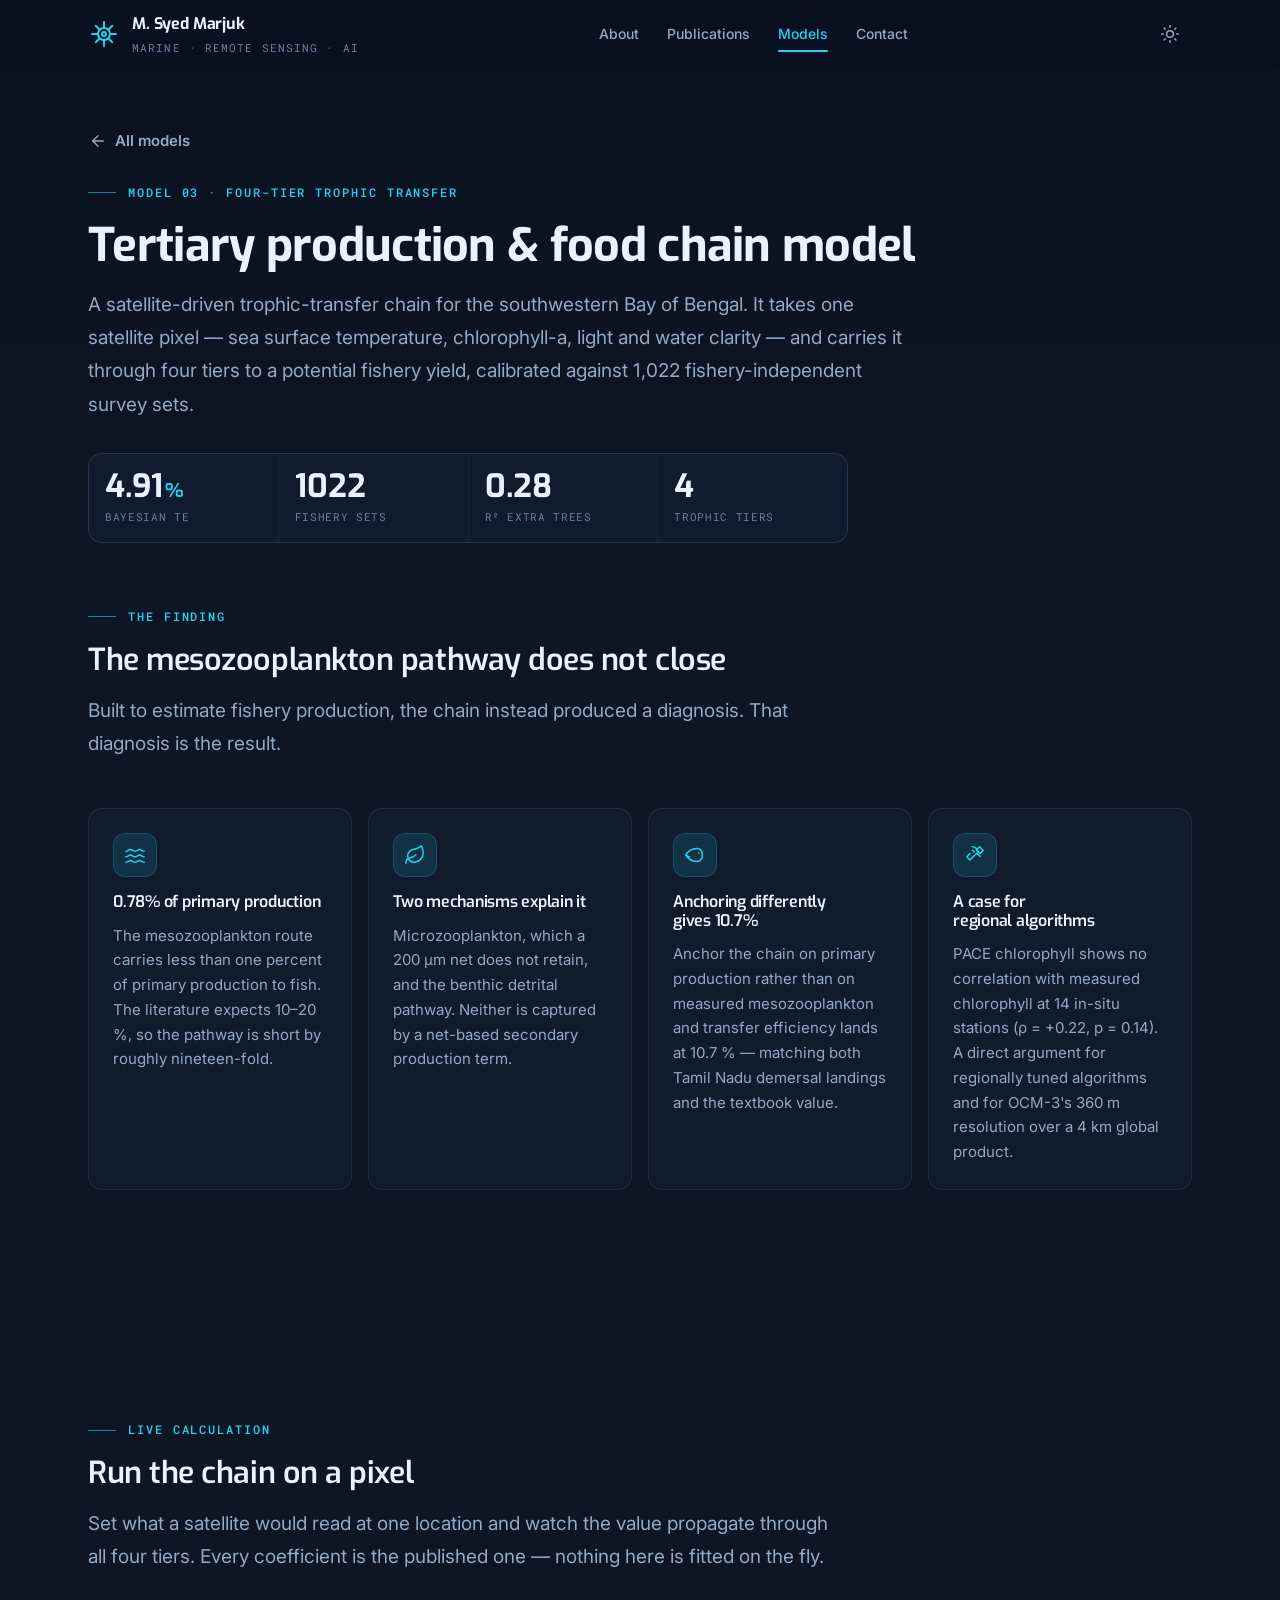
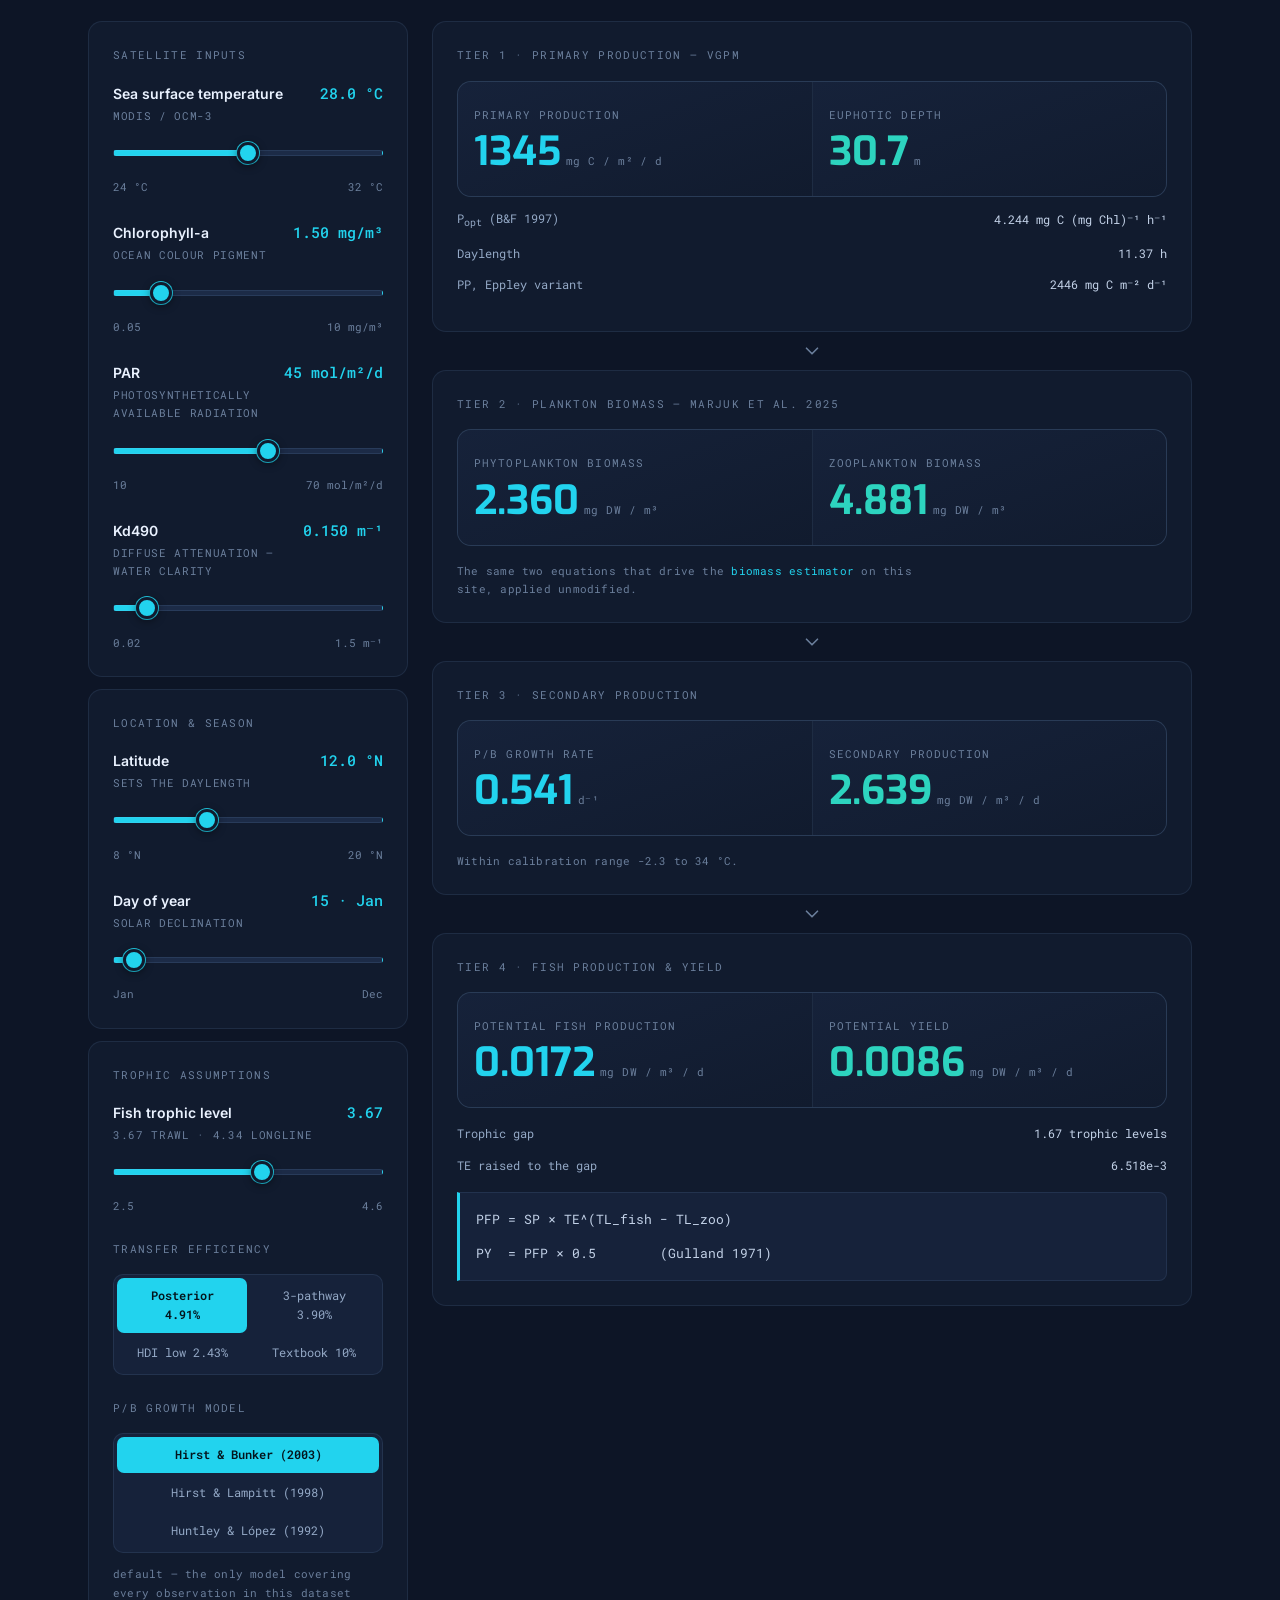
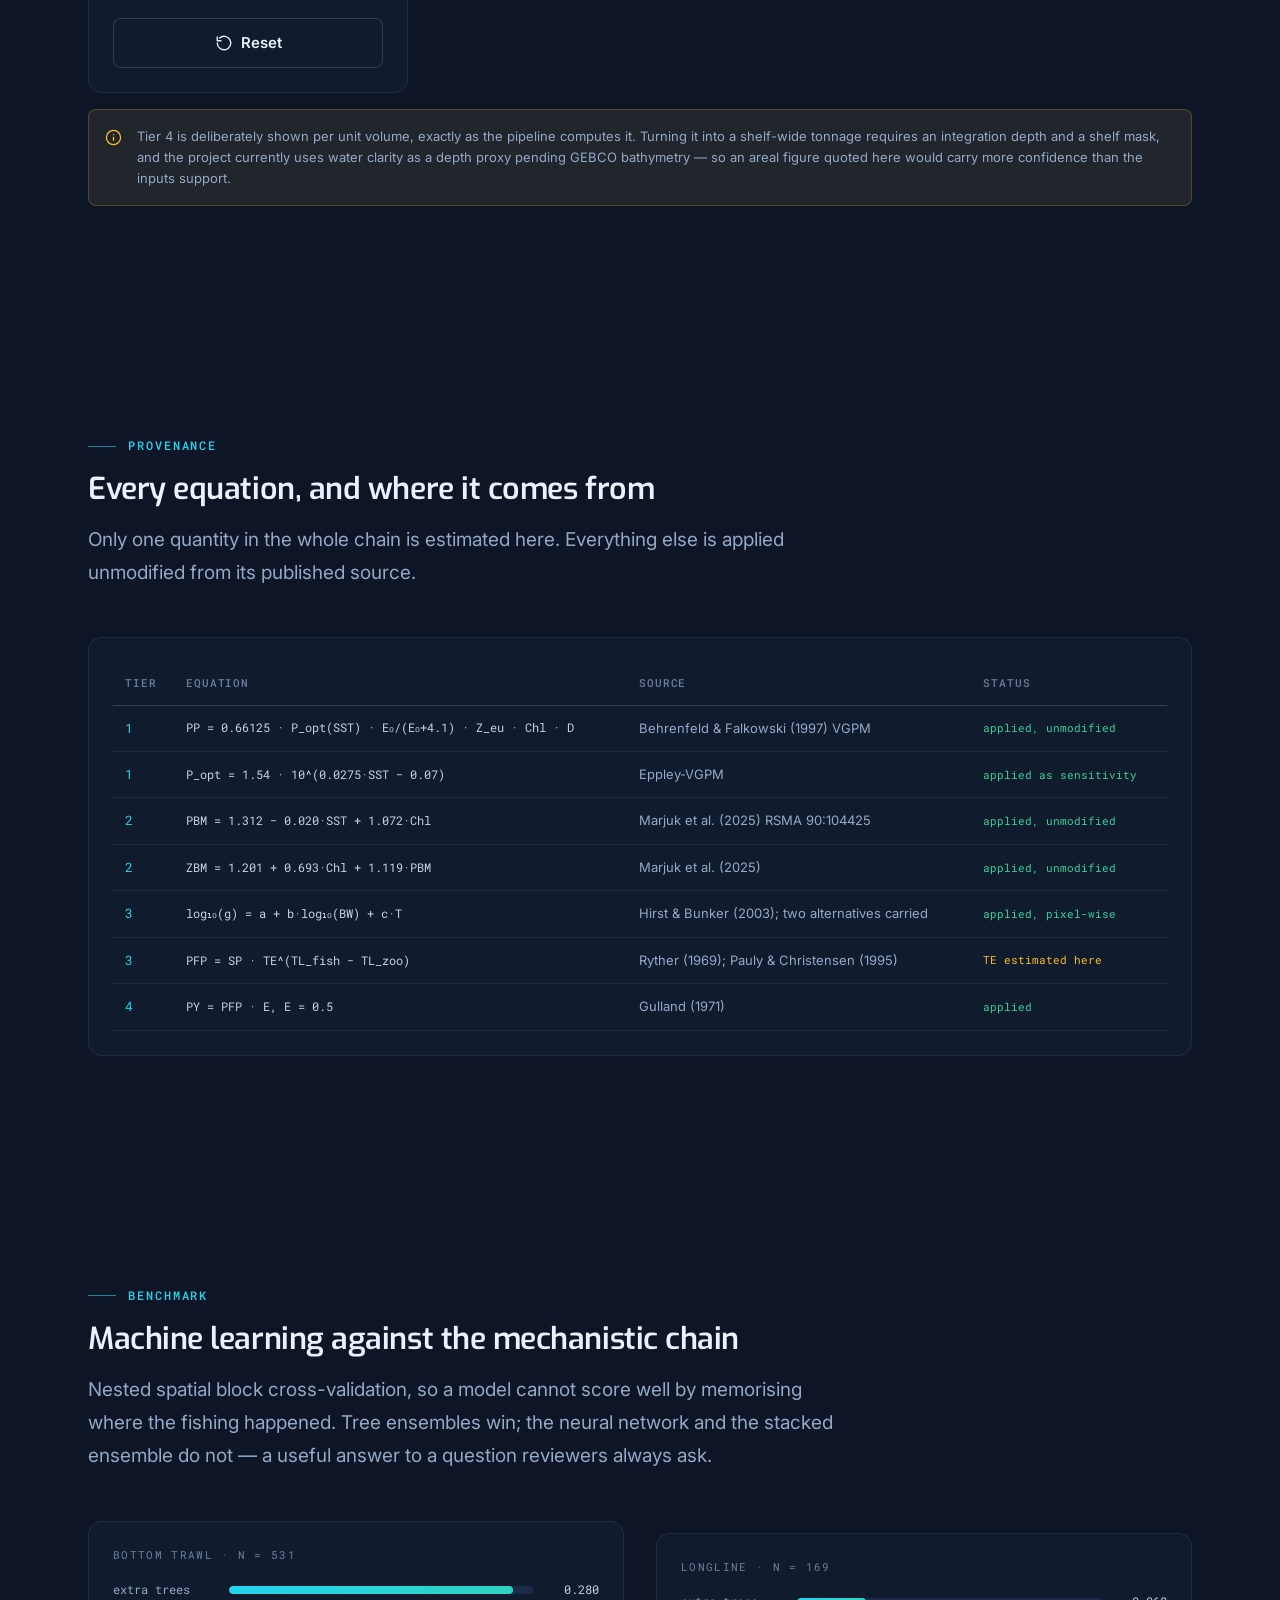
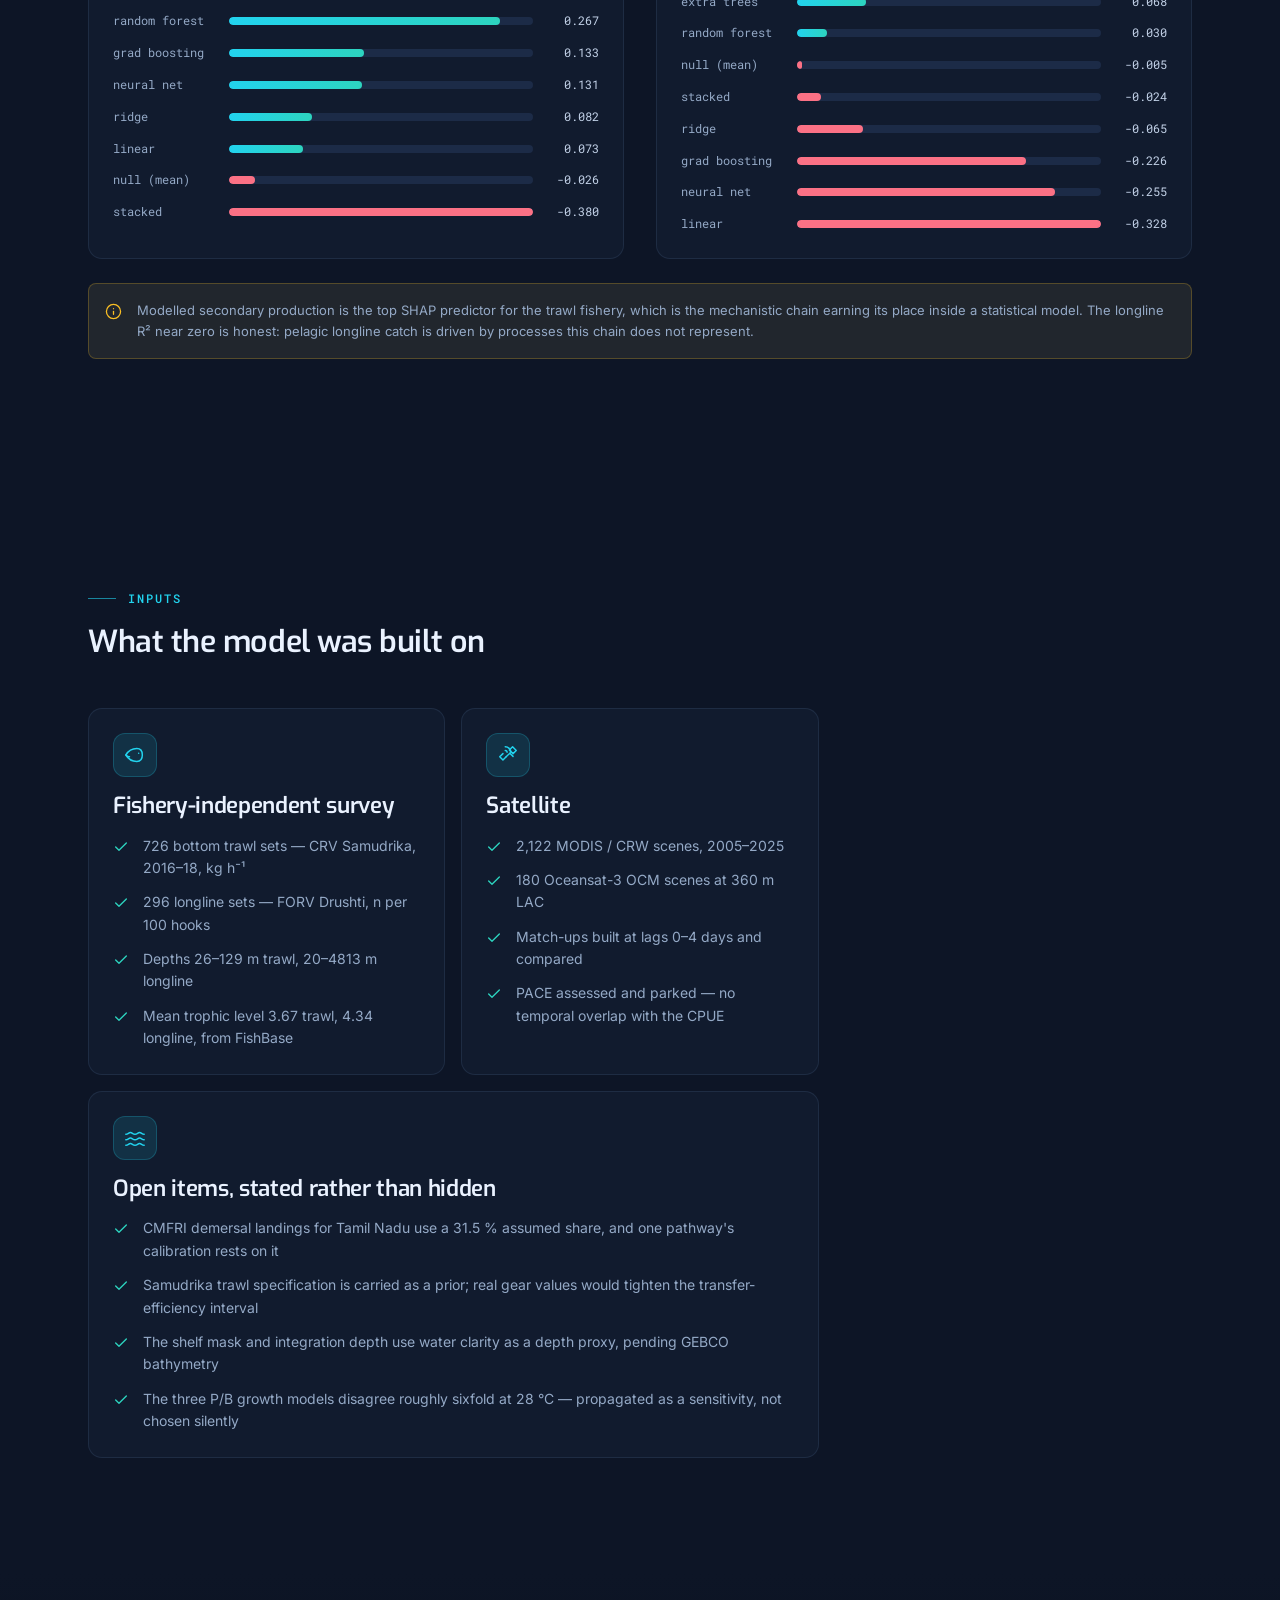
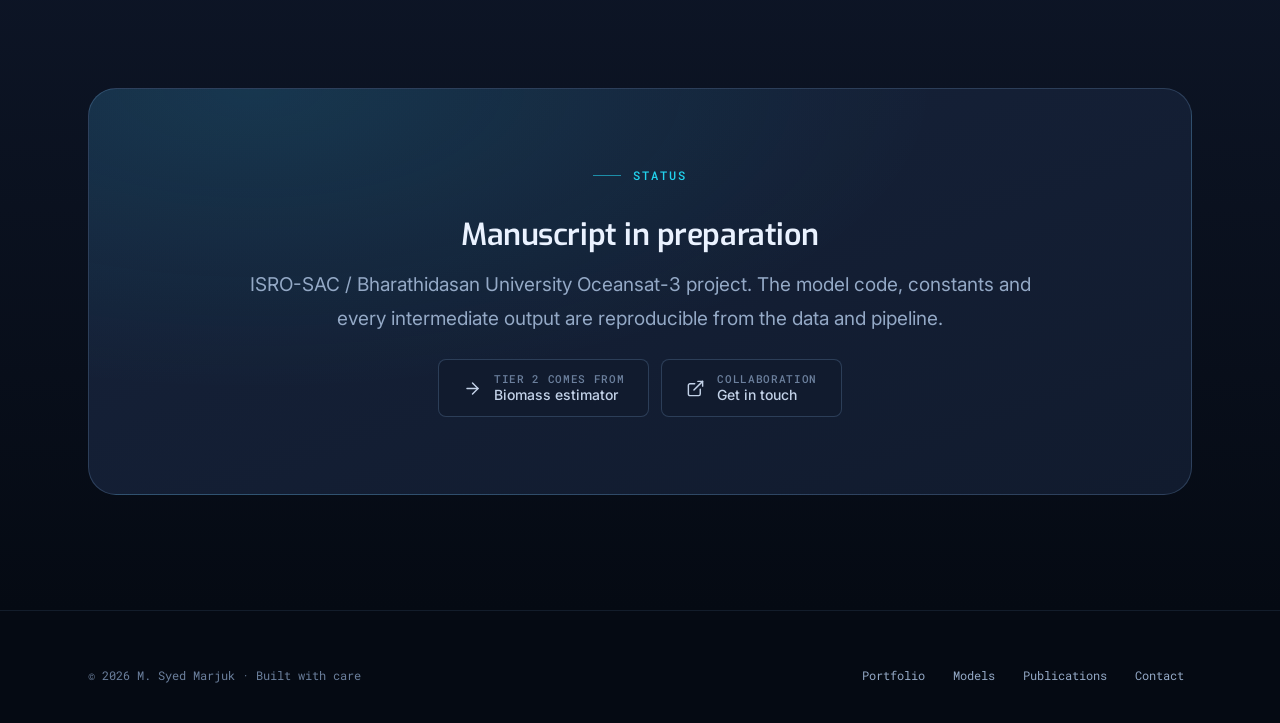
<file: models/tertiary-production.html>
<!DOCTYPE html>
<html lang="en" data-theme="dark">
<head>
<meta charset="UTF-8">
<meta name="viewport" content="width=device-width, initial-scale=1">
<title>Tertiary Production &amp; Food Chain Model — M. Syed Marjuk</title>
<meta name="description" content="A four-tier satellite-driven trophic transfer model for the southwestern Bay of Bengal, from VGPM primary production through plankton biomass and secondary production to potential fishery yield. Calibrated on 1,022 fishery-independent survey sets. Runs live in your browser.">
<link rel="canonical" href="https://syedmarjuk.netlify.app/models/tertiary-production.html">

<meta property="og:type" content="article">
<meta property="og:title" content="Tertiary Production &amp; Food Chain Model — live 4-tier chain">
<meta property="og:description" content="Satellite pixel to fishery yield in four tiers. Bayesian transfer efficiency 4.91%. Bay of Bengal.">
<meta property="og:image" content="https://syedmarjuk.netlify.app/assets/img/og-image.jpg">
<meta name="twitter:card" content="summary_large_image">

<meta name="theme-color" content="#0A1120" media="(prefers-color-scheme: dark)">
<meta name="theme-color" content="#F6F9FC" media="(prefers-color-scheme: light)">
<link rel="icon" href="data:image/svg+xml,%3Csvg xmlns='http://www.w3.org/2000/svg' viewBox='0 0 32 32'%3E%3Ctext y='25' x='2' font-size='24'%3E%F0%9F%94%AC%3C/text%3E%3C/svg%3E">

<link rel="preconnect" href="https://fonts.googleapis.com">
<link rel="preconnect" href="https://fonts.gstatic.com" crossorigin>
<link href="https://fonts.googleapis.com/css2?family=Exo:wght@400;500;600;700&family=Inter:wght@400;500;600;700&family=Roboto+Mono:wght@400;500&display=swap" rel="stylesheet">

<link rel="stylesheet" href="../assets/css/style.css">
</head>

<body>
<a class="skip-link" href="#main">Skip to main content</a>

<svg width="0" height="0" style="position:absolute" aria-hidden="true" focusable="false">
  <symbol id="ic-plankton" viewBox="0 0 24 24" fill="none" stroke="currentColor" stroke-width="1.5" stroke-linecap="round" stroke-linejoin="round">
    <circle cx="12" cy="12" r="4.5"/><path d="M12 7.5V3"/><path d="M12 16.5V21"/>
    <path d="M7.5 12H3"/><path d="M16.5 12H21"/><path d="m8.8 8.8-3-3"/>
    <path d="m15.2 15.2 3 3"/><path d="m15.2 8.8 3-3"/><path d="m8.8 15.2-3 3"/>
    <circle cx="12" cy="12" r="1.5"/>
  </symbol>
  <symbol id="ic-back" viewBox="0 0 24 24" fill="none" stroke="currentColor" stroke-width="1.8" stroke-linecap="round" stroke-linejoin="round"><path d="M19 12H5"/><path d="m12 19-7-7 7-7"/></symbol>
  <symbol id="ic-arrow" viewBox="0 0 24 24" fill="none" stroke="currentColor" stroke-width="1.8" stroke-linecap="round" stroke-linejoin="round"><path d="M5 12h14"/><path d="m12 5 7 7-7 7"/></symbol>
  <symbol id="ic-down" viewBox="0 0 24 24" fill="none" stroke="currentColor" stroke-width="1.8" stroke-linecap="round" stroke-linejoin="round"><path d="m6 9 6 6 6-6"/></symbol>
  <symbol id="ic-check" viewBox="0 0 24 24" fill="none" stroke="currentColor" stroke-width="2" stroke-linecap="round" stroke-linejoin="round"><path d="M20 6 9 17l-5-5"/></symbol>
  <symbol id="ic-info" viewBox="0 0 24 24" fill="none" stroke="currentColor" stroke-width="1.8" stroke-linecap="round" stroke-linejoin="round"><circle cx="12" cy="12" r="10"/><path d="M12 16v-4"/><path d="M12 8h.01"/></symbol>
  <symbol id="ic-reset" viewBox="0 0 24 24" fill="none" stroke="currentColor" stroke-width="1.8" stroke-linecap="round" stroke-linejoin="round"><path d="M3 12a9 9 0 1 0 3-6.7"/><path d="M3 4v5h5"/></symbol>
  <symbol id="ic-ext" viewBox="0 0 24 24" fill="none" stroke="currentColor" stroke-width="1.8" stroke-linecap="round" stroke-linejoin="round"><path d="M15 3h6v6"/><path d="M10 14 21 3"/><path d="M18 13v6a2 2 0 0 1-2 2H5a2 2 0 0 1-2-2V8a2 2 0 0 1 2-2h6"/></symbol>
  <symbol id="ic-satellite" viewBox="0 0 24 24" fill="none" stroke="currentColor" stroke-width="1.6" stroke-linecap="round" stroke-linejoin="round"><path d="M6.5 10.5 3 14l3.5 3.5L10 14"/><path d="m10 14 4-4"/><path d="M13.5 6.5 17 3l4 4-3.5 3.5z"/><path d="m14 10 3.5 3.5"/><path d="M9 3a6 6 0 0 1 6 6"/><path d="M9 7a2 2 0 0 1 2 2"/></symbol>
  <symbol id="ic-fish" viewBox="0 0 24 24" fill="none" stroke="currentColor" stroke-width="1.6" stroke-linecap="round" stroke-linejoin="round"><path d="M2 12c3-5 8-7 12-7 4 0 6 3 6 7s-2 7-6 7c-4 0-9-2-12-7z"/><path d="M2 12s2 2 4 2"/><path d="M16 10h.01"/></symbol>
  <symbol id="ic-leaf" viewBox="0 0 24 24" fill="none" stroke="currentColor" stroke-width="1.6" stroke-linecap="round" stroke-linejoin="round"><path d="M11 20A7 7 0 0 1 9.8 6.1C15.5 5 17 4.48 19 2c1 2 2 4.18 2 8 0 5.5-4.78 10-10 10z"/><path d="M2 21c0-3 1.85-5.36 5.08-6C9.5 14.52 12 13 13 12"/></symbol>
  <symbol id="ic-waves" viewBox="0 0 24 24" fill="none" stroke="currentColor" stroke-width="1.6" stroke-linecap="round" stroke-linejoin="round"><path d="M2 8c2.5 0 3-2 5-2s2.5 2 5 2 3-2 5-2 2.5 2 5 2"/><path d="M2 14c2.5 0 3-2 5-2s2.5 2 5 2 3-2 5-2 2.5 2 5 2"/><path d="M2 20c2.5 0 3-2 5-2s2.5 2 5 2 3-2 5-2 2.5 2 5 2"/></symbol>
  <symbol id="ic-sun" viewBox="0 0 24 24" fill="none" stroke="currentColor" stroke-width="1.8" stroke-linecap="round" stroke-linejoin="round"><circle cx="12" cy="12" r="4"/><path d="M12 2v2"/><path d="M12 20v2"/><path d="m4.9 4.9 1.4 1.4"/><path d="m17.7 17.7 1.4 1.4"/><path d="M2 12h2"/><path d="M20 12h2"/><path d="m6.3 17.7-1.4 1.4"/><path d="m19.1 4.9-1.4 1.4"/></symbol>
  <symbol id="ic-moon" viewBox="0 0 24 24" fill="none" stroke="currentColor" stroke-width="1.8" stroke-linecap="round" stroke-linejoin="round"><path d="M12 3a6 6 0 0 0 9 9 9 9 0 1 1-9-9z"/></symbol>
  <symbol id="ic-menu" viewBox="0 0 24 24" fill="none" stroke="currentColor" stroke-width="2" stroke-linecap="round"><path d="M4 7h16"/><path d="M4 12h16"/><path d="M4 17h16"/></symbol>
  <symbol id="ic-close" viewBox="0 0 24 24" fill="none" stroke="currentColor" stroke-width="2" stroke-linecap="round"><path d="M18 6 6 18"/><path d="m6 6 12 12"/></symbol>
</svg>


<header class="nav is-scrolled" id="nav">
  <div class="nav-inner">
    <a href="../index.html" class="brand" aria-label="M. Syed Marjuk — home">
      <svg class="brand-mark" aria-hidden="true"><use href="#ic-plankton"></use></svg>
      <span>M. Syed Marjuk<small>Marine · Remote Sensing · AI</small></span>
    </a>
    <nav class="nav-links" id="navLinks" aria-label="Main navigation">
      <a href="../index.html#about">About</a>
      <a href="../index.html#publications">Publications</a>
      <a href="index.html" class="is-active">Models</a>
      <a href="../index.html#contact">Contact</a>
    </nav>
    <div class="nav-actions">
      <button class="icon-btn" id="themeBtn" type="button" aria-label="Switch to light theme">
        <svg aria-hidden="true"><use href="#ic-sun" id="themeIcon"></use></svg>
      </button>
      <button class="icon-btn nav-toggle" id="navToggle" type="button"
              aria-label="Open menu" aria-expanded="false" aria-controls="navLinks">
        <svg aria-hidden="true"><use href="#ic-menu" id="navToggleIcon"></use></svg>
      </button>
    </div>
  </div>
</header>


<main id="main">

<!-- ============ HEADER ============ -->
<section class="section depth-1" style="padding-top:calc(68px + var(--s-7));padding-bottom:var(--s-6)">
  <div class="wrap">
    <a class="btn btn-quiet" href="index.html" style="margin-bottom:var(--s-4);padding-left:0">
      <svg aria-hidden="true"><use href="#ic-back"></use></svg> All models
    </a>

    <p class="eyebrow">Model 03 · Four-tier trophic transfer</p>
    <h1 style="font-size:clamp(1.75rem,4.4vw,2.9rem);margin-bottom:var(--s-4)">
      Tertiary production &amp; food chain model
    </h1>
    <p class="lead">
      A satellite-driven trophic-transfer chain for the southwestern Bay of Bengal.
      It takes one satellite pixel — sea surface temperature, chlorophyll-a, light and
      water clarity — and carries it through four tiers to a potential fishery yield,
      calibrated against 1,022 fishery-independent survey sets.
    </p>

    <dl class="metrics" style="margin-top:var(--s-6)">
      <div class="metric"><dd class="metric-num">4.91<span class="suf">%</span></dd><dt class="metric-label">Bayesian TE</dt></div>
      <div class="metric"><dd class="metric-num">1022</dd><dt class="metric-label">Fishery Sets</dt></div>
      <div class="metric"><dd class="metric-num">0.28</dd><dt class="metric-label">R² Extra Trees</dt></div>
      <div class="metric"><dd class="metric-num">4</dd><dt class="metric-label">Trophic Tiers</dt></div>
    </dl>
  </div>
</section>


<!-- ============ THE HEADLINE FINDING ============ -->
<section class="section depth-2" style="padding-top:var(--s-6)">
  <div class="wrap">
    <div class="section-head">
      <p class="eyebrow">The finding</p>
      <h2 style="font-size:clamp(1.4rem,2.6vw,1.9rem)">The mesozooplankton pathway does not close</h2>
      <p class="lead">
        Built to estimate fishery production, the chain instead produced a diagnosis. That
        diagnosis is the result.
      </p>
    </div>

    <div class="grid-focus stagger">
      <article class="card">
        <div class="card-icon"><svg aria-hidden="true"><use href="#ic-waves"></use></svg></div>
        <h3 style="font-size:1rem">0.78% of primary production</h3>
        <p>
          The mesozooplankton route carries less than one percent of primary production
          to fish. The literature expects 10–20 %, so the pathway is short by roughly
          nineteen-fold.
        </p>
      </article>
      <article class="card">
        <div class="card-icon"><svg aria-hidden="true"><use href="#ic-leaf"></use></svg></div>
        <h3 style="font-size:1rem">Two mechanisms explain it</h3>
        <p>
          Microzooplankton, which a 200 µm net does not retain, and the benthic detrital
          pathway. Neither is captured by a net-based secondary production term.
        </p>
      </article>
      <article class="card">
        <div class="card-icon"><svg aria-hidden="true"><use href="#ic-fish"></use></svg></div>
        <h3 style="font-size:1rem">Anchoring differently gives 10.7%</h3>
        <p>
          Anchor the chain on primary production rather than on measured mesozooplankton
          and transfer efficiency lands at 10.7 % — matching both Tamil Nadu demersal
          landings and the textbook value.
        </p>
      </article>
      <article class="card">
        <div class="card-icon"><svg aria-hidden="true"><use href="#ic-satellite"></use></svg></div>
        <h3 style="font-size:1rem">A case for regional algorithms</h3>
        <p>
          PACE chlorophyll shows no correlation with measured chlorophyll at 14 in-situ
          stations (ρ = +0.22, p = 0.14). A direct argument for regionally tuned
          algorithms and for OCM-3's 360 m resolution over a 4 km global product.
        </p>
      </article>
    </div>
  </div>
</section>


<!-- ============ LIVE CHAIN ============ -->
<section class="section depth-2">
  <div class="wrap">
    <div class="section-head">
      <p class="eyebrow">Live calculation</p>
      <h2 style="font-size:clamp(1.4rem,2.6vw,1.9rem)">Run the chain on a pixel</h2>
      <p class="lead">
        Set what a satellite would read at one location and watch the value propagate
        through all four tiers. Every coefficient is the published one — nothing here
        is fitted on the fly.
      </p>
    </div>

    <div class="console">

      <!-- ---- inputs ---- -->
      <div>
        <div class="panel">
          <p class="panel-title">Satellite inputs</p>

          <div class="ctrl">
            <div class="ctrl-head">
              <label class="ctrl-label" for="inSst">Sea surface temperature<small>MODIS / OCM-3</small></label>
              <output class="ctrl-val" id="outSst" for="inSst">28.0 °C</output>
            </div>
            <input type="range" id="inSst" min="24" max="32" step="0.1" value="28">
            <div class="ctrl-scale"><span>24 °C</span><span>32 °C</span></div>
          </div>

          <div class="ctrl">
            <div class="ctrl-head">
              <label class="ctrl-label" for="inChl">Chlorophyll-a<small>Ocean colour pigment</small></label>
              <output class="ctrl-val" id="outChl" for="inChl">1.50 mg/m³</output>
            </div>
            <input type="range" id="inChl" min="0.05" max="10" step="0.05" value="1.5">
            <div class="ctrl-scale"><span>0.05</span><span>10 mg/m³</span></div>
          </div>

          <div class="ctrl">
            <div class="ctrl-head">
              <label class="ctrl-label" for="inPar">PAR<small>Photosynthetically available radiation</small></label>
              <output class="ctrl-val" id="outPar" for="inPar">45 mol/m²/d</output>
            </div>
            <input type="range" id="inPar" min="10" max="70" step="0.5" value="45">
            <div class="ctrl-scale"><span>10</span><span>70 mol/m²/d</span></div>
          </div>

          <div class="ctrl">
            <div class="ctrl-head">
              <label class="ctrl-label" for="inKd">Kd490<small>Diffuse attenuation — water clarity</small></label>
              <output class="ctrl-val" id="outKd" for="inKd">0.150 m⁻¹</output>
            </div>
            <input type="range" id="inKd" min="0.02" max="1.5" step="0.005" value="0.15">
            <div class="ctrl-scale"><span>0.02</span><span>1.5 m⁻¹</span></div>
          </div>
        </div>

        <div class="panel">
          <p class="panel-title">Location &amp; season</p>

          <div class="ctrl">
            <div class="ctrl-head">
              <label class="ctrl-label" for="inLat">Latitude<small>Sets the daylength</small></label>
              <output class="ctrl-val" id="outLat" for="inLat">12.0 °N</output>
            </div>
            <input type="range" id="inLat" min="8" max="20" step="0.1" value="12">
            <div class="ctrl-scale"><span>8 °N</span><span>20 °N</span></div>
          </div>

          <div class="ctrl">
            <div class="ctrl-head">
              <label class="ctrl-label" for="inDoy">Day of year<small>Solar declination</small></label>
              <output class="ctrl-val" id="outDoy" for="inDoy">15 · Jan</output>
            </div>
            <input type="range" id="inDoy" min="1" max="365" step="1" value="15">
            <div class="ctrl-scale"><span>Jan</span><span>Dec</span></div>
          </div>
        </div>

        <div class="panel">
          <p class="panel-title">Trophic assumptions</p>

          <div class="ctrl">
            <div class="ctrl-head">
              <label class="ctrl-label" for="inTl">Fish trophic level<small>3.67 trawl · 4.34 longline</small></label>
              <output class="ctrl-val" id="outTl" for="inTl">3.67</output>
            </div>
            <input type="range" id="inTl" min="2.5" max="4.6" step="0.01" value="3.672">
            <div class="ctrl-scale"><span>2.5</span><span>4.6</span></div>
          </div>

          <p class="panel-title" style="margin-top:var(--s-5)">Transfer efficiency</p>
          <div class="seg" role="group" aria-label="Transfer efficiency" id="teSeg"
               style="display:grid;grid-template-columns:1fr 1fr;gap:2px"></div>

          <p class="panel-title" style="margin-top:var(--s-5)">P/B growth model</p>
          <div class="seg" role="group" aria-label="P over B model" id="pbSeg"
               style="display:grid;gap:2px"></div>
          <p class="mono" id="pbNote" style="margin-top:var(--s-3);color:var(--fg-faint);font-size:.6875rem"></p>

          <button class="btn btn-ghost" id="btnReset" type="button" style="width:100%;margin-top:var(--s-4)">
            <svg aria-hidden="true"><use href="#ic-reset"></use></svg> Reset
          </button>
        </div>
      </div>

      <!-- ---- the chain ---- -->
      <div>
        <div class="panel">
          <p class="panel-title">Tier 1 · Primary production <span style="color:var(--fg-faint)">— VGPM</span></p>
          <dl class="readouts" style="margin-bottom:var(--s-3)">
            <div class="readout">
              <dt>Primary production</dt>
              <dd><span id="valPP">0</span><span class="unit">mg C / m² / d</span></dd>
            </div>
            <div class="readout alt">
              <dt>Euphotic depth</dt>
              <dd><span id="valZeu">0</span><span class="unit">m</span></dd>
            </div>
          </dl>
          <div class="prob-list">
            <div class="prob" style="grid-template-columns:150px 1fr">
              <span>P<sub>opt</sub> (B&amp;F 1997)</span><span class="prob-val" id="valPbopt">—</span>
            </div>
            <div class="prob" style="grid-template-columns:150px 1fr">
              <span>Daylength</span><span class="prob-val" id="valDayl">—</span>
            </div>
            <div class="prob" style="grid-template-columns:150px 1fr">
              <span>PP, Eppley variant</span><span class="prob-val" id="valPPe">—</span>
            </div>
          </div>
          <p class="mono" id="satNote" style="margin-top:var(--s-3);color:var(--amber);font-size:.6875rem"></p>
        </div>

        <div style="display:grid;place-items:center;padding:var(--s-2) 0;color:var(--fg-faint)">
          <svg width="22" height="22" aria-hidden="true"><use href="#ic-down"></use></svg>
        </div>

        <div class="panel">
          <p class="panel-title">Tier 2 · Plankton biomass <span style="color:var(--fg-faint)">— Marjuk et al. 2025</span></p>
          <dl class="readouts">
            <div class="readout">
              <dt>Phytoplankton biomass</dt>
              <dd><span id="valPBM">0</span><span class="unit">mg DW / m³</span></dd>
            </div>
            <div class="readout alt">
              <dt>Zooplankton biomass</dt>
              <dd><span id="valZBM">0</span><span class="unit">mg DW / m³</span></dd>
            </div>
          </dl>
          <p class="mono" style="margin-top:var(--s-3);color:var(--fg-faint);font-size:.6875rem">
            The same two equations that drive the
            <a href="bob-biomass.html">biomass estimator</a> on this site, applied unmodified.
          </p>
        </div>

        <div style="display:grid;place-items:center;padding:var(--s-2) 0;color:var(--fg-faint)">
          <svg width="22" height="22" aria-hidden="true"><use href="#ic-down"></use></svg>
        </div>

        <div class="panel">
          <p class="panel-title">Tier 3 · Secondary production</p>
          <dl class="readouts">
            <div class="readout">
              <dt>P/B growth rate</dt>
              <dd><span id="valPBr">0</span><span class="unit">d⁻¹</span></dd>
            </div>
            <div class="readout alt">
              <dt>Secondary production</dt>
              <dd><span id="valSP">0</span><span class="unit">mg DW / m³ / d</span></dd>
            </div>
          </dl>
          <p class="mono" id="rangeNote" style="margin-top:var(--s-3);font-size:.6875rem"></p>
        </div>

        <div style="display:grid;place-items:center;padding:var(--s-2) 0;color:var(--fg-faint)">
          <svg width="22" height="22" aria-hidden="true"><use href="#ic-down"></use></svg>
        </div>

        <div class="panel">
          <p class="panel-title">Tier 4 · Fish production &amp; yield</p>
          <dl class="readouts">
            <div class="readout">
              <dt>Potential fish production</dt>
              <dd><span id="valPFP">0</span><span class="unit">mg DW / m³ / d</span></dd>
            </div>
            <div class="readout alt">
              <dt>Potential yield</dt>
              <dd><span id="valPY">0</span><span class="unit">mg DW / m³ / d</span></dd>
            </div>
          </dl>
          <div class="prob-list" style="margin-top:var(--s-4)">
            <div class="prob" style="grid-template-columns:150px 1fr">
              <span>Trophic gap</span><span class="prob-val" id="valGap">—</span>
            </div>
            <div class="prob" style="grid-template-columns:150px 1fr">
              <span>TE raised to the gap</span><span class="prob-val" id="valTEp">—</span>
            </div>
          </div>
          <div class="eq" style="margin-top:var(--s-4)">
            <code>PFP = SP × TE^(TL_fish − TL_zoo)</code>
            <code>PY  = PFP × 0.5        (Gulland 1971)</code>
          </div>
        </div>
      </div>
    </div>

    <div class="note">
      <svg aria-hidden="true"><use href="#ic-info"></use></svg>
      <p>
        Tier 4 is deliberately shown per unit volume, exactly as the pipeline computes it.
        Turning it into a shelf-wide tonnage requires an integration depth and a shelf mask,
        and the project currently uses water clarity as a depth proxy pending GEBCO
        bathymetry — so an areal figure quoted here would carry more confidence than the
        inputs support.
      </p>
    </div>
  </div>
</section>


<!-- ============ THE CHAIN, DOCUMENTED ============ -->
<section class="section depth-2">
  <div class="wrap">
    <div class="section-head">
      <p class="eyebrow">Provenance</p>
      <h2 style="font-size:clamp(1.4rem,2.6vw,1.9rem)">Every equation, and where it comes from</h2>
      <p class="lead">
        Only one quantity in the whole chain is estimated here. Everything else is applied
        unmodified from its published source.
      </p>
    </div>

    <div class="panel">
      <div style="overflow-x:auto">
        <table style="width:100%;border-collapse:collapse;min-width:640px">
          <thead>
            <tr style="text-align:left;border-bottom:1px solid var(--border-strong)">
              <th style="padding:var(--s-3);font-family:var(--font-mono);font-size:.6875rem;letter-spacing:.08em;text-transform:uppercase;color:var(--fg-faint);font-weight:500">Tier</th>
              <th style="padding:var(--s-3);font-family:var(--font-mono);font-size:.6875rem;letter-spacing:.08em;text-transform:uppercase;color:var(--fg-faint);font-weight:500">Equation</th>
              <th style="padding:var(--s-3);font-family:var(--font-mono);font-size:.6875rem;letter-spacing:.08em;text-transform:uppercase;color:var(--fg-faint);font-weight:500">Source</th>
              <th style="padding:var(--s-3);font-family:var(--font-mono);font-size:.6875rem;letter-spacing:.08em;text-transform:uppercase;color:var(--fg-faint);font-weight:500">Status</th>
            </tr>
          </thead>
          <tbody id="eqTable"></tbody>
        </table>
      </div>
    </div>
  </div>
</section>


<!-- ============ MODEL PERFORMANCE ============ -->
<section class="section depth-2">
  <div class="wrap">
    <div class="section-head">
      <p class="eyebrow">Benchmark</p>
      <h2 style="font-size:clamp(1.4rem,2.6vw,1.9rem)">Machine learning against the mechanistic chain</h2>
      <p class="lead">
        Nested spatial block cross-validation, so a model cannot score well by memorising
        where the fishing happened. Tree ensembles win; the neural network and the stacked
        ensemble do not — a useful answer to a question reviewers always ask.
      </p>
    </div>

    <div class="two-col">
      <div class="panel">
        <p class="panel-title">Bottom trawl · n = 531</p>
        <div class="prob-list" id="mlTrawl"></div>
      </div>
      <div class="panel">
        <p class="panel-title">Longline · n = 169</p>
        <div class="prob-list" id="mlLongline"></div>
      </div>
    </div>

    <div class="note" style="margin-top:var(--s-5)">
      <svg aria-hidden="true"><use href="#ic-info"></use></svg>
      <p>
        Modelled secondary production is the top SHAP predictor for the trawl fishery, which
        is the mechanistic chain earning its place inside a statistical model. The longline
        R² near zero is honest: pelagic longline catch is driven by processes this chain does
        not represent.
      </p>
    </div>
  </div>
</section>


<!-- ============ DATA ============ -->
<section class="section depth-2">
  <div class="wrap">
    <div class="section-head">
      <p class="eyebrow">Inputs</p>
      <h2 style="font-size:clamp(1.4rem,2.6vw,1.9rem)">What the model was built on</h2>
    </div>

    <div class="bento stagger">
      <article class="card">
        <div class="card-icon"><svg aria-hidden="true"><use href="#ic-fish"></use></svg></div>
        <h3 style="margin-bottom:var(--s-4)">Fishery-independent survey</h3>
        <ul class="tick-list">
          <li><svg aria-hidden="true"><use href="#ic-check"></use></svg><span>726 bottom trawl sets — CRV Samudrika, 2016–18, kg h⁻¹</span></li>
          <li><svg aria-hidden="true"><use href="#ic-check"></use></svg><span>296 longline sets — FORV Drushti, n per 100 hooks</span></li>
          <li><svg aria-hidden="true"><use href="#ic-check"></use></svg><span>Depths 26–129 m trawl, 20–4813 m longline</span></li>
          <li><svg aria-hidden="true"><use href="#ic-check"></use></svg><span>Mean trophic level 3.67 trawl, 4.34 longline, from FishBase</span></li>
        </ul>
      </article>

      <article class="card">
        <div class="card-icon"><svg aria-hidden="true"><use href="#ic-satellite"></use></svg></div>
        <h3 style="margin-bottom:var(--s-4)">Satellite</h3>
        <ul class="tick-list">
          <li><svg aria-hidden="true"><use href="#ic-check"></use></svg><span>2,122 MODIS / CRW scenes, 2005–2025</span></li>
          <li><svg aria-hidden="true"><use href="#ic-check"></use></svg><span>180 Oceansat-3 OCM scenes at 360 m LAC</span></li>
          <li><svg aria-hidden="true"><use href="#ic-check"></use></svg><span>Match-ups built at lags 0–4 days and compared</span></li>
          <li><svg aria-hidden="true"><use href="#ic-check"></use></svg><span>PACE assessed and parked — no temporal overlap with the CPUE</span></li>
        </ul>
      </article>

      <article class="card wide">
        <div class="card-icon"><svg aria-hidden="true"><use href="#ic-waves"></use></svg></div>
        <h3 style="margin-bottom:var(--s-4)">Open items, stated rather than hidden</h3>
        <ul class="tick-list">
          <li><svg aria-hidden="true"><use href="#ic-check"></use></svg><span>CMFRI demersal landings for Tamil Nadu use a 31.5 % assumed share, and one pathway's calibration rests on it</span></li>
          <li><svg aria-hidden="true"><use href="#ic-check"></use></svg><span>Samudrika trawl specification is carried as a prior; real gear values would tighten the transfer-efficiency interval</span></li>
          <li><svg aria-hidden="true"><use href="#ic-check"></use></svg><span>The shelf mask and integration depth use water clarity as a depth proxy, pending GEBCO bathymetry</span></li>
          <li><svg aria-hidden="true"><use href="#ic-check"></use></svg><span>The three P/B growth models disagree roughly sixfold at 28 °C — propagated as a sensitivity, not chosen silently</span></li>
        </ul>
      </article>
    </div>
  </div>
</section>


<!-- ============ CITATION ============ -->
<section class="section depth-3">
  <div class="wrap">
    <div class="contact-card">
      <p class="eyebrow" style="justify-content:center">Status</p>
      <h2 style="font-size:clamp(1.4rem,2.6vw,1.9rem)">Manuscript in preparation</h2>
      <p class="lead" style="margin-bottom:var(--s-5)">
        ISRO-SAC / Bharathidasan University Oceansat-3 project. The model code, constants and
        every intermediate output are reproducible from the data and pipeline.
      </p>
      <div class="contact-links">
        <a class="link-tile" href="bob-biomass.html">
          <svg aria-hidden="true"><use href="#ic-arrow"></use></svg>
          <span class="tile-txt"><small>Tier 2 comes from</small>Biomass estimator</span>
        </a>
        <a class="link-tile" href="../index.html#contact">
          <svg aria-hidden="true"><use href="#ic-ext"></use></svg>
          <span class="tile-txt"><small>Collaboration</small>Get in touch</span>
        </a>
      </div>
    </div>
  </div>
</section>

</main>


<footer class="footer">
  <div class="wrap footer-inner">
    <p>&copy; <span id="year"></span> M. Syed Marjuk · Built with care</p>
    <nav class="footer-links" aria-label="Footer navigation">
      <a href="../index.html">Portfolio</a>
      <a href="index.html">Models</a>
      <a href="../index.html#publications">Publications</a>
      <a href="../index.html#contact">Contact</a>
    </nav>
  </div>
</footer>

<script src="../assets/js/data.js"></script>
<script src="../assets/js/models.js"></script>
<script src="../assets/js/main.js"></script>
<script>
/* ---------- Tertiary production page controller ---------- */
(function () {
  'use strict';
  const $ = s => document.querySelector(s);
  const M = window.MarineModels;
  if (!M || !M.tertiary) return;
  const T = M.tertiary;

  const inputs = {
    sst: $('#inSst'), chl: $('#inChl'), par: $('#inPar'),
    kd: $('#inKd'), lat: $('#inLat'), doy: $('#inDoy'), tl: $('#inTl')
  };

  let teKey = 'posteriorMean';
  let pbKey = 'hirst_bunker03';

  const TE_CHOICES = [
    ['posteriorMean', 'Posterior 4.91%'],
    ['threePathway',  '3-pathway 3.90%'],
    ['hdiLo',         'HDI low 2.43%'],
    ['textbook',      'Textbook 10%']
  ];

  const MONTHS = ['Jan','Feb','Mar','Apr','May','Jun','Jul','Aug','Sep','Oct','Nov','Dec'];
  function doyLabel(d) {
    const date = new Date(2025, 0, 1);
    date.setDate(d);
    return d + ' · ' + MONTHS[date.getMonth()];
  }

  function paintTrack(el) {
    const pct = ((el.value - el.min) / (el.max - el.min)) * 100;
    el.style.setProperty('--fill', pct + '%');
  }

  /* build the two segmented controls from the model itself */
  $('#teSeg').innerHTML = TE_CHOICES.map(([k, label]) =>
    `<button type="button" data-te="${k}" aria-pressed="${k === teKey}">${label}</button>`).join('');

  $('#pbSeg').innerHTML = Object.keys(T.pbModels).map(k =>
    `<button type="button" data-pb="${k}" aria-pressed="${k === pbKey}">${T.pbModels[k].label}</button>`).join('');

  const fmt = (v, d) => {
    if (!isFinite(v)) return '—';
    if (Math.abs(v) >= 1000) return v.toFixed(0);
    if (Math.abs(v) < 0.001 && v !== 0) return v.toExponential(2);
    return v.toFixed(d === undefined ? 2 : d);
  };

  function update() {
    const sst = parseFloat(inputs.sst.value);
    const chl = parseFloat(inputs.chl.value);
    const par = parseFloat(inputs.par.value);
    const kd  = parseFloat(inputs.kd.value);
    const lat = parseFloat(inputs.lat.value);
    const doy = parseInt(inputs.doy.value, 10);
    const tl  = parseFloat(inputs.tl.value);

    $('#outSst').textContent = sst.toFixed(1) + ' °C';
    $('#outChl').textContent = chl.toFixed(2) + ' mg/m³';
    $('#outPar').textContent = par.toFixed(0) + ' mol/m²/d';
    $('#outKd').textContent  = kd.toFixed(3) + ' m⁻¹';
    $('#outLat').textContent = lat.toFixed(1) + ' °N';
    $('#outDoy').textContent = doyLabel(doy);
    $('#outTl').textContent  = tl.toFixed(2);
    Object.values(inputs).forEach(paintTrack);

    const te = T.te[teKey];
    const r = T.chain({ sst, chl, par, kd490: kd, lat, doy, tlFish: tl, te, pbModel: pbKey });

    // Tier 1
    $('#valPP').textContent    = fmt(r.pp, 0);
    $('#valZeu').textContent   = fmt(r.zeu, 1);
    $('#valPbopt').textContent = fmt(r.pbopt, 3) + ' mg C (mg Chl)⁻¹ h⁻¹';
    $('#valDayl').textContent  = fmt(r.daylength, 2) + ' h';
    $('#valPPe').textContent   = fmt(r.ppEppley, 0) + ' mg C m⁻² d⁻¹';
    $('#satNote').textContent  = sst > 28.5
      ? 'SST is above 28.5 °C, where the standard VGPM P_opt saturates at 4.0. The Eppley variant above does not saturate — report both.'
      : '';

    // Tier 2
    $('#valPBM').textContent = fmt(r.pbm, 3);
    $('#valZBM').textContent = fmt(r.zbm, 3);

    // Tier 3
    $('#valPBr').textContent = fmt(r.pbRatio, 3);
    $('#valSP').textContent  = fmt(r.sp, 3);
    const m = T.pbModels[pbKey];
    $('#rangeNote').innerHTML = r.pbOutOfRange
      ? `<span style="color:var(--coral)">SST ${sst.toFixed(1)} °C is outside this model's calibration range (${m.valid[0]} to ${m.valid[1]} °C) — extrapolation.</span>`
      : `<span style="color:var(--fg-faint)">Within calibration range ${m.valid[0]} to ${m.valid[1]} °C.</span>`;
    $('#pbNote').textContent = m.note;

    // Tier 4
    $('#valPFP').textContent = fmt(r.pfp, 4);
    $('#valPY').textContent  = fmt(r.py, 4);
    $('#valGap').textContent = fmt(r.tlGap, 2) + ' trophic levels';
    $('#valTEp').textContent = Math.pow(te, r.tlGap).toExponential(3);
  }

  /* ---- provenance table, built from the model definition ---- */
  const EQ_ROWS = [
    ['1', 'PP = 0.66125 · P_opt(SST) · E₀/(E₀+4.1) · Z_eu · Chl · D', 'Behrenfeld &amp; Falkowski (1997) VGPM', 'applied, unmodified'],
    ['1', 'P_opt = 1.54 · 10^(0.0275·SST − 0.07)', 'Eppley-VGPM', 'applied as sensitivity'],
    ['2', 'PBM = 1.312 − 0.020·SST + 1.072·Chl', 'Marjuk et al. (2025) RSMA 90:104425', 'applied, unmodified'],
    ['2', 'ZBM = 1.201 + 0.693·Chl + 1.119·PBM', 'Marjuk et al. (2025)', 'applied, unmodified'],
    ['3', 'log₁₀(g) = a + b·log₁₀(BW) + c·T', 'Hirst &amp; Bunker (2003); two alternatives carried', 'applied, pixel-wise'],
    ['3', 'PFP = SP · TE^(TL_fish − TL_zoo)', 'Ryther (1969); Pauly &amp; Christensen (1995)', 'TE estimated here'],
    ['4', 'PY = PFP · E,  E = 0.5', 'Gulland (1971)', 'applied']
  ];
  $('#eqTable').innerHTML = EQ_ROWS.map(([tier, eq, src, status]) => {
    const est = /estimated/.test(status);
    return `<tr style="border-bottom:1px solid var(--border)">
      <td style="padding:var(--s-3);font-family:var(--font-mono);font-size:.8125rem;color:var(--cyan)">${tier}</td>
      <td style="padding:var(--s-3);font-family:var(--font-mono);font-size:.75rem;color:var(--fg-soft);overflow-wrap:anywhere">${eq}</td>
      <td style="padding:var(--s-3);font-size:.8125rem;color:var(--fg-muted)">${src}</td>
      <td style="padding:var(--s-3);font-family:var(--font-mono);font-size:.6875rem;color:${est ? 'var(--amber)' : 'var(--green)'}">${status}</td>
    </tr>`;
  }).join('');

  /* ---- ML benchmark bars ---- */
  const ML = {
    trawl: [
      ['extra trees', 0.280], ['random forest', 0.267], ['grad boosting', 0.133],
      ['neural net', 0.131], ['ridge', 0.082], ['linear', 0.073],
      ['null (mean)', -0.026], ['stacked', -0.380]
    ],
    longline: [
      ['extra trees', 0.068], ['random forest', 0.030], ['null (mean)', -0.005],
      ['stacked', -0.024], ['ridge', -0.065], ['grad boosting', -0.226],
      ['neural net', -0.255], ['linear', -0.328]
    ]
  };
  function renderML(el, rows) {
    const max = 0.30;
    el.innerHTML = rows.map(([name, r2]) => {
      const pos = r2 > 0;
      const w = Math.min(100, Math.abs(r2) / max * 100);
      return `<div class="prob" style="grid-template-columns:104px 1fr 54px">
        <span>${name}</span>
        <span class="prob-bar"><span style="width:${w.toFixed(1)}%;background:${
          pos ? 'linear-gradient(90deg,var(--cyan),var(--teal))' : 'var(--coral)'}"></span></span>
        <span class="prob-val">${r2.toFixed(3)}</span>
      </div>`;
    }).join('');
  }
  renderML($('#mlTrawl'), ML.trawl);
  renderML($('#mlLongline'), ML.longline);

  /* ---- wiring ---- */
  Object.values(inputs).forEach(el => el.addEventListener('input', update));

  $('#teSeg').addEventListener('click', e => {
    const b = e.target.closest('[data-te]');
    if (!b) return;
    teKey = b.dataset.te;
    document.querySelectorAll('[data-te]').forEach(x =>
      x.setAttribute('aria-pressed', String(x === b)));
    update();
  });

  $('#pbSeg').addEventListener('click', e => {
    const b = e.target.closest('[data-pb]');
    if (!b) return;
    pbKey = b.dataset.pb;
    document.querySelectorAll('[data-pb]').forEach(x =>
      x.setAttribute('aria-pressed', String(x === b)));
    update();
  });

  $('#btnReset').addEventListener('click', () => {
    inputs.sst.value = 28; inputs.chl.value = 1.5; inputs.par.value = 45;
    inputs.kd.value = 0.15; inputs.lat.value = 12; inputs.doy.value = 15;
    inputs.tl.value = 3.672;
    teKey = 'posteriorMean'; pbKey = 'hirst_bunker03';
    document.querySelectorAll('[data-te]').forEach(x =>
      x.setAttribute('aria-pressed', String(x.dataset.te === teKey)));
    document.querySelectorAll('[data-pb]').forEach(x =>
      x.setAttribute('aria-pressed', String(x.dataset.pb === pbKey)));
    update();
  });

  update();
})();
</script>
</body>
</html>
</file>
<file: assets/css/style.css>
/* ============================================================
   M. SYED MARJUK — PORTFOLIO STYLESHEET
   Design system: Biomimetic / Organic  ·  Deep-ocean dark
   Type: Exo (display) · Inter (prose) · Roboto Mono (data)
   ============================================================ */

/* ---------- 1. TOKENS ---------- */
:root {
  /* Ocean depth scale — dark theme (default) */
  --abyss:        #050A13;
  --bg:           #0A1120;
  --bg-elev:      #0D1526;
  --surface:      #111B2E;
  --surface-2:    #16223A;
  --surface-3:    #1C2B47;

  --border:        rgba(148, 197, 255, 0.10);
  --border-strong: rgba(148, 197, 255, 0.20);

  --fg:        #EAF2FF;
  --fg-soft:   #C3D2E8;
  --fg-muted:  #94A9C6;
  --fg-faint:  #6B7F9C;

  /* Bioluminescent accents */
  --cyan:      #22D3EE;
  --cyan-dim:  #0E7490;
  --teal:      #2DD4BF;
  --green:     #34D399;
  --amber:     #FBBF24;
  --coral:     #FB7185;
  --violet:    #A78BFA;

  --accent:      var(--cyan);
  --accent-ink:  #04141C;

  /* Glow */
  --glow-cyan: 0 0 0 1px rgba(34, 211, 238, .28), 0 8px 32px -8px rgba(34, 211, 238, .30);
  --glow-soft: 0 1px 2px rgba(0,0,0,.4), 0 12px 40px -16px rgba(0,0,0,.6);

  /* Type */
  --font-display: 'Exo', 'Segoe UI', system-ui, sans-serif;
  --font-body:    'Inter', 'Segoe UI', system-ui, -apple-system, sans-serif;
  --font-mono:    'Roboto Mono', ui-monospace, 'Cascadia Code', Consolas, monospace;

  /* Spacing scale (8pt rhythm, density 5/10) */
  --s-1: 4px;   --s-2: 8px;   --s-3: 12px;  --s-4: 16px;
  --s-5: 24px;  --s-6: 32px;  --s-7: 48px;  --s-8: 64px;
  --s-9: 96px;  --s-10: 128px;

  --radius-sm: 8px;
  --radius:    14px;
  --radius-lg: 20px;
  --radius-xl: 28px;

  --maxw: 1200px;
  --maxw-prose: 68ch;

  /* Motion tokens (motion 6/10 — standard) */
  --ease-out:    cubic-bezier(.22, .61, .36, 1);
  --ease-spring: cubic-bezier(.34, 1.4, .64, 1);
  --t-fast:   150ms;
  --t-base:   260ms;
  --t-slow:   420ms;

  --z-bg: 0; --z-base: 1; --z-sticky: 40; --z-nav: 60; --z-modal: 100;
}

/* ---------- Light theme ---------- */
[data-theme="light"] {
  --abyss:      #E6EDF6;
  --bg:         #F6F9FC;
  --bg-elev:    #FFFFFF;
  --surface:    #FFFFFF;
  --surface-2:  #F1F6FB;
  --surface-3:  #E6EEF7;

  --border:        rgba(11, 34, 64, 0.12);
  --border-strong: rgba(11, 34, 64, 0.22);

  --fg:        #0B1626;
  --fg-soft:   #23364F;
  --fg-muted:  #4A5C73;
  --fg-faint:  #6C7C93;

  --cyan:      #0E7490;
  --cyan-dim:  #155E75;
  --teal:      #0F766E;
  --green:     #047857;
  --amber:     #B45309;
  --coral:     #BE123C;
  --violet:    #6D28D9;

  --accent-ink: #FFFFFF;

  --glow-cyan: 0 0 0 1px rgba(14, 116, 144, .22), 0 8px 28px -10px rgba(14, 116, 144, .28);
  --glow-soft: 0 1px 2px rgba(11,22,38,.06), 0 12px 32px -14px rgba(11,22,38,.18);
}

/* ---------- 2. RESET ---------- */
*, *::before, *::after { box-sizing: border-box; }
* { margin: 0; }

html {
  scroll-behavior: smooth;
  -webkit-text-size-adjust: 100%;
  scroll-padding-top: 88px;
  /* Paint the root explicitly. Without this, body's background propagates
     to the viewport canvas and Chrome will not re-transition it when the
     theme's custom properties change. */
  background-color: var(--bg);
  transition: background-color var(--t-slow) var(--ease-out);
}

body {
  font-family: var(--font-body);
  font-size: 16px;
  line-height: 1.65;
  color: var(--fg-soft);
  background-color: var(--bg);
  -webkit-font-smoothing: antialiased;
  text-rendering: optimizeLegibility;
  overflow-x: hidden;
  /* NOTE: transition background-COLOR, never the `background` shorthand —
     the shorthand fails to repaint when a CSS custom property changes. */
  transition: background-color var(--t-slow) var(--ease-out), color var(--t-slow) var(--ease-out);
}

img, svg, video { display: block; max-width: 100%; height: auto; }
button { font: inherit; color: inherit; background: none; border: 0; cursor: pointer; }
a { color: var(--accent); text-decoration: none; }
ul, ol { list-style: none; padding: 0; }

/* ---------- 3. ACCESSIBILITY ---------- */
:focus-visible {
  outline: 3px solid var(--cyan);
  outline-offset: 3px;
  border-radius: 4px;
}

.skip-link {
  position: absolute;
  left: var(--s-4); top: -100px;
  z-index: var(--z-modal);
  padding: var(--s-3) var(--s-5);
  background: var(--cyan);
  color: var(--accent-ink);
  font-weight: 700;
  border-radius: var(--radius-sm);
  transition: top var(--t-base) var(--ease-out);
}
.skip-link:focus { top: var(--s-4); }

.sr-only {
  position: absolute; width: 1px; height: 1px;
  padding: 0; margin: -1px; overflow: hidden;
  clip: rect(0 0 0 0); white-space: nowrap; border: 0;
}

/* ---------- 4. TYPOGRAPHY ---------- */
h1, h2, h3, h4 {
  font-family: var(--font-display);
  color: var(--fg);
  line-height: 1.15;
  font-weight: 600;
  letter-spacing: -0.015em;
  text-wrap: balance;
}

h1 { font-size: clamp(2.25rem, 6.2vw, 4.5rem); font-weight: 700; }
h2 { font-size: clamp(1.75rem, 3.6vw, 2.75rem); }
h3 { font-size: clamp(1.15rem, 1.9vw, 1.4rem); }
h4 { font-size: 1.0rem; }

p { max-width: var(--maxw-prose); }

.mono {
  font-family: var(--font-mono);
  font-size: 0.8125rem;
  letter-spacing: 0.02em;
}

.eyebrow {
  font-family: var(--font-mono);
  font-size: 0.75rem;
  font-weight: 500;
  letter-spacing: 0.16em;
  text-transform: uppercase;
  color: var(--accent);
  display: flex;
  align-items: center;
  gap: var(--s-3);
  margin-bottom: var(--s-4);
}
.eyebrow::before {
  content: "";
  width: 28px; height: 1px;
  background: currentColor;
  opacity: .6;
}

.lead {
  font-size: clamp(1.0rem, 1.6vw, 1.1875rem);
  color: var(--fg-muted);
  line-height: 1.75;
}

em, i { font-style: italic; }
.sci { font-style: italic; }

/* ---------- 5. LAYOUT ---------- */
.wrap {
  width: 100%;
  max-width: var(--maxw);
  margin-inline: auto;
  padding-inline: clamp(20px, 5vw, 48px);
}

.section {
  position: relative;
  padding-block: clamp(var(--s-8), 9vw, var(--s-10));
}

.section-head { margin-bottom: var(--s-7); max-width: 760px; }
.section-head h2 { margin-bottom: var(--s-4); }

/* Depth gradient: the page descends into the ocean */
.depth-1 { background: linear-gradient(180deg, var(--bg) 0%, var(--bg-elev) 100%); }
.depth-2 { background: var(--bg-elev); }
.depth-3 { background: linear-gradient(180deg, var(--bg-elev) 0%, var(--abyss) 100%); }

/* Divider with a "current" feel */
.hr-current {
  height: 1px; border: 0;
  background: linear-gradient(90deg, transparent, var(--border-strong) 20%, var(--border-strong) 80%, transparent);
}

/* ---------- 6. NAV ---------- */
.nav {
  position: fixed;
  inset: 0 0 auto 0;
  z-index: var(--z-nav);
  background: color-mix(in srgb, var(--bg) 82%, transparent);
  backdrop-filter: blur(16px) saturate(150%);
  -webkit-backdrop-filter: blur(16px) saturate(150%);
  border-bottom: 1px solid transparent;
  transition: border-color var(--t-base), background-color var(--t-base);
}
.nav.is-scrolled { border-bottom-color: var(--border); }

.nav-inner {
  display: flex;
  align-items: center;
  justify-content: space-between;
  gap: var(--s-5);
  height: 68px;
  max-width: var(--maxw);
  margin-inline: auto;
  padding-inline: clamp(20px, 5vw, 48px);
}

.brand {
  display: flex; align-items: center; gap: var(--s-3);
  font-family: var(--font-display);
  font-weight: 700;
  font-size: 1rem;
  color: var(--fg);
  letter-spacing: -0.01em;
  flex-shrink: 0;
}
.brand-mark {
  width: 32px; height: 32px;
  flex-shrink: 0;
  color: var(--cyan);
}
.brand small {
  display: block;
  font-family: var(--font-mono);
  font-size: 0.625rem;
  font-weight: 400;
  letter-spacing: 0.1em;
  text-transform: uppercase;
  color: var(--fg-faint);
  margin-top: 1px;
}

.nav-links { display: flex; align-items: center; gap: var(--s-1); }
.nav-links a {
  position: relative;
  display: block;
  padding: var(--s-2) var(--s-3);
  font-size: 0.875rem;
  font-weight: 500;
  color: var(--fg-muted);
  border-radius: var(--radius-sm);
  transition: color var(--t-fast) var(--ease-out), background-color var(--t-fast);
  white-space: nowrap;
}
.nav-links a:hover { color: var(--fg); background: var(--surface); }
.nav-links a.is-active { color: var(--cyan); }
.nav-links a.is-active::after {
  content: "";
  position: absolute;
  left: var(--s-3); right: var(--s-3); bottom: 2px;
  height: 2px; border-radius: 2px;
  background: var(--cyan);
}

.nav-actions { display: flex; align-items: center; gap: var(--s-2); }

.icon-btn {
  display: grid; place-items: center;
  width: 44px; height: 44px;
  border-radius: var(--radius-sm);
  color: var(--fg-muted);
  border: 1px solid transparent;
  transition: all var(--t-fast) var(--ease-out);
}
.icon-btn:hover { color: var(--fg); background: var(--surface); border-color: var(--border); }
.icon-btn svg { width: 20px; height: 20px; }

.nav-toggle { display: none; }

/* ---------- 7. BUTTONS ---------- */
.btn {
  display: inline-flex;
  align-items: center;
  justify-content: center;
  gap: var(--s-2);
  min-height: 46px;
  padding: var(--s-3) var(--s-5);
  font-family: var(--font-body);
  font-size: 0.9375rem;
  font-weight: 600;
  border-radius: var(--radius-sm);
  border: 1px solid transparent;
  transition: transform var(--t-fast) var(--ease-spring),
              background-color var(--t-fast) var(--ease-out),
              border-color var(--t-fast), box-shadow var(--t-fast), color var(--t-fast);
  cursor: pointer;
  white-space: nowrap;
}
.btn svg { width: 18px; height: 18px; flex-shrink: 0; }
.btn:active { transform: scale(.97); }

.btn-primary {
  background: var(--cyan);
  color: var(--accent-ink);
  box-shadow: var(--glow-cyan);
}
.btn-primary:hover { background: color-mix(in srgb, var(--cyan) 86%, white); }

.btn-ghost {
  border-color: var(--border-strong);
  color: var(--fg);
  background: var(--surface);
}
.btn-ghost:hover { border-color: var(--cyan); color: var(--cyan); background: var(--surface-2); }

.btn-quiet { color: var(--fg-muted); padding-inline: var(--s-3); }
.btn-quiet:hover { color: var(--cyan); }

/* ---------- 8. HERO ---------- */
.hero {
  position: relative;
  min-height: min(100svh, 900px);
  display: flex;
  align-items: center;
  padding-top: 100px;
  padding-bottom: var(--s-8);
  overflow: hidden;
  isolation: isolate;
}

#plankton {
  position: absolute;
  inset: 0;
  z-index: var(--z-bg);
  width: 100%; height: 100%;
  opacity: .85;
}

.hero::after {
  /* light shaft from the surface */
  content: "";
  position: absolute;
  inset: 0;
  z-index: var(--z-bg);
  background:
    radial-gradient(120% 70% at 50% -10%, rgba(34,211,238,.13), transparent 60%),
    radial-gradient(70% 50% at 88% 8%, rgba(45,212,191,.10), transparent 65%),
    linear-gradient(180deg, transparent 55%, var(--bg) 100%);
  pointer-events: none;
}

.hero-inner { position: relative; z-index: var(--z-base); width: 100%; }

.hero-badge {
  display: inline-flex;
  align-items: center;
  gap: var(--s-2);
  padding: 6px 14px 6px 10px;
  margin-bottom: var(--s-5);
  font-family: var(--font-mono);
  font-size: 0.75rem;
  letter-spacing: 0.04em;
  color: var(--fg-soft);
  background: var(--surface);
  border: 1px solid var(--border-strong);
  border-radius: 999px;
  backdrop-filter: blur(8px);
}
.dot {
  width: 7px; height: 7px; border-radius: 50%;
  background: var(--green);
  flex-shrink: 0;
  box-shadow: 0 0 0 3px color-mix(in srgb, var(--green) 22%, transparent);
}
.dot.pulse { animation: pulse 2.4s var(--ease-out) infinite; }
@keyframes pulse {
  0%, 100% { box-shadow: 0 0 0 3px color-mix(in srgb, var(--green) 22%, transparent); }
  50%      { box-shadow: 0 0 0 7px color-mix(in srgb, var(--green) 0%, transparent); }
}

.hero h1 { margin-bottom: var(--s-4); }
.hero h1 .grad {
  background: linear-gradient(120deg, var(--cyan), var(--teal) 45%, var(--green));
  -webkit-background-clip: text;
  background-clip: text;
  color: transparent;
}

.hero-role {
  font-family: var(--font-mono);
  font-size: clamp(0.8125rem, 1.5vw, 0.9375rem);
  color: var(--cyan);
  letter-spacing: 0.02em;
  margin-bottom: var(--s-5);
  line-height: 1.7;
}

.hero-affil {
  display: flex; flex-direction: column; gap: 2px;
  margin-bottom: var(--s-6);
  font-size: 0.9375rem;
  color: var(--fg-muted);
}
.hero-affil strong { color: var(--fg-soft); font-weight: 600; }

.hero-cta { display: flex; flex-wrap: wrap; gap: var(--s-3); margin-bottom: var(--s-8); }

/* Metric strip */
.metrics {
  display: grid;
  grid-template-columns: repeat(auto-fit, minmax(112px, 1fr));
  gap: 1px;
  background: var(--border);
  border: 1px solid var(--border);
  border-radius: var(--radius);
  overflow: hidden;
  max-width: 760px;
}
.metric {
  padding: var(--s-4) var(--s-4);
  background: color-mix(in srgb, var(--surface) 88%, transparent);
  backdrop-filter: blur(8px);
}
.metric-num {
  font-family: var(--font-display);
  font-size: clamp(1.5rem, 3vw, 2rem);
  font-weight: 700;
  color: var(--fg);
  line-height: 1;
  font-variant-numeric: tabular-nums;
  display: flex; align-items: baseline; gap: 2px;
}
.metric-num .suf { font-size: .6em; color: var(--cyan); }
.metric-label {
  font-family: var(--font-mono);
  font-size: 0.6875rem;
  letter-spacing: 0.06em;
  text-transform: uppercase;
  color: var(--fg-faint);
  margin-top: 6px;
}

.scroll-hint {
  position: absolute;
  left: 50%; bottom: var(--s-5);
  transform: translateX(-50%);
  z-index: var(--z-base);
  color: var(--fg-faint);
  display: grid; place-items: center; gap: 6px;
}
.scroll-hint svg { width: 18px; height: 18px; animation: bob 2.6s var(--ease-out) infinite; }
@keyframes bob { 0%,100% { transform: translateY(0); opacity:.5 } 50% { transform: translateY(6px); opacity:1 } }

/* ---------- 9. CARDS ---------- */
.card {
  position: relative;
  padding: var(--s-5);
  background: var(--surface);
  border: 1px solid var(--border);
  border-radius: var(--radius);
  transition: border-color var(--t-base) var(--ease-out),
              transform var(--t-base) var(--ease-out),
              box-shadow var(--t-base) var(--ease-out),
              background-color var(--t-base);
}
.card:hover {
  border-color: var(--border-strong);
  transform: translateY(-3px);
  box-shadow: var(--glow-soft);
}

.card-icon {
  display: grid; place-items: center;
  width: 44px; height: 44px;
  margin-bottom: var(--s-4);
  border-radius: 12px;
  color: var(--cyan);
  background: color-mix(in srgb, var(--cyan) 12%, transparent);
  border: 1px solid color-mix(in srgb, var(--cyan) 22%, transparent);
}
.card-icon svg { width: 22px; height: 22px; }

.card h3 { margin-bottom: var(--s-3); }
.card p { color: var(--fg-muted); font-size: 0.9375rem; }

/* Focus pillars */
.grid-focus {
  display: grid;
  grid-template-columns: repeat(auto-fit, minmax(260px, 1fr));
  gap: var(--s-4);
}

/* ---------- 10. BENTO (expertise) ---------- */
.bento {
  display: grid;
  grid-template-columns: repeat(auto-fill, minmax(300px, 1fr));
  gap: var(--s-4);
}
.bento .card.wide { grid-column: span 2; }
@media (max-width: 720px) { .bento .card.wide { grid-column: span 1; } }

.tick-list { display: grid; gap: var(--s-3); }
.tick-list li {
  display: grid;
  grid-template-columns: 18px 1fr;
  gap: var(--s-3);
  font-size: 0.875rem;
  color: var(--fg-muted);
  line-height: 1.6;
}
.tick-list svg { width: 16px; height: 16px; color: var(--teal); margin-top: 4px; }

/* ---------- 11. TIMELINE ---------- */
.timeline { position: relative; display: grid; gap: var(--s-5); }
.timeline::before {
  content: "";
  position: absolute;
  left: 7px; top: 10px; bottom: 10px;
  width: 2px;
  background: linear-gradient(180deg, var(--cyan), var(--teal) 30%, var(--border) 100%);
  border-radius: 2px;
}

.tl-item { position: relative; padding-left: var(--s-7); }
.tl-item::before {
  content: "";
  position: absolute;
  left: 0; top: 8px;
  width: 16px; height: 16px;
  border-radius: 50%;
  background: var(--bg-elev);
  border: 2px solid var(--border-strong);
  transition: all var(--t-base) var(--ease-out);
}
.tl-item.is-current::before {
  border-color: var(--green);
  background: var(--green);
  box-shadow: 0 0 0 4px color-mix(in srgb, var(--green) 20%, transparent);
}
.tl-item:hover::before { border-color: var(--cyan); }

.tl-meta {
  display: flex; flex-wrap: wrap; align-items: center; gap: var(--s-2) var(--s-4);
  margin-bottom: var(--s-2);
}
.tl-period {
  font-family: var(--font-mono);
  font-size: 0.75rem;
  letter-spacing: 0.04em;
  color: var(--cyan);
}
.tl-place {
  font-family: var(--font-mono);
  font-size: 0.75rem;
  color: var(--fg-faint);
  display: inline-flex; align-items: center; gap: 5px;
}
.tl-place svg { width: 13px; height: 13px; }

.tl-item h3 { font-size: 1.0625rem; margin-bottom: 4px; }
.tl-org { font-size: 0.875rem; color: var(--fg-muted); margin-bottom: var(--s-3); }

.tl-funder {
  display: inline-flex; align-items: center; gap: 6px;
  padding: 3px 10px;
  margin-bottom: var(--s-3);
  font-family: var(--font-mono);
  font-size: 0.6875rem;
  letter-spacing: 0.04em;
  color: var(--amber);
  background: color-mix(in srgb, var(--amber) 10%, transparent);
  border: 1px solid color-mix(in srgb, var(--amber) 26%, transparent);
  border-radius: 999px;
}
.tl-funder svg { width: 12px; height: 12px; }

.tl-points { display: grid; gap: var(--s-2); }
.tl-points li {
  position: relative;
  padding-left: var(--s-4);
  font-size: 0.875rem;
  color: var(--fg-muted);
  line-height: 1.65;
}
.tl-points li::before {
  content: "";
  position: absolute;
  left: 0; top: 9px;
  width: 5px; height: 5px;
  border-radius: 50%;
  background: var(--teal);
  opacity: .7;
}

/* ---------- 12. PUBLICATIONS ---------- */
.filters {
  display: flex; flex-wrap: wrap; gap: var(--s-2);
  margin-bottom: var(--s-5);
}
.chip {
  min-height: 38px;
  padding: var(--s-2) var(--s-4);
  font-family: var(--font-mono);
  font-size: 0.75rem;
  letter-spacing: 0.04em;
  color: var(--fg-muted);
  background: var(--surface);
  border: 1px solid var(--border);
  border-radius: 999px;
  transition: all var(--t-fast) var(--ease-out);
}
.chip:hover { color: var(--fg); border-color: var(--border-strong); }
.chip[aria-pressed="true"] {
  color: var(--accent-ink);
  background: var(--cyan);
  border-color: var(--cyan);
  font-weight: 600;
}

.pub-list { display: grid; gap: var(--s-3); }

.pub {
  display: grid;
  grid-template-columns: 64px 1fr;
  gap: var(--s-5);
  padding: var(--s-5);
  background: var(--surface);
  border: 1px solid var(--border);
  border-radius: var(--radius);
  transition: border-color var(--t-base), background-color var(--t-base), transform var(--t-base) var(--ease-out);
}
.pub:hover { border-color: var(--border-strong); transform: translateX(3px); }

.pub-year {
  font-family: var(--font-display);
  font-size: 1.25rem;
  font-weight: 700;
  color: var(--cyan);
  font-variant-numeric: tabular-nums;
  line-height: 1.2;
}
.pub-year small {
  display: block;
  font-family: var(--font-mono);
  font-size: 0.625rem;
  font-weight: 400;
  letter-spacing: 0.08em;
  color: var(--fg-faint);
  text-transform: uppercase;
  margin-top: 2px;
}

.pub-title {
  font-family: var(--font-display);
  font-size: 1.0rem;
  font-weight: 600;
  color: var(--fg);
  line-height: 1.4;
  margin-bottom: var(--s-2);
  overflow-wrap: anywhere;
}
.pub-authors {
  font-size: 0.8125rem;
  color: var(--fg-muted);
  line-height: 1.6;
  margin-bottom: var(--s-2);
  overflow-wrap: anywhere;
}
.pub-authors strong { color: var(--fg); font-weight: 700; }

.pub-journal {
  font-family: var(--font-mono);
  font-size: 0.75rem;
  color: var(--teal);
  margin-bottom: var(--s-3);
}

.pub-foot { display: flex; flex-wrap: wrap; align-items: center; gap: var(--s-2); }

.tag {
  padding: 3px 9px;
  font-family: var(--font-mono);
  font-size: 0.6875rem;
  letter-spacing: 0.03em;
  color: var(--fg-muted);
  background: var(--surface-2);
  border: 1px solid var(--border);
  border-radius: 6px;
}

.doi-link {
  display: inline-flex; align-items: center; gap: 5px;
  min-height: 32px;
  padding: 4px 10px;
  font-family: var(--font-mono);
  font-size: 0.6875rem;
  letter-spacing: 0.04em;
  color: var(--cyan);
  border: 1px solid color-mix(in srgb, var(--cyan) 30%, transparent);
  border-radius: 6px;
  transition: all var(--t-fast) var(--ease-out);
  margin-left: auto;
}
.doi-link:hover { background: var(--cyan); color: var(--accent-ink); border-color: var(--cyan); }
.doi-link svg { width: 12px; height: 12px; }

.empty {
  padding: var(--s-8) var(--s-5);
  text-align: center;
  color: var(--fg-faint);
  border: 1px dashed var(--border-strong);
  border-radius: var(--radius);
}
.empty svg { width: 32px; height: 32px; margin: 0 auto var(--s-3); opacity: .5; }

/* ---------- 13. MODELS ---------- */
.grid-models {
  display: grid;
  grid-template-columns: repeat(auto-fit, minmax(300px, 1fr));
  gap: var(--s-4);
}

.model-card { display: flex; flex-direction: column; }
.model-card .card-icon { margin-bottom: var(--s-4); }

.status {
  display: inline-flex; align-items: center; gap: 6px;
  padding: 3px 10px;
  font-family: var(--font-mono);
  font-size: 0.625rem;
  font-weight: 500;
  letter-spacing: 0.1em;
  text-transform: uppercase;
  border-radius: 999px;
  border: 1px solid;
  white-space: nowrap;
}
.status-live        { color: var(--green);   background: color-mix(in srgb, var(--green) 12%, transparent);   border-color: color-mix(in srgb, var(--green) 32%, transparent); }
.status-development { color: var(--amber);   background: color-mix(in srgb, var(--amber) 12%, transparent);   border-color: color-mix(in srgb, var(--amber) 32%, transparent); }
.status-planned     { color: var(--fg-faint); background: var(--surface-2); border-color: var(--border-strong); }

.model-head {
  display: flex; align-items: flex-start; justify-content: space-between;
  gap: var(--s-3); margin-bottom: var(--s-3);
}
.model-card h3 { font-size: 1.0625rem; }
.model-card > p { flex: 1; margin-bottom: var(--s-4); font-size: 0.875rem; }

.model-metrics {
  display: grid;
  grid-template-columns: 1fr 1fr;
  gap: 1px;
  margin-bottom: var(--s-4);
  background: var(--border);
  border: 1px solid var(--border);
  border-radius: var(--radius-sm);
  overflow: hidden;
}
.model-metrics div { padding: var(--s-3); background: var(--surface-2); }
.model-metrics dt {
  font-family: var(--font-mono);
  font-size: 0.625rem;
  letter-spacing: 0.08em;
  text-transform: uppercase;
  color: var(--fg-faint);
  margin-bottom: 3px;
}
.model-metrics dd { font-size: 0.8125rem; font-weight: 600; color: var(--fg-soft); }

.stack-row { display: flex; flex-wrap: wrap; gap: 6px; margin-bottom: var(--s-4); }

.model-foot { margin-top: auto; }

/* ---------- 14. CRUISES ---------- */
.cruise-grid {
  display: grid;
  grid-template-columns: minmax(0, 1fr) minmax(0, 1.15fr);
  gap: var(--s-6);
  align-items: start;
}
@media (max-width: 900px) { .cruise-grid { grid-template-columns: 1fr; } }

.vessel-list { display: grid; gap: var(--s-2); }
.vessel {
  display: flex; align-items: center; gap: var(--s-3);
  padding: var(--s-3) var(--s-4);
  background: var(--surface);
  border: 1px solid var(--border);
  border-left: 3px solid var(--teal);
  border-radius: var(--radius-sm);
  font-family: var(--font-mono);
  font-size: 0.8125rem;
  color: var(--fg-soft);
  transition: all var(--t-base) var(--ease-out);
}
.vessel:hover { border-left-color: var(--cyan); background: var(--surface-2); transform: translateX(4px); }
.vessel svg { width: 17px; height: 17px; color: var(--teal); flex-shrink: 0; }

.big-stat {
  display: grid;
  grid-template-columns: 1fr 1fr;
  gap: var(--s-3);
  margin-bottom: var(--s-5);
}
.big-stat > div {
  padding: var(--s-5);
  background: linear-gradient(160deg, var(--surface-2), var(--surface));
  border: 1px solid var(--border);
  border-radius: var(--radius);
}
.big-stat b {
  display: block;
  font-family: var(--font-display);
  font-size: clamp(2rem, 5vw, 2.75rem);
  font-weight: 700;
  color: var(--cyan);
  line-height: 1;
  font-variant-numeric: tabular-nums;
}
.big-stat span {
  display: block;
  font-family: var(--font-mono);
  font-size: 0.6875rem;
  letter-spacing: 0.06em;
  text-transform: uppercase;
  color: var(--fg-muted);
  margin-top: var(--s-2);
}

/* ---------- 15. AWARDS ---------- */
.award-grid {
  display: grid;
  grid-template-columns: repeat(auto-fill, minmax(280px, 1fr));
  gap: var(--s-3);
}
.award {
  display: grid;
  grid-template-columns: auto 1fr;
  gap: var(--s-4);
  padding: var(--s-4);
  background: var(--surface);
  border: 1px solid var(--border);
  border-radius: var(--radius);
  transition: all var(--t-base) var(--ease-out);
}
.award:hover { border-color: var(--border-strong); transform: translateY(-2px); }
.award.featured {
  border-color: color-mix(in srgb, var(--amber) 34%, transparent);
  background: linear-gradient(150deg, color-mix(in srgb, var(--amber) 7%, var(--surface)), var(--surface));
}
.award-ico {
  display: grid; place-items: center;
  width: 38px; height: 38px;
  border-radius: 10px;
  color: var(--fg-faint);
  background: var(--surface-2);
  border: 1px solid var(--border);
}
.award.featured .award-ico {
  color: var(--amber);
  background: color-mix(in srgb, var(--amber) 14%, transparent);
  border-color: color-mix(in srgb, var(--amber) 30%, transparent);
}
.award-ico svg { width: 19px; height: 19px; }
.award h4 { font-size: 0.9375rem; margin-bottom: 3px; line-height: 1.35; }
.award p { font-size: 0.8125rem; color: var(--fg-muted); margin: 0; }
.award-year {
  font-family: var(--font-mono);
  font-size: 0.6875rem;
  color: var(--cyan);
  letter-spacing: 0.05em;
  margin-bottom: 4px;
}

/* ---------- 16. EDUCATION + CONFERENCES ---------- */
.two-col {
  display: grid;
  grid-template-columns: repeat(auto-fit, minmax(340px, 1fr));
  gap: var(--s-6);
}

.edu-item {
  padding: var(--s-4) 0;
  border-bottom: 1px solid var(--border);
}
.edu-item:last-child { border-bottom: 0; }
.edu-top {
  display: flex; flex-wrap: wrap; align-items: baseline; justify-content: space-between;
  gap: var(--s-2) var(--s-4);
}
.edu-item h4 { font-size: 0.9375rem; line-height: 1.4; }
.edu-year { font-family: var(--font-mono); font-size: 0.75rem; color: var(--cyan); white-space: nowrap; }
.edu-school { font-size: 0.8125rem; color: var(--fg-muted); margin-top: 4px; }
.edu-result {
  display: inline-block;
  margin-top: var(--s-2);
  font-family: var(--font-mono);
  font-size: 0.6875rem;
  color: var(--green);
  letter-spacing: 0.04em;
}
.edu-thesis {
  margin-top: var(--s-3);
  padding: var(--s-3) var(--s-4);
  font-size: 0.8125rem;
  font-style: italic;
  color: var(--fg-muted);
  background: var(--surface-2);
  border-left: 2px solid var(--cyan);
  border-radius: 0 var(--radius-sm) var(--radius-sm) 0;
  max-width: none;
}

.conf-item { padding: var(--s-3) 0; border-bottom: 1px solid var(--border); }
.conf-item:last-child { border-bottom: 0; }
.conf-name { font-size: 0.9375rem; font-weight: 600; color: var(--fg); line-height: 1.4; }
.conf-host { font-size: 0.8125rem; color: var(--fg-muted); margin-top: 3px; }
.conf-talk {
  margin-top: var(--s-2);
  font-size: 0.8125rem;
  font-style: italic;
  color: var(--fg-faint);
  line-height: 1.55;
  max-width: none;
}

/* ---------- 17. CONTACT ---------- */
.contact-card {
  position: relative;
  padding: clamp(var(--s-6), 6vw, var(--s-9)) clamp(var(--s-5), 5vw, var(--s-8));
  background:
    radial-gradient(100% 120% at 15% 0%, color-mix(in srgb, var(--cyan) 12%, transparent), transparent 62%),
    linear-gradient(160deg, var(--surface-2), var(--surface));
  border: 1px solid var(--border-strong);
  border-radius: var(--radius-xl);
  overflow: hidden;
  text-align: center;
}
.contact-card h2 { margin-bottom: var(--s-4); }
.contact-card > p { margin: 0 auto var(--s-6); }

.contact-links {
  display: flex; flex-wrap: wrap; justify-content: center; gap: var(--s-3);
}

.link-tile {
  display: inline-flex; align-items: center; gap: var(--s-3);
  min-height: 48px;
  padding: var(--s-3) var(--s-5);
  background: var(--surface);
  border: 1px solid var(--border-strong);
  border-radius: var(--radius-sm);
  color: var(--fg-soft);
  font-size: 0.875rem;
  font-weight: 500;
  transition: all var(--t-base) var(--ease-out);
}
.link-tile:hover {
  color: var(--cyan);
  border-color: var(--cyan);
  transform: translateY(-2px);
  box-shadow: var(--glow-cyan);
}
.link-tile svg { width: 19px; height: 19px; flex-shrink: 0; }
.link-tile small {
  display: block;
  font-family: var(--font-mono);
  font-size: 0.625rem;
  letter-spacing: 0.06em;
  text-transform: uppercase;
  color: var(--fg-faint);
}
.link-tile .tile-txt { text-align: left; line-height: 1.3; }

/* ---------- 18. FOOTER ---------- */
.footer {
  padding-block: var(--s-7) var(--s-6);
  background: var(--abyss);
  border-top: 1px solid var(--border);
}
.footer-inner {
  display: flex; flex-wrap: wrap; align-items: center; justify-content: space-between;
  gap: var(--s-4);
}
.footer p {
  font-family: var(--font-mono);
  font-size: 0.75rem;
  color: var(--fg-faint);
  margin: 0;
}
.footer-links { display: flex; flex-wrap: wrap; gap: var(--s-2) var(--s-3); }
.footer-links a {
  /* min 24x24 CSS px hit area — WCAG 2.2 AA target size */
  display: inline-flex;
  align-items: center;
  min-height: 32px;
  padding: var(--s-1) var(--s-2);
  border-radius: 6px;
  font-family: var(--font-mono);
  font-size: 0.75rem;
  color: var(--fg-muted);
  transition: color var(--t-fast), background-color var(--t-fast);
}
.footer-links a:hover { background: var(--surface); }
.footer-links a:hover { color: var(--cyan); }

/* ============================================================
   18b. MODEL CONSOLE  (interactive model pages)
   ============================================================ */

.console {
  display: grid;
  grid-template-columns: minmax(0, 320px) minmax(0, 1fr);
  gap: var(--s-5);
  align-items: start;
}
@media (max-width: 900px) { .console { grid-template-columns: 1fr; } }

.panel {
  padding: var(--s-5);
  background: var(--surface);
  border: 1px solid var(--border);
  border-radius: var(--radius);
}
.panel + .panel { margin-top: var(--s-3); }
.panel-title {
  font-family: var(--font-mono);
  font-size: 0.6875rem;
  letter-spacing: 0.12em;
  text-transform: uppercase;
  color: var(--fg-faint);
  margin-bottom: var(--s-4);
}

/* ---- sliders ---- */
.ctrl { margin-bottom: var(--s-5); }
.ctrl:last-child { margin-bottom: 0; }

.ctrl-head {
  display: flex; align-items: baseline; justify-content: space-between;
  gap: var(--s-3); margin-bottom: var(--s-3);
}
.ctrl-label {
  font-size: 0.875rem;
  font-weight: 600;
  color: var(--fg);
}
.ctrl-label small {
  display: block;
  font-family: var(--font-mono);
  font-size: 0.625rem;
  font-weight: 400;
  letter-spacing: 0.06em;
  text-transform: uppercase;
  color: var(--fg-faint);
  margin-top: 2px;
}
.ctrl-val {
  font-family: var(--font-mono);
  font-size: 0.9375rem;
  font-weight: 500;
  color: var(--cyan);
  font-variant-numeric: tabular-nums;
  white-space: nowrap;
}

input[type="range"] {
  -webkit-appearance: none;
  appearance: none;
  width: 100%;
  height: 32px;              /* generous hit area */
  background: transparent;
  cursor: pointer;
  margin: 0;
  touch-action: pan-y;       /* let vertical scroll through on mobile */
}
input[type="range"]::-webkit-slider-runnable-track {
  height: 6px;
  border-radius: 999px;
  background: linear-gradient(90deg, var(--cyan) var(--fill, 50%), var(--surface-3) var(--fill, 50%));
  border: 1px solid var(--border);
}
input[type="range"]::-webkit-slider-thumb {
  -webkit-appearance: none;
  appearance: none;
  width: 22px; height: 22px;
  margin-top: -9px;
  border-radius: 50%;
  background: var(--cyan);
  border: 3px solid var(--surface);
  box-shadow: 0 2px 8px rgba(0,0,0,.45), 0 0 0 1px var(--cyan);
  transition: transform var(--t-fast) var(--ease-spring);
}
input[type="range"]:active::-webkit-slider-thumb { transform: scale(1.18); }
input[type="range"]::-moz-range-track {
  height: 6px; border-radius: 999px;
  background: var(--surface-3); border: 1px solid var(--border);
}
input[type="range"]::-moz-range-progress {
  height: 6px; border-radius: 999px; background: var(--cyan);
}
input[type="range"]::-moz-range-thumb {
  width: 18px; height: 18px; border-radius: 50%;
  background: var(--cyan); border: 3px solid var(--surface);
  box-shadow: 0 2px 8px rgba(0,0,0,.45);
}
input[type="range"]:focus-visible { outline: 3px solid var(--cyan); outline-offset: 4px; }

.ctrl-scale {
  display: flex; justify-content: space-between;
  margin-top: 2px;
  font-family: var(--font-mono);
  font-size: 0.625rem;
  color: var(--fg-faint);
}

/* ---- big readouts ---- */
.readouts {
  display: grid;
  grid-template-columns: repeat(auto-fit, minmax(150px, 1fr));
  gap: 1px;
  background: var(--border);
  border: 1px solid var(--border);
  border-radius: var(--radius);
  overflow: hidden;
  margin-bottom: var(--s-4);
}
.readout {
  padding: var(--s-5) var(--s-4);
  background: linear-gradient(160deg, var(--surface-2), var(--surface));
}
.readout dt {
  font-family: var(--font-mono);
  font-size: 0.625rem;
  letter-spacing: 0.1em;
  text-transform: uppercase;
  color: var(--fg-faint);
  margin-bottom: var(--s-2);
}
.readout dd {
  font-family: var(--font-display);
  font-size: clamp(1.75rem, 5vw, 2.5rem);
  font-weight: 700;
  color: var(--cyan);
  line-height: 1;
  font-variant-numeric: tabular-nums;
  display: flex; align-items: baseline; gap: 5px;
}
.readout dd .unit {
  font-family: var(--font-mono);
  font-size: 0.6875rem;
  font-weight: 400;
  color: var(--fg-faint);
  letter-spacing: 0.04em;
}
.readout.alt dd { color: var(--teal); }

/* ---- classifier tier ---- */
.tier {
  display: flex; align-items: center; gap: var(--s-3);
  margin-bottom: var(--s-4);
  flex-wrap: wrap;
}
.tier-badge {
  display: inline-flex; align-items: center; gap: var(--s-2);
  padding: var(--s-2) var(--s-4);
  font-family: var(--font-mono);
  font-size: 0.8125rem;
  font-weight: 500;
  letter-spacing: 0.08em;
  text-transform: uppercase;
  border-radius: 999px;
  border: 1px solid;
}
.tier-Low    { color: var(--coral); background: color-mix(in srgb, var(--coral) 12%, transparent); border-color: color-mix(in srgb, var(--coral) 34%, transparent); }
.tier-Medium { color: var(--amber); background: color-mix(in srgb, var(--amber) 12%, transparent); border-color: color-mix(in srgb, var(--amber) 34%, transparent); }
.tier-High   { color: var(--green); background: color-mix(in srgb, var(--green) 12%, transparent); border-color: color-mix(in srgb, var(--green) 34%, transparent); }

.prob-list { display: grid; gap: var(--s-3); }
.prob {
  display: grid;
  grid-template-columns: 62px 1fr 48px;
  align-items: center;
  gap: var(--s-3);
  font-family: var(--font-mono);
  font-size: 0.75rem;
  color: var(--fg-muted);
}
.prob-bar {
  height: 8px;
  border-radius: 999px;
  background: var(--surface-3);
  overflow: hidden;
}
.prob-bar span {
  display: block; height: 100%;
  border-radius: 999px;
  background: linear-gradient(90deg, var(--cyan), var(--teal));
  transition: width var(--t-base) var(--ease-out);
}
.prob-val { text-align: right; color: var(--fg-soft); font-variant-numeric: tabular-nums; }

/* ---- response-surface canvas ---- */
.field-wrap { position: relative; }
.field-canvas {
  width: 100%;
  aspect-ratio: 16 / 10;
  display: block;
  border-radius: var(--radius-sm);
  border: 1px solid var(--border);
  background: var(--surface-2);
}
@media (max-width: 620px) { .field-canvas { aspect-ratio: 4 / 3; } }

.axis-x, .axis-y {
  font-family: var(--font-mono);
  font-size: 0.6875rem;   /* axis labels carry data — keep them legible */
  letter-spacing: 0.06em;
  text-transform: uppercase;
  color: var(--fg-faint);
  line-height: 1.5;
}
.axis-x { text-align: center; margin-top: var(--s-2); }
.axis-y {
  position: absolute;
  left: 0; top: 50%;
  transform: rotate(-90deg) translateX(-50%);
  transform-origin: left center;
  white-space: nowrap;
}

.legend-ramp {
  display: flex; align-items: center; gap: var(--s-3);
  margin-top: var(--s-3);
  font-family: var(--font-mono);
  font-size: 0.625rem;
  color: var(--fg-faint);
}
.ramp-bar {
  flex: 1; height: 8px;
  border-radius: 999px;
  border: 1px solid var(--border);
}

/* ---- segmented control ---- */
.seg {
  display: inline-flex;
  padding: 3px;
  gap: 2px;
  background: var(--surface-2);
  border: 1px solid var(--border);
  border-radius: 10px;
  flex-wrap: wrap;
}
.seg button {
  min-height: 36px;
  padding: var(--s-2) var(--s-4);
  font-family: var(--font-mono);
  font-size: 0.75rem;
  color: var(--fg-muted);
  border-radius: 7px;
  transition: all var(--t-fast) var(--ease-out);
}
.seg button:hover { color: var(--fg); background: var(--surface-3); }
.seg button[aria-pressed="true"] {
  color: var(--accent-ink);
  background: var(--cyan);
  font-weight: 600;
}

/* ---- equation box ---- */
.eq {
  display: grid;
  /* minmax(0, 1fr) lets the track shrink below max-content, so a long
     nowrap equation scrolls INSIDE this box instead of widening the page. */
  grid-template-columns: minmax(0, 1fr);
  gap: var(--s-3);
  padding: var(--s-4);
  background: var(--surface-2);
  border: 1px solid var(--border);
  border-left: 3px solid var(--cyan);
  border-radius: 0 var(--radius-sm) var(--radius-sm) 0;
  overflow-x: auto;
  overscroll-behavior-x: contain;
}
.eq code {
  display: block;
  min-width: 0;
  font-family: var(--font-mono);
  font-size: 0.8125rem;
  color: var(--fg-soft);
  white-space: pre;
  width: max-content;
}

/* ---- architecture diagram ---- */
.arch {
  display: flex; align-items: center; justify-content: center;
  gap: var(--s-2);
  flex-wrap: wrap;
  padding: var(--s-4);
  background: var(--surface-2);
  border: 1px solid var(--border);
  border-radius: var(--radius-sm);
}
.arch-layer {
  display: grid; place-items: center; gap: 4px;
  padding: var(--s-3) var(--s-4);
  min-width: 74px;
  background: var(--surface);
  border: 1px solid var(--border-strong);
  border-radius: 10px;
}
.arch-layer b {
  font-family: var(--font-display);
  font-size: 1.125rem;
  color: var(--cyan);
  line-height: 1;
}
.arch-layer span {
  font-family: var(--font-mono);
  font-size: 0.5625rem;
  letter-spacing: 0.08em;
  text-transform: uppercase;
  color: var(--fg-faint);
  text-align: center;
}
.arch-arrow { color: var(--fg-faint); flex-shrink: 0; }
.arch-arrow svg { width: 18px; height: 18px; }

/* ---- note / caveat ---- */
.note {
  display: grid;
  grid-template-columns: 20px 1fr;
  gap: var(--s-3);
  padding: var(--s-4);
  margin-top: var(--s-4);
  font-size: 0.8125rem;
  color: var(--fg-muted);
  background: color-mix(in srgb, var(--amber) 7%, var(--surface));
  border: 1px solid color-mix(in srgb, var(--amber) 24%, transparent);
  border-radius: var(--radius-sm);
  line-height: 1.6;
}
.note svg { width: 17px; height: 17px; color: var(--amber); margin-top: 3px; }
.note p { max-width: none; margin: 0; }

/* ============================================================
   18c. PHOTO GALLERY
   ============================================================ */
.gallery {
  display: grid;
  grid-template-columns: repeat(auto-fill, minmax(230px, 1fr));
  gap: var(--s-3);
  /* start, not stretch: each figure keeps its own aspect ratio instead of
     being stretched to the tallest item in its row (which left landscape
     photos with empty space under the image). */
  align-items: start;
}
.gallery figure {
  position: relative;
  margin: 0;
  overflow: hidden;
  border-radius: var(--radius);
  border: 1px solid var(--border);
  background: var(--surface-2);
  cursor: zoom-in;
  transition: border-color var(--t-base), transform var(--t-base) var(--ease-out);
}
.gallery figure.wide { grid-column: span 2; }
@media (max-width: 620px) { .gallery figure.wide { grid-column: span 1; } }
.gallery figure:hover { border-color: var(--cyan); transform: translateY(-3px); }

/* The FIGURE owns the aspect ratio and the image fills it completely.
   Putting aspect-ratio on the image instead leaves empty figure background
   below landscape photos once the grid stretches the row. */
.gallery figure { aspect-ratio: 4 / 3; }
.gallery figure.tall { aspect-ratio: 3 / 4; }

.gallery img {
  width: 100%;
  height: 100%;
  object-fit: cover;
  object-position: center;
  display: block;
  transition: transform var(--t-slow) var(--ease-out), filter var(--t-base);
  filter: saturate(.92);
}

.gallery figure:hover img { transform: scale(1.05); filter: saturate(1.05); }

.gallery figcaption {
  position: absolute;
  inset: auto 0 0 0;
  padding: var(--s-5) var(--s-4) var(--s-3);
  font-family: var(--font-mono);
  font-size: 0.6875rem;
  letter-spacing: 0.03em;
  color: #EAF2FF;
  background: linear-gradient(180deg, transparent, rgba(5,10,19,.92));
  pointer-events: none;
}

/* Lightbox */
.lightbox {
  position: fixed; inset: 0;
  z-index: var(--z-modal);
  display: grid;
  place-items: center;
  padding: var(--s-4);
  background: rgba(4, 8, 16, .93);
  backdrop-filter: blur(8px);
  opacity: 0;
  visibility: hidden;
  transition: opacity var(--t-base) var(--ease-out), visibility var(--t-base);
}
.lightbox.is-open { opacity: 1; visibility: visible; }
.lightbox img {
  max-width: min(1100px, 96vw);
  max-height: 82vh;
  width: auto;
  border-radius: var(--radius);
  box-shadow: 0 30px 90px -20px rgba(0,0,0,.85);
}
.lightbox-cap {
  margin-top: var(--s-4);
  max-width: 70ch;
  text-align: center;
  font-family: var(--font-mono);
  font-size: 0.75rem;
  color: var(--fg-muted);
}
.lightbox-close {
  position: absolute;
  top: var(--s-4); right: var(--s-4);
  display: grid; place-items: center;
  width: 48px; height: 48px;
  border-radius: 50%;
  color: #EAF2FF;
  background: rgba(255,255,255,.08);
  border: 1px solid rgba(255,255,255,.18);
  transition: background var(--t-fast);
}
.lightbox-close:hover { background: rgba(255,255,255,.18); }
.lightbox-close svg { width: 22px; height: 22px; }

/* ============================================================
   18d. PROFILE PHOTO
   ============================================================ */
.profile-wrap {
  position: relative;
  width: clamp(150px, 34vw, 200px);
  flex-shrink: 0;
}
.profile-wrap img {
  width: 100%;
  aspect-ratio: 1;
  object-fit: cover;
  border-radius: var(--radius-lg);
  border: 1px solid var(--border-strong);
  box-shadow: var(--glow-soft);
}
.profile-wrap::after {
  content: "";
  position: absolute;
  inset: -1px;
  border-radius: var(--radius-lg);
  background: linear-gradient(150deg, color-mix(in srgb, var(--cyan) 22%, transparent), transparent 55%);
  pointer-events: none;
}

.about-head {
  display: flex;
  align-items: flex-start;
  gap: var(--s-5);
  margin-bottom: var(--s-5);
  flex-wrap: wrap;
}

/* ============================================================
   18e. MINIMUM LABEL SIZE  (all viewports)
   ------------------------------------------------------------
   10px uppercase monospace is too tight to scan comfortably on
   any screen, so every micro-label floors at 11px. Declared
   after the components above so it wins on source order.
   ============================================================ */
.metric-label,
.readout dt,
.model-metrics dt,
.link-tile small,
.pub-year small,
.ctrl-label small,
.ctrl-scale,
.legend-ramp,
.status,
.brand small,
.gallery figcaption,
.arch-layer span { font-size: 0.6875rem; }

/* ---------- 19. SCROLL REVEAL ---------- */
.reveal {
  opacity: 0;
  transform: translateY(20px);
  transition: opacity var(--t-slow) var(--ease-out), transform var(--t-slow) var(--ease-out);
}
.reveal.is-in { opacity: 1; transform: none; }

/* stagger children */
.stagger > * {
  opacity: 0;
  transform: translateY(16px) scale(.98);
  transition: opacity var(--t-slow) var(--ease-out), transform var(--t-slow) var(--ease-spring);
}
.stagger.is-in > * { opacity: 1; transform: none; }
.stagger.is-in > *:nth-child(1) { transition-delay: 0ms; }
.stagger.is-in > *:nth-child(2) { transition-delay: 60ms; }
.stagger.is-in > *:nth-child(3) { transition-delay: 120ms; }
.stagger.is-in > *:nth-child(4) { transition-delay: 180ms; }
.stagger.is-in > *:nth-child(5) { transition-delay: 240ms; }
.stagger.is-in > *:nth-child(6) { transition-delay: 300ms; }
.stagger.is-in > *:nth-child(7) { transition-delay: 360ms; }
.stagger.is-in > *:nth-child(n+8) { transition-delay: 420ms; }

/* ---------- 20. RESPONSIVE ---------- */
@media (max-width: 1024px) {
  .nav-links a { padding-inline: 10px; font-size: 0.8125rem; }
}

@media (max-width: 880px) {
  .nav-toggle { display: grid; }

  .nav-links {
    position: fixed;
    inset: 68px 0 auto 0;
    flex-direction: column;
    align-items: stretch;
    gap: 2px;
    padding: var(--s-4) clamp(20px, 5vw, 48px) var(--s-6);
    background: var(--bg-elev);
    border-bottom: 1px solid var(--border);
    box-shadow: 0 20px 40px -20px rgba(0,0,0,.6);
    transform: translateY(-8px);
    opacity: 0;
    visibility: hidden;
    transition: opacity var(--t-base) var(--ease-out),
                transform var(--t-base) var(--ease-out),
                visibility var(--t-base);
    max-height: calc(100svh - 68px);
    overflow-y: auto;
  }
  .nav-links.is-open { transform: none; opacity: 1; visibility: visible; }
  .nav-links a { padding: var(--s-3) var(--s-4); font-size: 0.9375rem; min-height: 46px; display: flex; align-items: center; }
  .nav-links a.is-active::after { left: var(--s-4); right: auto; width: 20px; bottom: 8px; }

  .pub { grid-template-columns: 1fr; gap: var(--s-3); }
  .pub-year { display: flex; align-items: baseline; gap: var(--s-2); }
  .pub-year small { margin: 0; }
  .doi-link { margin-left: 0; }
}

@media (max-width: 620px) {
  html { scroll-padding-top: 76px; }
  .hero { min-height: auto; padding-top: 92px; }
  .metrics { grid-template-columns: repeat(2, 1fr); }
  .big-stat { grid-template-columns: 1fr; }
  .model-metrics { grid-template-columns: 1fr; }
  .brand small { display: none; }
  .scroll-hint { display: none; }
  .contact-links { flex-direction: column; }
  .link-tile { justify-content: flex-start; }

  /* Comfortable touch sizing on phones */
  .chip { min-height: 44px; padding-inline: var(--s-4); }
  .doi-link { min-height: 40px; padding-inline: var(--s-3); }
  .footer-links a { min-height: 40px; }

  /* Stack the readouts so the big numbers keep their weight */
  .readouts { grid-template-columns: 1fr; }
}

/* ---------- 21. REDUCED MOTION ---------- */
@media (prefers-reduced-motion: reduce) {
  html { scroll-behavior: auto; }
  *, *::before, *::after {
    animation-duration: .01ms !important;
    animation-iteration-count: 1 !important;
    transition-duration: .01ms !important;
    scroll-behavior: auto !important;
  }
  .reveal, .stagger > * { opacity: 1 !important; transform: none !important; }
  #plankton { display: none; }
  .card:hover, .pub:hover, .award:hover, .vessel:hover, .link-tile:hover { transform: none; }
}

/* ---------- 22. PRINT ---------- */
@media print {
  .nav, .scroll-hint, #plankton, .filters, .footer, .hero-cta { display: none !important; }
  body { background: #fff; color: #000; font-size: 11pt; }
  .card, .pub, .award, .contact-card { border: 1px solid #ccc; break-inside: avoid; }
  h1, h2, h3 { color: #000; }
  a::after { content: " (" attr(href) ")"; font-size: 8pt; color: #555; }
}
</file>
